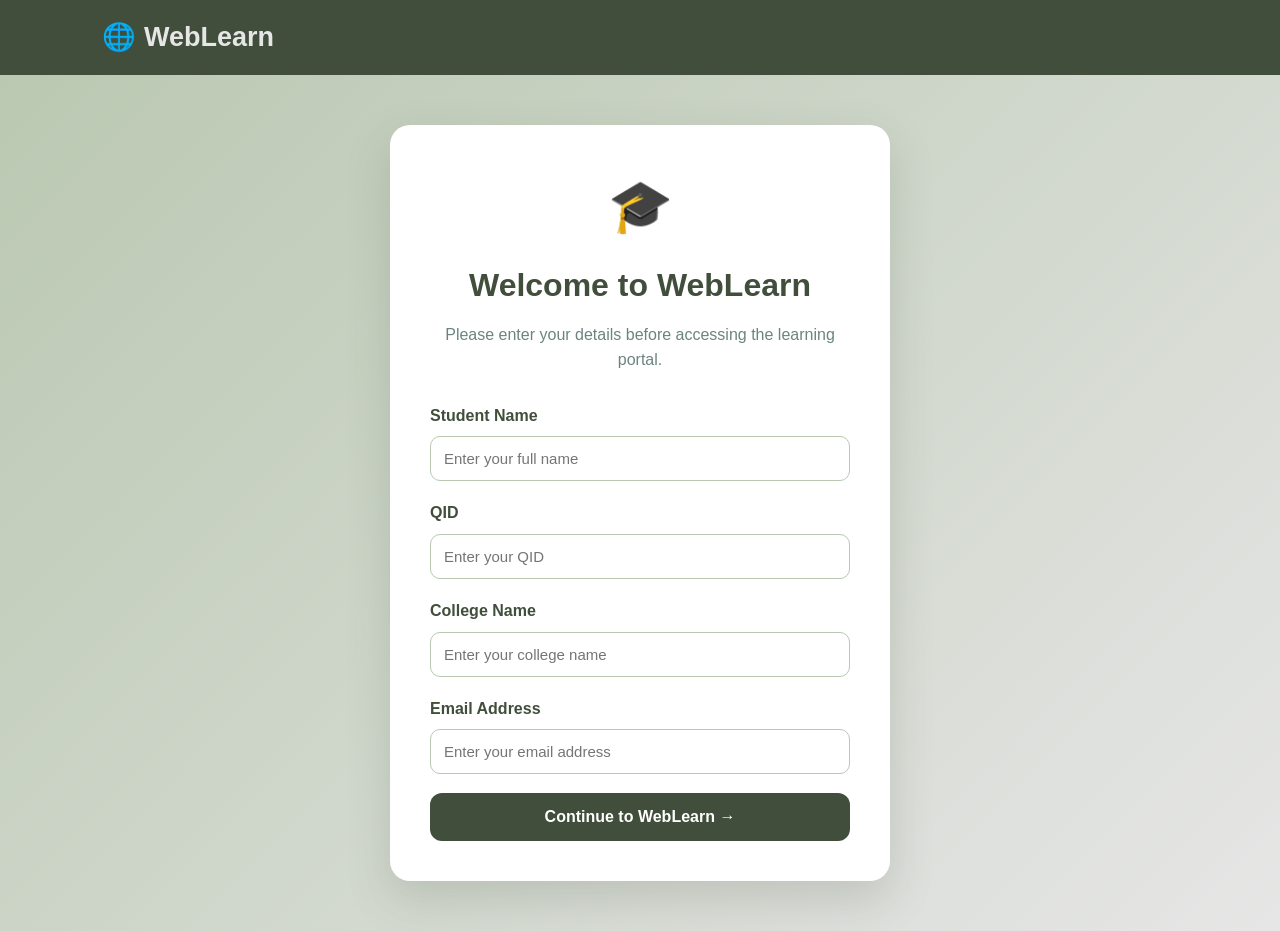
<file: index.html>
<!DOCTYPE html>
<html lang="en">

<head>
    <meta charset="UTF-8">
    <meta name="viewport" content="width=device-width, initial-scale=1.0">

    <title>Web Technology Learning Portal | WebLearn</title>

    <link rel="stylesheet" href="style.css">
</head>

<body>

    <!-- Navigation Bar -->
    <nav>
        <div class="logo">🌐 Web<span>Learn</span></div>

        <ul>
            <li><a href="index.html" class="active">Home</a></li>
            <li><a href="syllabus.html">Syllabus</a></li>
            <li><a href="notes.html">Notes</a></li>
            <li><a href="quiz.html">Quiz</a></li>
            <li><a href="feedback.html">Feedback</a></li>
            <li><button onclick="logout()" class="logout-btn">Logout</button></li>
        </ul>
    </nav>


    <!-- Home Section -->
    <section class="home">

        <div class="home-content">

            <p class="welcome-text">🎓 WEB TECHNOLOGY LEARNING PORTAL</p>

            <h1>Welcome, <span id="studentName">Student</span>! 👋</h1>

            <p class="home-description">
                Learn Web Technology with complete syllabus, detailed unit-wise
                notes, important questions and interactive quizzes.
            </p>

            <div class="home-buttons">
                <button onclick="openNotes()" class="primary-btn">
                    📚 Explore Notes
                </button>

                <button onclick="openQuiz()" class="secondary-btn">
                    📝 Take a Quiz
                </button>
            </div>

        </div>

    </section>


    <!-- Features Section -->
    <section class="features">

        <div class="section-heading">
            <p>LEARNING FEATURES</p>
            <h2>Everything You Need to Learn 🚀</h2>
            <span>Study, practice and test your Web Technology knowledge in one place.</span>
        </div>

        <div class="card-container">

            <!-- Syllabus Card -->
            <div class="card">
                <div class="card-icon">📋</div>
                <h3>Complete Syllabus</h3>
                <p>View the complete Web Technology syllabus organised unit-wise.</p>
                <a href="syllabus.html">View Syllabus →</a>
            </div>


            <!-- Notes Card -->
            <div class="card">
                <div class="card-icon">📚</div>
                <h3>Unit-wise Notes</h3>
                <p>Study detailed notes, examples and important topics for every unit.</p>
                <a href="notes.html">Explore Notes →</a>
            </div>


            <!-- Quiz Card -->
            <div class="card quiz-card">
                <div class="card-icon">📝</div>
                <h3>Practice Quiz</h3>
                <p>Test your knowledge with multiple-choice questions from all units.</p>
                <a href="quiz.html">Start Quiz →</a>
            </div>


            <!-- Feedback Card -->
            <div class="card">
                <div class="card-icon">💬</div>
                <h3>Feedback</h3>
                <p>Share your feedback and help us improve the learning portal.</p>
                <a href="feedback.html">Give Feedback →</a>
            </div>

        </div>

    </section>


    <!-- Footer -->
    <footer>
        <div>
            <h3>🌐 WebLearn</h3>
            <p>Your simple platform for learning Web Technology.</p>
        </div>

        <p class="copyright">
            © 2026 WebLearn | Web Technology Learning Portal
        </p>
    </footer>


    <script>

        // Student login check
        let name = localStorage.getItem("studentName");

        // Agar login nahi hai to Login Page par bhejo
        if (!name) {
            window.location.href = "login.html";
        } else {
            document.getElementById("studentName").textContent = name;
        }


        // Open Notes Page
        function openNotes() {
            window.location.href = "notes.html";
        }


        // Open Quiz Page
        function openQuiz() {
            window.location.href = "quiz.html";
        }


        // Logout Function
        function logout() {

            localStorage.removeItem("studentName");
            localStorage.removeItem("studentQid");
            localStorage.removeItem("collegeName");
            localStorage.removeItem("studentEmail");

            window.location.href = "login.html";
        }

    </script>

</body>

</html>
</file>
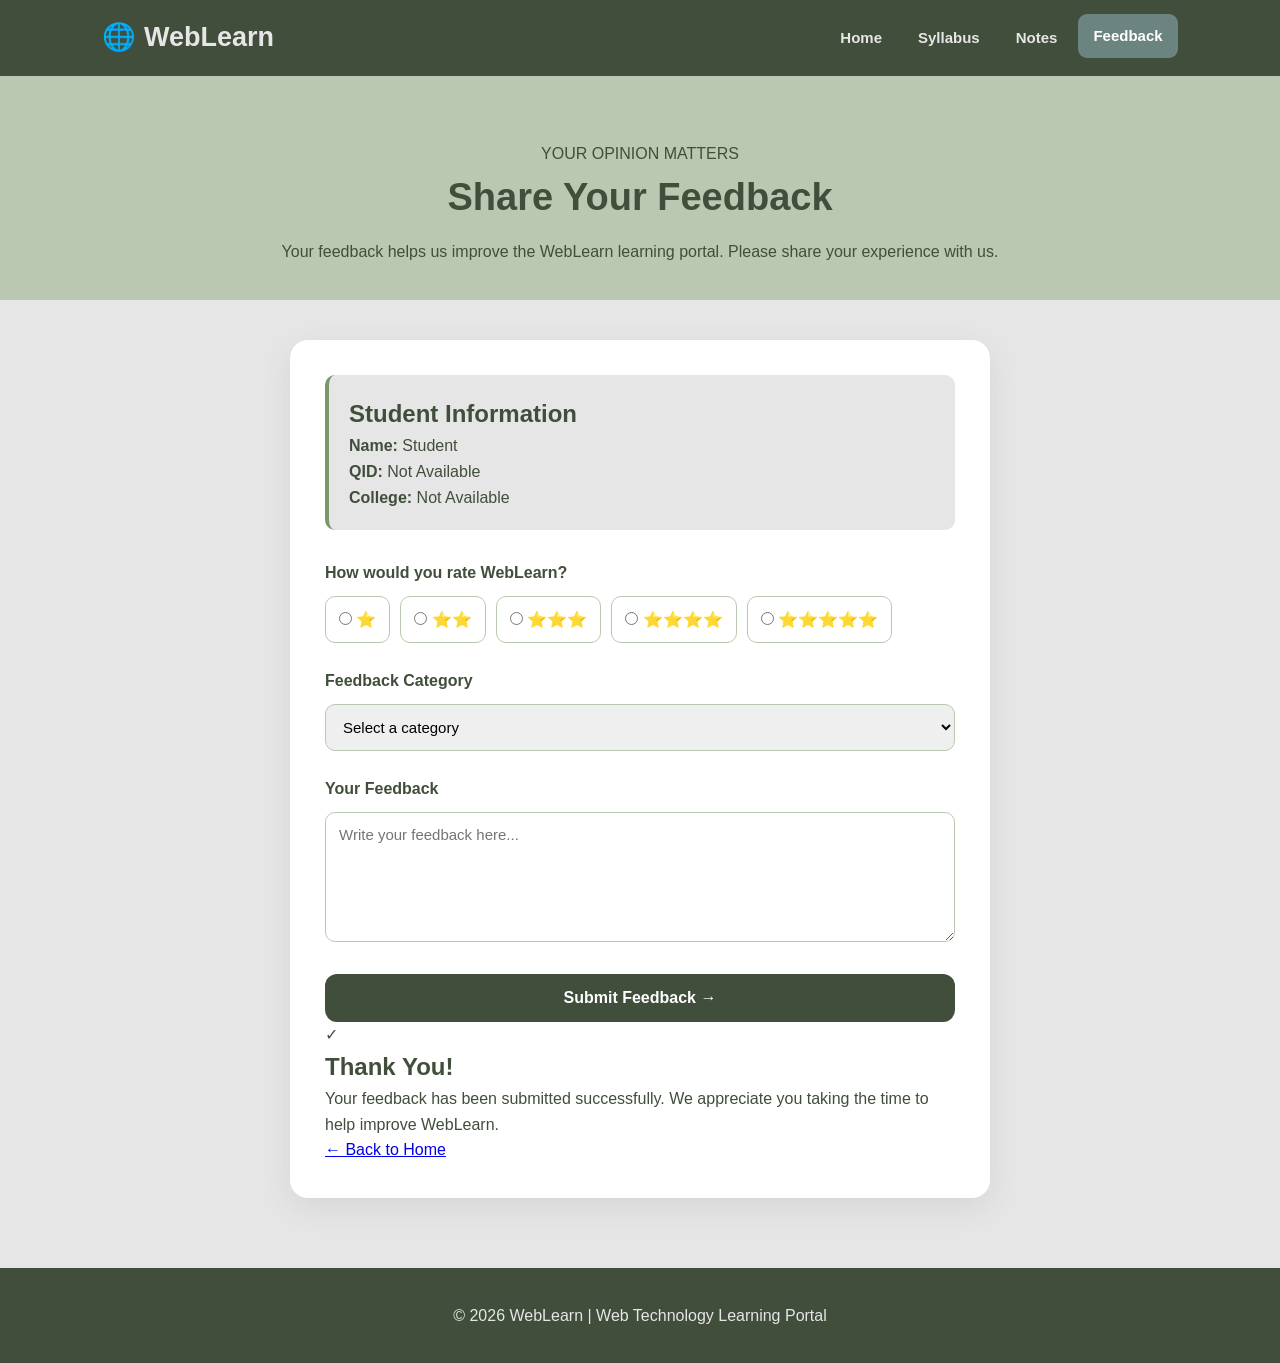
<file: feedback.html>
<!DOCTYPE html>
<html lang="en">

<head>
    <meta charset="UTF-8">
    <meta name="viewport" content="width=device-width, initial-scale=1.0">

    <title>Feedback | WebLearn</title>

    <link rel="stylesheet" href="style.css">
</head>

<body>

    <!-- Navigation -->
    <nav>
        <div class="logo">🌐 WebLearn</div>

        <ul>
            <li><a href="index.html">Home</a></li>
            <li><a href="syllabus.html">Syllabus</a></li>
            <li><a href="notes.html">Notes</a></li>
            <li><a href="feedback.html" class="active">Feedback</a></li>
        </ul>
    </nav>


    <!-- Feedback Header -->
    <section class="feedback-header">

        <p class="small-title">YOUR OPINION MATTERS</p>

        <h1>Share Your Feedback</h1>

        <p>
            Your feedback helps us improve the WebLearn learning portal.
            Please share your experience with us.
        </p>

    </section>


    <!-- Feedback Form -->
    <main class="feedback-page">

        <div class="feedback-container">

            <!-- Student Information -->
            <div class="student-info">

                <h2>Student Information</h2>

                <p>
                    <strong>Name:</strong>
                    <span id="displayName">Student</span>
                </p>

                <p>
                    <strong>QID:</strong>
                    <span id="displayQid">Not Available</span>
                </p>

                <p>
                    <strong>College:</strong>
                    <span id="displayCollege">Not Available</span>
                </p>

            </div>


            <form id="feedbackForm">

                <!-- Rating -->
                <div class="form-group">

                    <label>How would you rate WebLearn?</label>

                    <div class="rating-options">

                        <label>
                            <input type="radio" name="rating" value="1" required>
                            ⭐
                        </label>

                        <label>
                            <input type="radio" name="rating" value="2">
                            ⭐⭐
                        </label>

                        <label>
                            <input type="radio" name="rating" value="3">
                            ⭐⭐⭐
                        </label>

                        <label>
                            <input type="radio" name="rating" value="4">
                            ⭐⭐⭐⭐
                        </label>

                        <label>
                            <input type="radio" name="rating" value="5">
                            ⭐⭐⭐⭐⭐
                        </label>

                    </div>

                </div>


                <!-- Feedback Category -->
                <div class="form-group">

                    <label for="category">Feedback Category</label>

                    <select id="category" required>
                        <option value="">Select a category</option>
                        <option value="Notes Quality">Notes Quality</option>
                        <option value="Website Design">Website Design</option>
                        <option value="Syllabus Content">Syllabus Content</option>
                        <option value="Technical Issue">Technical Issue</option>
                        <option value="Other">Other</option>
                    </select>

                </div>


                <!-- Feedback Message -->
                <div class="form-group">

                    <label for="message">Your Feedback</label>

                    <textarea
                        id="message"
                        rows="6"
                        placeholder="Write your feedback here..."
                        required></textarea>

                </div>


                <button type="submit" class="submit-feedback">
                    Submit Feedback →
                </button>

            </form>


            <!-- Success Message -->
            <div id="successMessage" class="success-message">

                <div class="success-icon">✓</div>

                <h2>Thank You!</h2>

                <p>
                    Your feedback has been submitted successfully.
                    We appreciate you taking the time to help improve WebLearn.
                </p>

                <a href="index.html" class="home-link">
                    ← Back to Home
                </a>

            </div>

        </div>

    </main>


    <!-- Footer -->
    <footer>
        <p>© 2026 WebLearn | Web Technology Learning Portal</p>
    </footer>


    <script>

        let studentName = localStorage.getItem("studentName");
        let studentQid = localStorage.getItem("studentQid");
        let collegeName = localStorage.getItem("collegeName");


        if (studentName) {
            document.getElementById("displayName").textContent = studentName;
        }

        if (studentQid) {
            document.getElementById("displayQid").textContent = studentQid;
        }

        if (collegeName) {
            document.getElementById("displayCollege").textContent = collegeName;
        }


        document.getElementById("feedbackForm").addEventListener("submit", function(event) {

            event.preventDefault();

            let selectedRating = document.querySelector(
                'input[name="rating"]:checked'
            );

            if (!selectedRating) {
                alert("Please select a rating.");
                return;
            }

            let rating = selectedRating.value;
            let category = document.getElementById("category").value;
            let message = document.getElementById("message").value;


            localStorage.setItem("feedbackRating", rating);
            localStorage.setItem("feedbackCategory", category);
            localStorage.setItem("feedbackMessage", message);


            document.getElementById("feedbackForm").style.display = "none";
            document.getElementById("successMessage").style.display = "block";

        });

    </script>

</body>

</html>
</file>
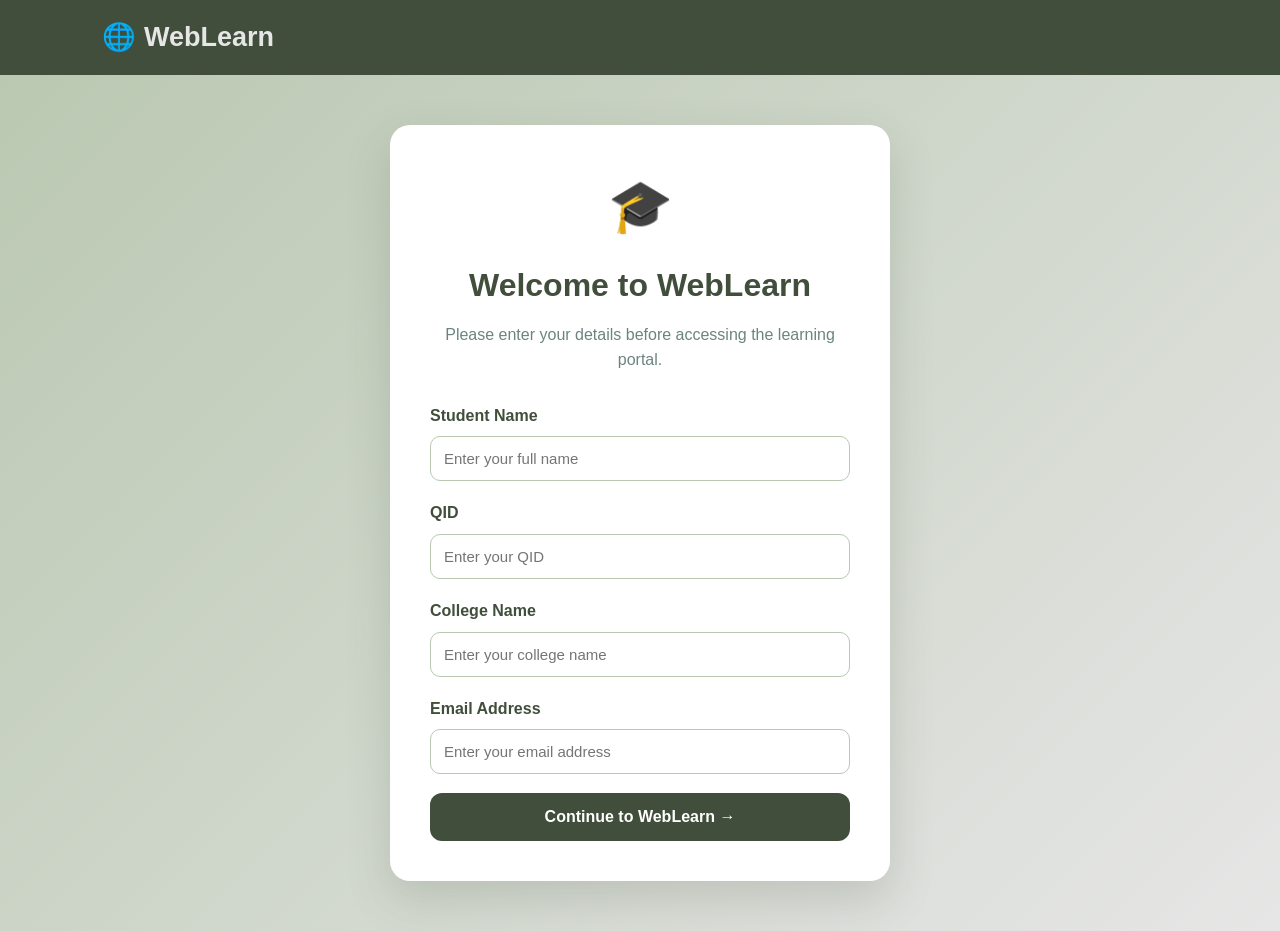
<file: login.html>
<!DOCTYPE html>
<html lang="en">

<head>
    <meta charset="UTF-8">
    <meta name="viewport" content="width=device-width, initial-scale=1.0">

    <title>Student Details | WebLearn</title>

    <link rel="stylesheet" href="style.css">
</head>

<body>

    <nav>
        <div class="logo">🌐 WebLearn</div>
    </nav>


    <main class="student-page">

        <div class="student-box">

            <div class="student-icon">🎓</div>

            <h1>Welcome to WebLearn</h1>

            <p class="student-text">
                Please enter your details before accessing the learning portal.
            </p>


            <form id="studentForm">

                <!-- Student Name -->
                <div class="input-group">
                    <label>Student Name</label>
                    <input type="text"
                           id="studentName"
                           placeholder="Enter your full name"
                           required>
                </div>


                <!-- QID -->
                <div class="input-group">
                    <label>QID</label>
                    <input type="text"
                           id="studentQid"
                           placeholder="Enter your QID"
                           required>
                </div>


                <!-- College Name -->
                <div class="input-group">
                    <label>College Name</label>
                    <input type="text"
                           id="collegeName"
                           placeholder="Enter your college name"
                           required>
                </div>


                <!-- Email Address -->
                <div class="input-group">
                    <label>Email Address</label>
                    <input type="email"
                           id="studentEmail"
                           placeholder="Enter your email address"
                           required>
                </div>


                <button type="submit" class="continue-btn">
                    Continue to WebLearn →
                </button>

            </form>

        </div>

    </main>


    <script>

        document.getElementById("studentForm").addEventListener("submit", function(event) {

            event.preventDefault();

            let name = document.getElementById("studentName").value;
            let qid = document.getElementById("studentQid").value;
            let college = document.getElementById("collegeName").value;
            let email = document.getElementById("studentEmail").value;


            // Save student details in browser
            localStorage.setItem("studentName", name);
            localStorage.setItem("studentQid", qid);
            localStorage.setItem("collegeName", college);
            localStorage.setItem("studentEmail", email);


            // Open Home Page
            window.location.href = "index.html";

        });

    </script>

</body>

</html>
</file>
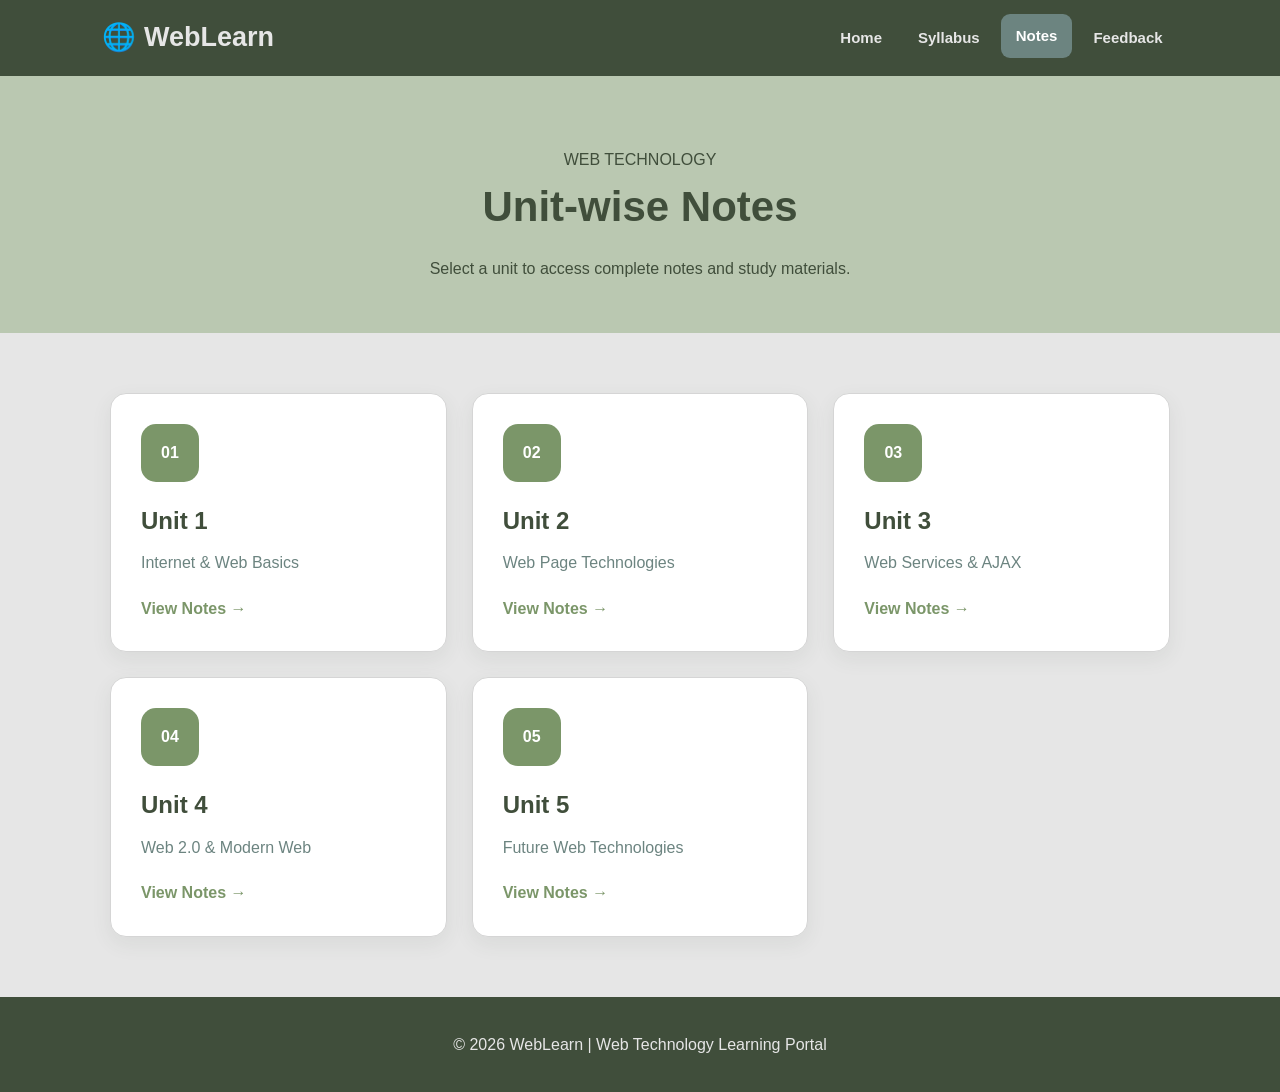
<file: notes.html>
<!DOCTYPE html>
<html lang="en">

<head>
    <meta charset="UTF-8">
    <meta name="viewport" content="width=device-width, initial-scale=1.0">

    <title>Notes | WebLearn</title>

    <link rel="stylesheet" href="style.css">
</head>

<body>

    <!-- Navigation -->
    <nav>
        <div class="logo">🌐 WebLearn</div>

        <ul>
            <li><a href="index.html">Home</a></li>
            <li><a href="syllabus.html">Syllabus</a></li>
            <li><a href="notes.html" class="active">Notes</a></li>
            <li><a href="#">Feedback</a></li>
        </ul>
    </nav>


    <!-- Notes Header -->
    <section class="notes-header">

        <p class="small-title">WEB TECHNOLOGY</p>

        <h1>Unit-wise Notes</h1>

        <p>
            Select a unit to access complete notes and study materials.
        </p>

    </section>


    <!-- Unit Cards -->
    <main class="notes-page">

        <div class="notes-grid">

            <!-- Unit 1 -->
            <a href="unit1.html" class="note-card">
                <div class="note-number">01</div>
                <h2>Unit 1</h2>
                <p>Internet & Web Basics</p>
                <span>View Notes →</span>
            </a>


            <!-- Unit 2 -->
            <a href="unit2.html" class="note-card">
                <div class="note-number">02</div>
                <h2>Unit 2</h2>
                <p>Web Page Technologies</p>
                <span>View Notes →</span>
            </a>


            <!-- Unit 3 -->
            <a href="unit3.html" class="note-card">
                <div class="note-number">03</div>
                <h2>Unit 3</h2>
                <p>Web Services & AJAX</p>
                <span>View Notes →</span>
            </a>


            <!-- Unit 4 -->
            <a href="unit4.html" class="note-card">
                <div class="note-number">04</div>
                <h2>Unit 4</h2>
                <p>Web 2.0 & Modern Web</p>
                <span>View Notes →</span>
            </a>


            <!-- Unit 5 -->
            <a href="unit5.html" class="note-card">
                <div class="note-number">05</div>
                <h2>Unit 5</h2>
                <p>Future Web Technologies</p>
                <span>View Notes →</span>
            </a>

        </div>

    </main>


    <!-- Footer -->
    <footer>
        <p>© 2026 WebLearn | Web Technology Learning Portal</p>
    </footer>

</body>
</html>
</file>
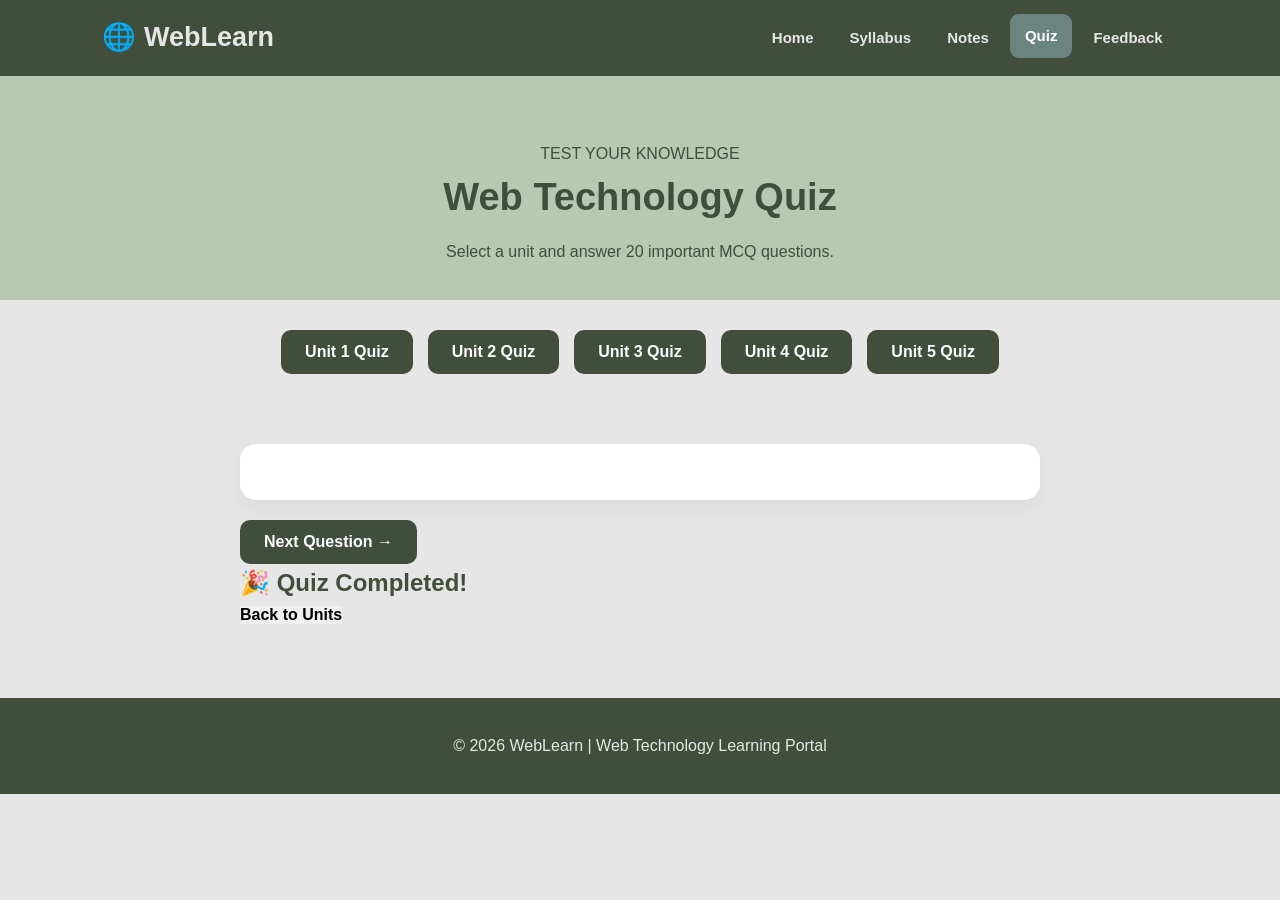
<file: quiz.html>
<!DOCTYPE html>
<html lang="en">
<head>
    <meta charset="UTF-8">
    <meta name="viewport" content="width=device-width, initial-scale=1.0">
    <title>Quiz | WebLearn</title>
    <link rel="stylesheet" href="style.css">
</head>

<body>

    <!-- Navigation -->
    <nav>
        <div class="logo">🌐 WebLearn</div>

        <ul>
            <li><a href="index.html">Home</a></li>
            <li><a href="syllabus.html">Syllabus</a></li>
            <li><a href="notes.html">Notes</a></li>
            <li><a href="quiz.html" class="active">Quiz</a></li>
            <li><a href="feedback.html">Feedback</a></li>
        </ul>
    </nav>


    <!-- Quiz Header -->
    <section class="quiz-header">
        <p class="small-title">TEST YOUR KNOWLEDGE</p>
        <h1>Web Technology Quiz</h1>
        <p>Select a unit and answer 20 important MCQ questions.</p>
    </section>


    <!-- Unit Selection -->
    <div class="unit-selection" id="unitSelection">

        <button onclick="startQuiz(1)">Unit 1 Quiz</button>
        <button onclick="startQuiz(2)">Unit 2 Quiz</button>
        <button onclick="startQuiz(3)">Unit 3 Quiz</button>
        <button onclick="startQuiz(4)">Unit 4 Quiz</button>
        <button onclick="startQuiz(5)">Unit 5 Quiz</button>

    </div>


    <!-- Quiz Area -->
    <main class="quiz-page">

        <div id="quizArea" class="quiz-area">

            <h2 id="unitTitle"></h2>

            <p id="questionNumber"></p>

            <div class="question-box">

                <h3 id="questionText"></h3>

                <div id="options"></div>

            </div>

            <button onclick="nextQuestion()" id="nextBtn">
                Next Question →
            </button>

        </div>


        <!-- Result Area -->
        <div id="resultArea" class="result-area">

            <h2>🎉 Quiz Completed!</h2>

            <p id="scoreText"></p>

            <button onclick="restartQuiz()">
                Back to Units
            </button>

        </div>

    </main>


    <!-- Footer -->
    <footer>
        <p>© 2026 WebLearn | Web Technology Learning Portal</p>
    </footer>


<script>

    // =====================================
    // UNIT 1 QUESTIONS
    // =====================================

    const unit1 = [

        {
            question: "What does WWW stand for?",
            options: [
                "World Wide Web",
                "World Web Wide",
                "Wide World Web",
                "Web World Wide"
            ],
            answer: 0
        },

        {
            question: "What is the full form of URL?",
            options: [
                "Uniform Resource Locator",
                "Universal Resource Link",
                "Uniform Reference Link",
                "Universal Reference Locator"
            ],
            answer: 0
        },

        {
            question: "Which protocol is mainly used to transfer web pages?",
            options: [
                "HTTP",
                "FTP",
                "SMTP",
                "TCP"
            ],
            answer: 0
        },

        {
            question: "Which is a secure version of HTTP?",
            options: [
                "HTTPS",
                "HTML",
                "FTP",
                "DNS"
            ],
            answer: 0
        },

        {
            question: "What is the main purpose of a web browser?",
            options: [
                "Display web pages",
                "Create hardware",
                "Print documents",
                "Store electricity"
            ],
            answer: 0
        },

        {
            question: "Which of the following is a web browser?",
            options: [
                "Google Chrome",
                "MySQL",
                "Windows",
                "Linux"
            ],
            answer: 0
        },

        {
            question: "What does DNS convert?",
            options: [
                "Domain names into IP addresses",
                "Images into videos",
                "HTML into CSS",
                "Text into hardware"
            ],
            answer: 0
        },

        {
            question: "What is an IP address used for?",
            options: [
                "Identifying a device on a network",
                "Creating HTML",
                "Styling a page",
                "Printing documents"
            ],
            answer: 0
        },

        {
            question: "What is a website?",
            options: [
                "A collection of related web pages",
                "A computer keyboard",
                "An operating system",
                "A network cable"
            ],
            answer: 0
        },

        {
            question: "Which language structures a web page?",
            options: [
                "HTML",
                "CSS",
                "SQL",
                "DNS"
            ],
            answer: 0
        },

        {
            question: "Which technology is mainly used for styling web pages?",
            options: [
                "CSS",
                "HTML",
                "HTTP",
                "URL"
            ],
            answer: 0
        },

        {
            question: "Which technology makes a web page interactive?",
            options: [
                "JavaScript",
                "DNS",
                "URL",
                "FTP"
            ],
            answer: 0
        },

        {
            question: "What is the Internet?",
            options: [
                "A global network of connected computers",
                "A single computer",
                "A web browser",
                "A programming language"
            ],
            answer: 0
        },

        {
            question: "Which is an example of a domain name?",
            options: [
                "example.com",
                "192.168.1.1",
                "HTML",
                "Chrome"
            ],
            answer: 0
        },

        {
            question: "What does a web server do?",
            options: [
                "Stores and delivers web pages",
                "Prints documents",
                "Creates keyboards",
                "Scans images"
            ],
            answer: 0
        },

        {
            question: "Which device helps connect a network to the Internet?",
            options: [
                "Router",
                "Monitor",
                "Printer",
                "Keyboard"
            ],
            answer: 0
        },

        {
            question: "Which of these is a search engine?",
            options: [
                "Google",
                "Chrome",
                "Firefox",
                "HTML"
            ],
            answer: 0
        },

        {
            question: "What is a hyperlink used for?",
            options: [
                "Connecting one web page to another",
                "Changing computer hardware",
                "Printing a document",
                "Creating an IP address"
            ],
            answer: 0
        },

        {
            question: "Which component displays a website to the user?",
            options: [
                "Web browser",
                "Web server",
                "Router",
                "DNS"
            ],
            answer: 0
        },

        {
            question: "Which combination is commonly used for web development?",
            options: [
                "HTML, CSS and JavaScript",
                "HTTP, DNS and FTP",
                "Monitor, Keyboard and Mouse",
                "CPU, RAM and ROM"
            ],
            answer: 0
        }
    ];


    // =====================================
    // UNIT 2 QUESTIONS
    // =====================================

    const unit2 = [

        {
            question: "What does HTML stand for?",
            options: [
                "Hyper Text Markup Language",
                "High Text Machine Language",
                "Hyper Tool Markup Language",
                "Home Text Markup Language"
            ],
            answer: 0
        },

        {
            question: "Which tag is used for the largest heading?",
            options: ["<h1>", "<h6>", "<head>", "<title>"],
            answer: 0
        },

        {
            question: "Which HTML tag creates a paragraph?",
            options: ["<p>", "<para>", "<text>", "<pg>"],
            answer: 0
        },

        {
            question: "Which tag is used to create a hyperlink?",
            options: ["<a>", "<link>", "<href>", "<url>"],
            answer: 0
        },

        {
            question: "Which attribute specifies the destination of a link?",
            options: ["href", "src", "alt", "class"],
            answer: 0
        },

        {
            question: "Which tag is used to display an image?",
            options: ["<img>", "<image>", "<picture>", "<src>"],
            answer: 0
        },

        {
            question: "Which attribute provides alternative text for an image?",
            options: ["alt", "src", "href", "style"],
            answer: 0
        },

        {
            question: "Which tag creates an unordered list?",
            options: ["<ul>", "<ol>", "<li>", "<list>"],
            answer: 0
        },

        {
            question: "Which tag creates an ordered list?",
            options: ["<ol>", "<ul>", "<li>", "<order>"],
            answer: 0
        },

        {
            question: "Which tag is used for a list item?",
            options: ["<li>", "<ul>", "<ol>", "<item>"],
            answer: 0
        },

        {
            question: "Which tag creates a table?",
            options: ["<table>", "<tab>", "<tr>", "<td>"],
            answer: 0
        },

        {
            question: "Which tag creates a table row?",
            options: ["<tr>", "<td>", "<th>", "<table>"],
            answer: 0
        },

        {
            question: "Which tag creates a table data cell?",
            options: ["<td>", "<tr>", "<th>", "<table>"],
            answer: 0
        },

        {
            question: "Which tag creates a form?",
            options: ["<form>", "<input>", "<button>", "<label>"],
            answer: 0
        },

        {
            question: "Which input type is used for an email address?",
            options: ["email", "text", "password", "number"],
            answer: 0
        },

        {
            question: "Which attribute makes a form field mandatory?",
            options: ["required", "mandatory", "validate", "check"],
            answer: 0
        },

        {
            question: "Which tag creates a button?",
            options: ["<button>", "<inputbutton>", "<click>", "<btn>"],
            answer: 0
        },

        {
            question: "Which tag is used to insert a line break?",
            options: ["<br>", "<break>", "<lb>", "<hr>"],
            answer: 0
        },

        {
            question: "Which tag is used to create a horizontal line?",
            options: ["<hr>", "<br>", "<line>", "<p>"],
            answer: 0
        },

        {
            question: "Which section usually contains metadata about an HTML document?",
            options: ["<head>", "<body>", "<footer>", "<main>"],
            answer: 0
        }
    ];


    // =====================================
    // UNIT 3 QUESTIONS - CSS
    // =====================================

    const unit3 = [

        {
            question: "What does CSS stand for?",
            options: [
                "Cascading Style Sheets",
                "Computer Style Sheets",
                "Creative Style System",
                "Colorful Style Sheets"
            ],
            answer: 0
        },

        {
            question: "Which symbol is used for an ID selector in CSS?",
            options: ["#", ".", "*", "@"],
            answer: 0
        },

        {
            question: "Which symbol is used for a class selector?",
            options: [".", "#", "*", "&"],
            answer: 0
        },

        {
            question: "Which property changes the text color?",
            options: ["color", "font-color", "text-color", "background"],
            answer: 0
        },

        {
            question: "Which property changes the background color?",
            options: ["background-color", "color", "bgcolor", "background-style"],
            answer: 0
        },

        {
            question: "Which property changes the font size?",
            options: ["font-size", "text-size", "font-style", "size"],
            answer: 0
        },

        {
            question: "Which property makes text bold?",
            options: ["font-weight", "font-bold", "text-weight", "bold"],
            answer: 0
        },

        {
            question: "Which CSS property adds space inside an element?",
            options: ["padding", "margin", "border", "spacing"],
            answer: 0
        },

        {
            question: "Which CSS property adds space outside an element?",
            options: ["margin", "padding", "border", "gap"],
            answer: 0
        },

        {
            question: "Which property controls the width of an element?",
            options: ["width", "size", "length", "element-width"],
            answer: 0
        },

        {
            question: "Which property controls the height of an element?",
            options: ["height", "size", "length", "element-height"],
            answer: 0
        },

        {
            question: "Which CSS property creates rounded corners?",
            options: ["border-radius", "corner-radius", "border-style", "radius"],
            answer: 0
        },

        {
            question: "Which property is used to change the border color?",
            options: ["border-color", "color", "border-style", "outline"],
            answer: 0
        },

        {
            question: "Which value makes an element a flexible container?",
            options: ["display: flex", "display: block", "display: none", "position: fixed"],
            answer: 0
        },

        {
            question: "Which property is commonly used to center items in a flex container?",
            options: ["justify-content", "font-size", "border", "position"],
            answer: 0
        },

        {
            question: "Which CSS property adds a shadow around an element?",
            options: ["box-shadow", "text-shadow-only", "element-shadow", "shadow"],
            answer: 0
        },

        {
            question: "Which property changes the mouse cursor on hover?",
            options: ["cursor", "mouse", "pointer-style", "hover"],
            answer: 0
        },

        {
            question: "Which pseudo-class is used when the mouse is over an element?",
            options: [":hover", ":click", ":focus", ":active-link"],
            answer: 0
        },

        {
            question: "Which property can animate a change smoothly?",
            options: ["transition", "transform-only", "animation-name", "position"],
            answer: 0
        },

        {
            question: "Which CSS feature helps create responsive layouts for different screen sizes?",
            options: ["Media queries", "HTML forms", "DNS", "URL"],
            answer: 0
        }
    ];


    // =====================================
    // UNIT 4 QUESTIONS - JAVASCRIPT
    // =====================================

    const unit4 = [

        {
            question: "What is JavaScript mainly used for?",
            options: [
                "Making web pages interactive",
                "Creating computer hardware",
                "Replacing HTML completely",
                "Managing network cables"
            ],
            answer: 0
        },

        {
            question: "Which keyword can declare a variable?",
            options: ["let", "style", "link", "form"],
            answer: 0
        },

        {
            question: "Which keyword declares a constant?",
            options: ["const", "constant", "final", "fixed"],
            answer: 0
        },

        {
            question: "Which symbol is used for single-line comments?",
            options: ["//", "<!--", "##", "**"],
            answer: 0
        },

        {
            question: "Which function displays a message box?",
            options: ["alert()", "message()", "display()", "show()"],
            answer: 0
        },

        {
            question: "Which method selects an element using its ID?",
            options: [
                "document.getElementById()",
                "document.getName()",
                "document.selectId()",
                "document.find()"
            ],
            answer: 0
        },

        {
            question: "Which event occurs when a user clicks an element?",
            options: ["click", "hover", "load", "change"],
            answer: 0
        },

        {
            question: "Which keyword is used to create a function?",
            options: ["function", "method", "create", "define"],
            answer: 0
        },

        {
            question: "Which operator checks equality and type in JavaScript?",
            options: ["===", "=", "++", "!="],
            answer: 0
        },

        {
            question: "Which data type stores true or false?",
            options: ["Boolean", "String", "Number", "Array"],
            answer: 0
        },

        {
            question: "Which loop is useful when the number of repetitions is known?",
            options: ["for loop", "switch", "if", "function"],
            answer: 0
        },

        {
            question: "Which statement is used to make decisions?",
            options: ["if", "loop", "array", "alert"],
            answer: 0
        },

        {
            question: "What does document.write() do?",
            options: [
                "Writes output to the document",
                "Deletes JavaScript",
                "Creates a CSS file",
                "Opens a database"
            ],
            answer: 0
        },

        {
            question: "Which operator adds two numbers?",
            options: ["+", "-", "*", "/"],
            answer: 0
        },

        {
            question: "Which method converts a JSON string into a JavaScript object?",
            options: ["JSON.parse()", "JSON.stringify()", "JSON.convert()", "JSON.object()"],
            answer: 0
        },

        {
            question: "Which method stores data in browser local storage?",
            options: [
                "localStorage.setItem()",
                "localStorage.save()",
                "localStorage.store()",
                "document.setItem()"
            ],
            answer: 0
        },

        {
            question: "Which method retrieves data from local storage?",
            options: [
                "localStorage.getItem()",
                "localStorage.read()",
                "localStorage.find()",
                "document.getItem()"
            ],
            answer: 0
        },

        {
            question: "Which event occurs when a web page finishes loading?",
            options: ["load", "click", "submit", "hover"],
            answer: 0
        },

        {
            question: "What is an array?",
            options: [
                "A collection of multiple values",
                "A single HTML tag",
                "A CSS property",
                "A web server"
            ],
            answer: 0
        },

        {
            question: "Which statement is used to return a value from a function?",
            options: ["return", "break", "continue", "stop"],
            answer: 0
        }
    ];


    // =====================================
    // UNIT 5 QUESTIONS - MODERN WEB
    // =====================================

    const unit5 = [

        {
            question: "What is a responsive website?",
            options: [
                "A website that adapts to different screen sizes",
                "A website without CSS",
                "A website that only works on computers",
                "A website with no images"
            ],
            answer: 0
        },

        {
            question: "Which technology is commonly used for responsive web design?",
            options: [
                "CSS Media Queries",
                "FTP",
                "DNS",
                "SMTP"
            ],
            answer: 0
        },

        {
            question: "What is a web application?",
            options: [
                "An application accessed through a web browser",
                "A computer keyboard",
                "A network cable",
                "Only a static image"
            ],
            answer: 0
        },

        {
            question: "What does cloud computing provide?",
            options: [
                "Computing services over the Internet",
                "Only computer hardware",
                "A new web browser",
                "A programming language"
            ],
            answer: 0
        },

        {
            question: "What is an API?",
            options: [
                "A way for software applications to communicate",
                "A type of web browser",
                "A CSS property",
                "An HTML heading"
            ],
            answer: 0
        },

        {
            question: "What does UI stand for?",
            options: [
                "User Interface",
                "Universal Internet",
                "User Input",
                "Unified Information"
            ],
            answer: 0
        },

        {
            question: "What does UX focus on?",
            options: [
                "User experience",
                "Internet speed only",
                "Computer hardware",
                "Database storage only"
            ],
            answer: 0
        },

        {
            question: "Which is an important web security practice?",
            options: [
                "Using HTTPS",
                "Sharing passwords",
                "Ignoring updates",
                "Using weak passwords"
            ],
            answer: 0
        },

        {
            question: "What is a Progressive Web App (PWA)?",
            options: [
                "A web application with app-like features",
                "A type of keyboard",
                "A database only",
                "A web server cable"
            ],
            answer: 0
        },

        {
            question: "What does SEO stand for?",
            options: [
                "Search Engine Optimization",
                "Secure Engine Operation",
                "System Error Output",
                "Search Email Option"
            ],
            answer: 0
        },

        {
            question: "Why is mobile-friendly design important?",
            options: [
                "Many users access websites on mobile devices",
                "It removes the need for HTML",
                "It makes the Internet offline",
                "It replaces web browsers"
            ],
            answer: 0
        },

        {
            question: "What is e-commerce?",
            options: [
                "Buying and selling online",
                "Writing HTML only",
                "Creating hardware",
                "Managing network cables"
            ],
            answer: 0
        },

        {
            question: "What is a database used for in web applications?",
            options: [
                "Storing and managing data",
                "Styling web pages",
                "Replacing a browser",
                "Creating a keyboard"
            ],
            answer: 0
        },

        {
            question: "What is web hosting?",
            options: [
                "Providing space and services to make a website available online",
                "Creating only HTML tags",
                "Designing a logo",
                "Installing a keyboard"
            ],
            answer: 0
        },

        {
            question: "What is a domain name?",
            options: [
                "A human-readable address of a website",
                "A type of CSS selector",
                "A JavaScript loop",
                "A computer monitor"
            ],
            answer: 0
        },

        {
            question: "Which technology helps websites exchange data with servers?",
            options: [
                "APIs",
                "Printers",
                "Monitors",
                "Keyboards"
            ],
            answer: 0
        },

        {
            question: "What is artificial intelligence used for on modern websites?",
            options: [
                "Providing intelligent and automated features",
                "Replacing all Internet cables",
                "Only changing text color",
                "Creating HTML tags manually"
            ],
            answer: 0
        },

        {
            question: "Which is an example of a modern online service?",
            options: [
                "Cloud storage",
                "Paper notebook",
                "Typewriter",
                "Network cable"
            ],
            answer: 0
        },

        {
            question: "What is accessibility in web design?",
            options: [
                "Making websites usable for different users and abilities",
                "Making websites available only to developers",
                "Removing all images",
                "Using only one screen size"
            ],
            answer: 0
        },

        {
            question: "Which is a benefit of modern web technology?",
            options: [
                "Access to information and services from anywhere",
                "Websites can only work offline",
                "No need for security",
                "No need for web browsers"
            ],
            answer: 0
        }
    ];


    // =====================================
    // QUIZ LOGIC
    // =====================================

    let currentQuestions = [];
    let currentQuestion = 0;
    let score = 0;
    let selectedUnit = 0;


    function startQuiz(unitNumber) {

        selectedUnit = unitNumber;

        if (unitNumber === 1) {
            currentQuestions = unit1;
        }
        else if (unitNumber === 2) {
            currentQuestions = unit2;
        }
        else if (unitNumber === 3) {
            currentQuestions = unit3;
        }
        else if (unitNumber === 4) {
            currentQuestions = unit4;
        }
        else if (unitNumber === 5) {
            currentQuestions = unit5;
        }

        currentQuestion = 0;
        score = 0;

        document.getElementById("unitSelection").style.display = "none";
        document.getElementById("quizArea").style.display = "block";
        document.getElementById("resultArea").style.display = "none";

        document.getElementById("unitTitle").textContent =
            "Unit " + selectedUnit + " Quiz";

        showQuestion();
    }


    function showQuestion() {

        let question = currentQuestions[currentQuestion];

        document.getElementById("questionNumber").textContent =
            "Question " + (currentQuestion + 1) + " of 20";

        document.getElementById("questionText").textContent =
            question.question;

        let optionsHTML = "";

        for (let i = 0; i < question.options.length; i++) {

            optionsHTML += `
                <label class="option-label">
                    <input type="radio" name="answer" value="${i}">
                    ${String.fromCharCode(65 + i)}. ${question.options[i]}
                </label>
            `;
        }

        document.getElementById("options").innerHTML = optionsHTML;


        if (currentQuestion === currentQuestions.length - 1) {
            document.getElementById("nextBtn").textContent = "Submit Quiz ✓";
        }
        else {
            document.getElementById("nextBtn").textContent = "Next Question →";
        }
    }


    function nextQuestion() {

        let selectedAnswer = document.querySelector(
            'input[name="answer"]:checked'
        );


        if (!selectedAnswer) {
            alert("Please select an answer before continuing.");
            return;
        }


        let answer = Number(selectedAnswer.value);

        if (answer === currentQuestions[currentQuestion].answer) {
            score++;
        }


        currentQuestion++;


        if (currentQuestion < currentQuestions.length) {
            showQuestion();
        }
        else {
            showResult();
        }
    }


    function showResult() {

        document.getElementById("quizArea").style.display = "none";
        document.getElementById("resultArea").style.display = "block";

        document.getElementById("scoreText").textContent =
            "Your Score: " + score + " / 20";
    }


    function restartQuiz() {

        document.getElementById("resultArea").style.display = "none";
        document.getElementById("unitSelection").style.display = "flex";
    }

</script>

</body>
</html>
</file>
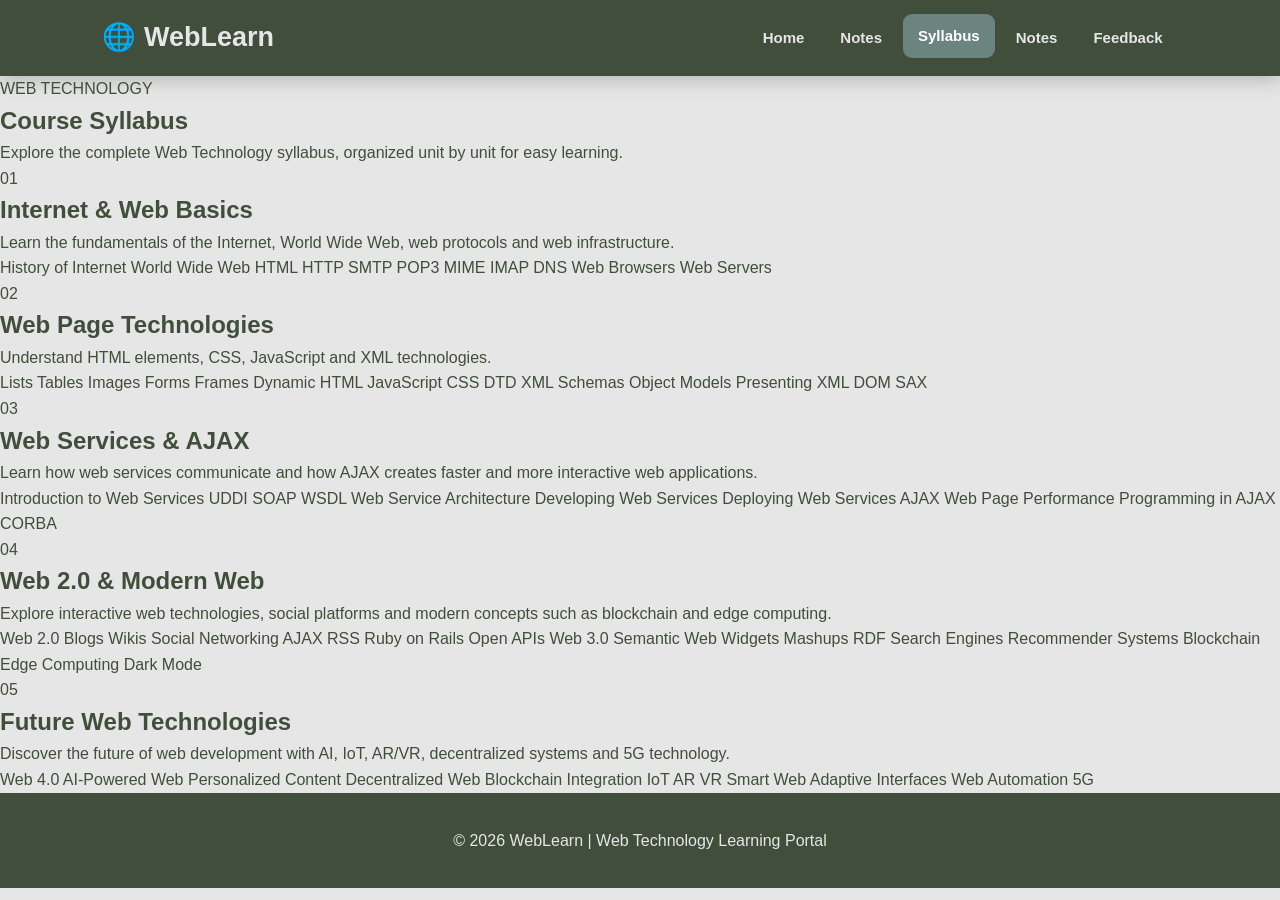
<file: syllabus.html>
<!DOCTYPE html>
<html lang="en">

<head>
    <meta charset="UTF-8">
    <meta name="viewport" content="width=device-width, initial-scale=1.0">

    <title>Syllabus | WebLearn</title>

    <link rel="stylesheet" href="style.css">
</head>

<body>

    <!-- Navigation -->
    <nav>
        <div class="logo">🌐 WebLearn</div>

        <ul>
            <li><a href="index.html">Home</a></li>
            <li><a href="notes.html">Notes</a></li>
            <li><a href="syllabus.html" class="active">Syllabus</a></li>
            <li><a href="#">Notes</a></li>
            <li><a href="#">Feedback</a></li>
        </ul>
    </nav>


    <!-- Page Header -->
    <section class="syllabus-header">

        <p class="small-title">WEB TECHNOLOGY</p>

        <h1>Course Syllabus</h1>

        <p>
            Explore the complete Web Technology syllabus, organized
            unit by unit for easy learning.
        </p>

    </section>


    <!-- Units -->
    <main class="syllabus-page">

        <!-- UNIT 1 -->
        <div class="unit-card">

            <div class="unit-number">01</div>

            <div class="unit-content">

                <h2>Internet & Web Basics</h2>

                <p class="unit-description">
                    Learn the fundamentals of the Internet, World Wide Web,
                    web protocols and web infrastructure.
                </p>

                <div class="topics">

                    <span>History of Internet</span>
                    <span>World Wide Web</span>
                    <span>HTML</span>
                    <span>HTTP</span>
                    <span>SMTP</span>
                    <span>POP3</span>
                    <span>MIME</span>
                    <span>IMAP</span>
                    <span>DNS</span>
                    <span>Web Browsers</span>
                    <span>Web Servers</span>

                </div>

            </div>

        </div>


        <!-- UNIT 2 -->
        <div class="unit-card">

            <div class="unit-number">02</div>

            <div class="unit-content">

                <h2>Web Page Technologies</h2>

                <p class="unit-description">
                    Understand HTML elements, CSS, JavaScript and XML technologies.
                </p>

                <div class="topics">

                    <span>Lists</span>
                    <span>Tables</span>
                    <span>Images</span>
                    <span>Forms</span>
                    <span>Frames</span>
                    <span>Dynamic HTML</span>
                    <span>JavaScript</span>
                    <span>CSS</span>
                    <span>DTD</span>
                    <span>XML Schemas</span>
                    <span>Object Models</span>
                    <span>Presenting XML</span>
                    <span>DOM</span>
                    <span>SAX</span>

                </div>

            </div>

        </div>


        <!-- UNIT 3 -->
        <div class="unit-card">

            <div class="unit-number">03</div>

            <div class="unit-content">

                <h2>Web Services & AJAX</h2>

                <p class="unit-description">
                    Learn how web services communicate and how AJAX creates
                    faster and more interactive web applications.
                </p>

                <div class="topics">

                    <span>Introduction to Web Services</span>
                    <span>UDDI</span>
                    <span>SOAP</span>
                    <span>WSDL</span>
                    <span>Web Service Architecture</span>
                    <span>Developing Web Services</span>
                    <span>Deploying Web Services</span>
                    <span>AJAX</span>
                    <span>Web Page Performance</span>
                    <span>Programming in AJAX</span>
                    <span>CORBA</span>

                </div>

            </div>

        </div>


        <!-- UNIT 4 -->
        <div class="unit-card">

            <div class="unit-number">04</div>

            <div class="unit-content">

                <h2>Web 2.0 & Modern Web</h2>

                <p class="unit-description">
                    Explore interactive web technologies, social platforms
                    and modern concepts such as blockchain and edge computing.
                </p>

                <div class="topics">

                    <span>Web 2.0</span>
                    <span>Blogs</span>
                    <span>Wikis</span>
                    <span>Social Networking</span>
                    <span>AJAX</span>
                    <span>RSS</span>
                    <span>Ruby on Rails</span>
                    <span>Open APIs</span>
                    <span>Web 3.0</span>
                    <span>Semantic Web</span>
                    <span>Widgets</span>
                    <span>Mashups</span>
                    <span>RDF</span>
                    <span>Search Engines</span>
                    <span>Recommender Systems</span>
                    <span>Blockchain</span>
                    <span>Edge Computing</span>
                    <span>Dark Mode</span>

                </div>

            </div>

        </div>


        <!-- UNIT 5 -->
        <div class="unit-card">

            <div class="unit-number">05</div>

            <div class="unit-content">

                <h2>Future Web Technologies</h2>

                <p class="unit-description">
                    Discover the future of web development with AI, IoT,
                    AR/VR, decentralized systems and 5G technology.
                </p>

                <div class="topics">

                    <span>Web 4.0</span>
                    <span>AI-Powered Web</span>
                    <span>Personalized Content</span>
                    <span>Decentralized Web</span>
                    <span>Blockchain Integration</span>
                    <span>IoT</span>
                    <span>AR</span>
                    <span>VR</span>
                    <span>Smart Web</span>
                    <span>Adaptive Interfaces</span>
                    <span>Web Automation</span>
                    <span>5G</span>

                </div>

            </div>

        </div>

    </main>


    <!-- Footer -->
    <footer>
        <p>© 2026 WebLearn | Web Technology Learning Portal</p>
    </footer>

</body>
</html>
</file>
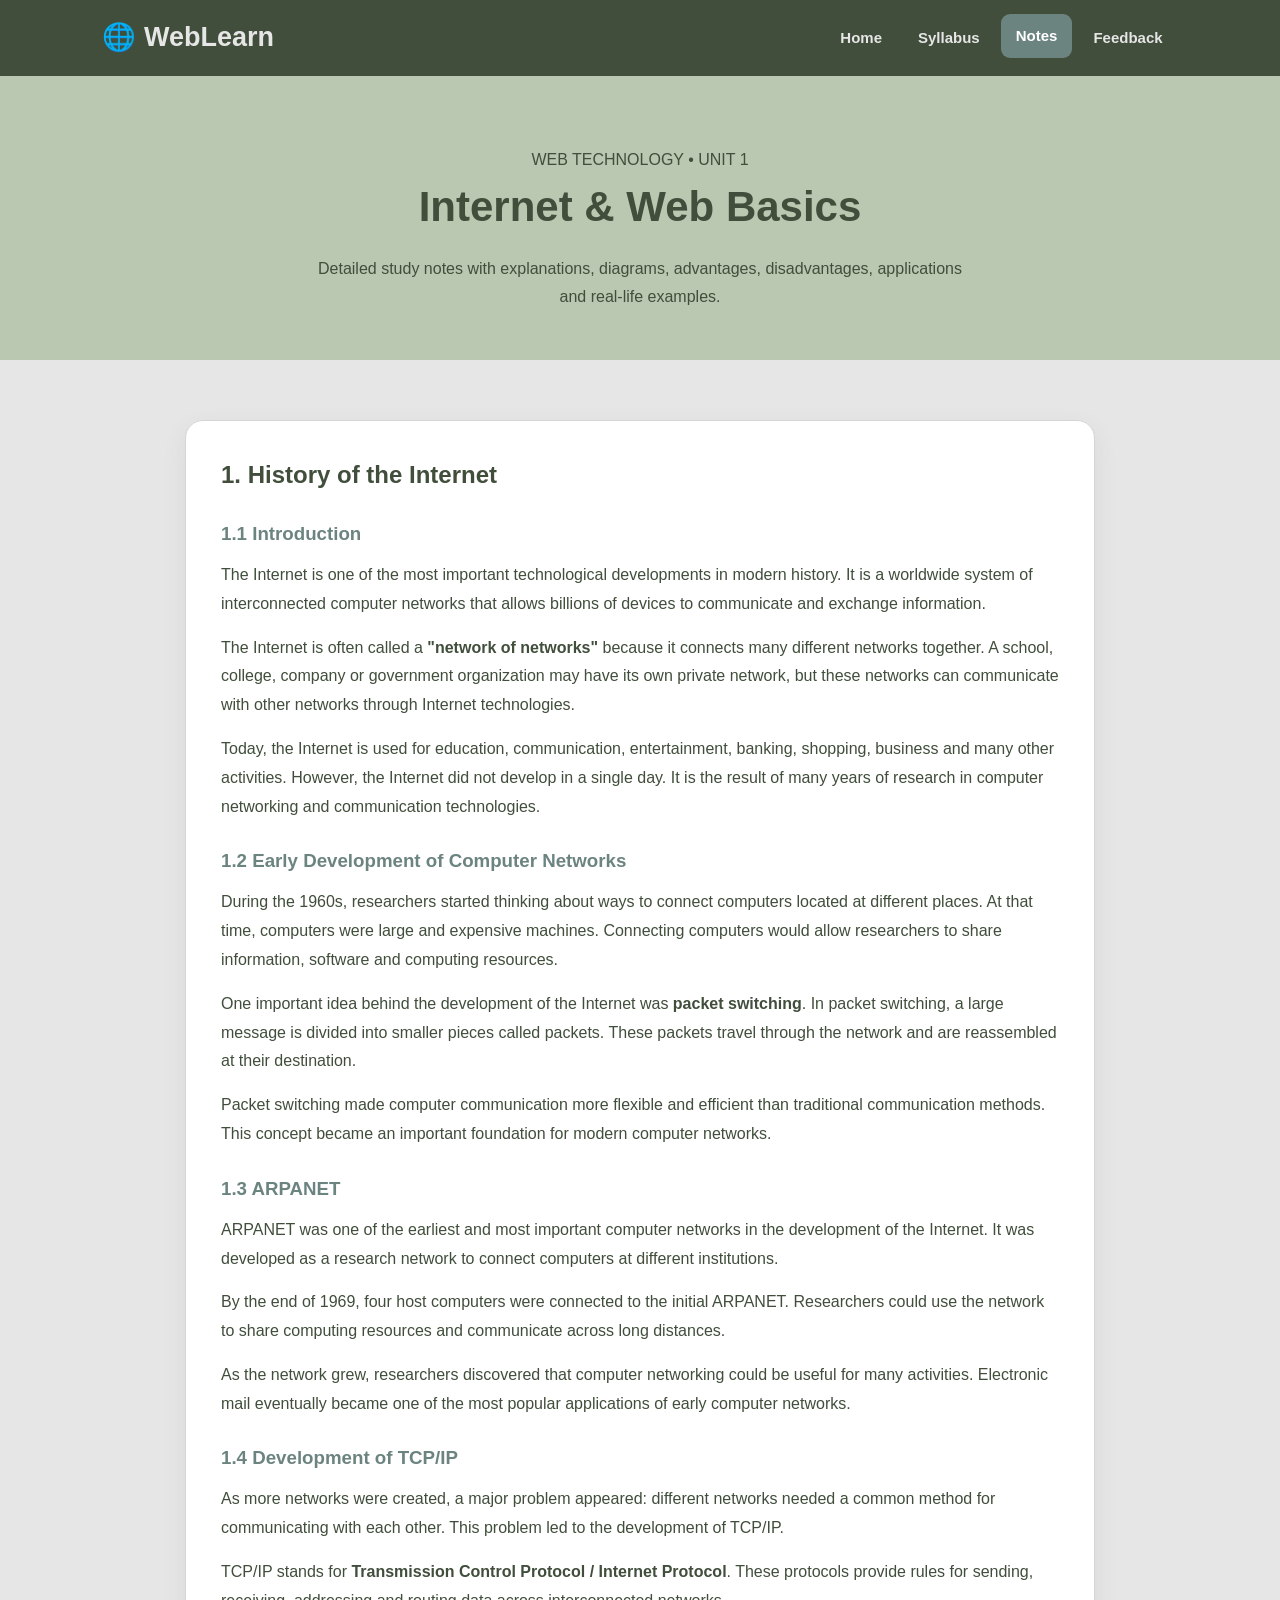
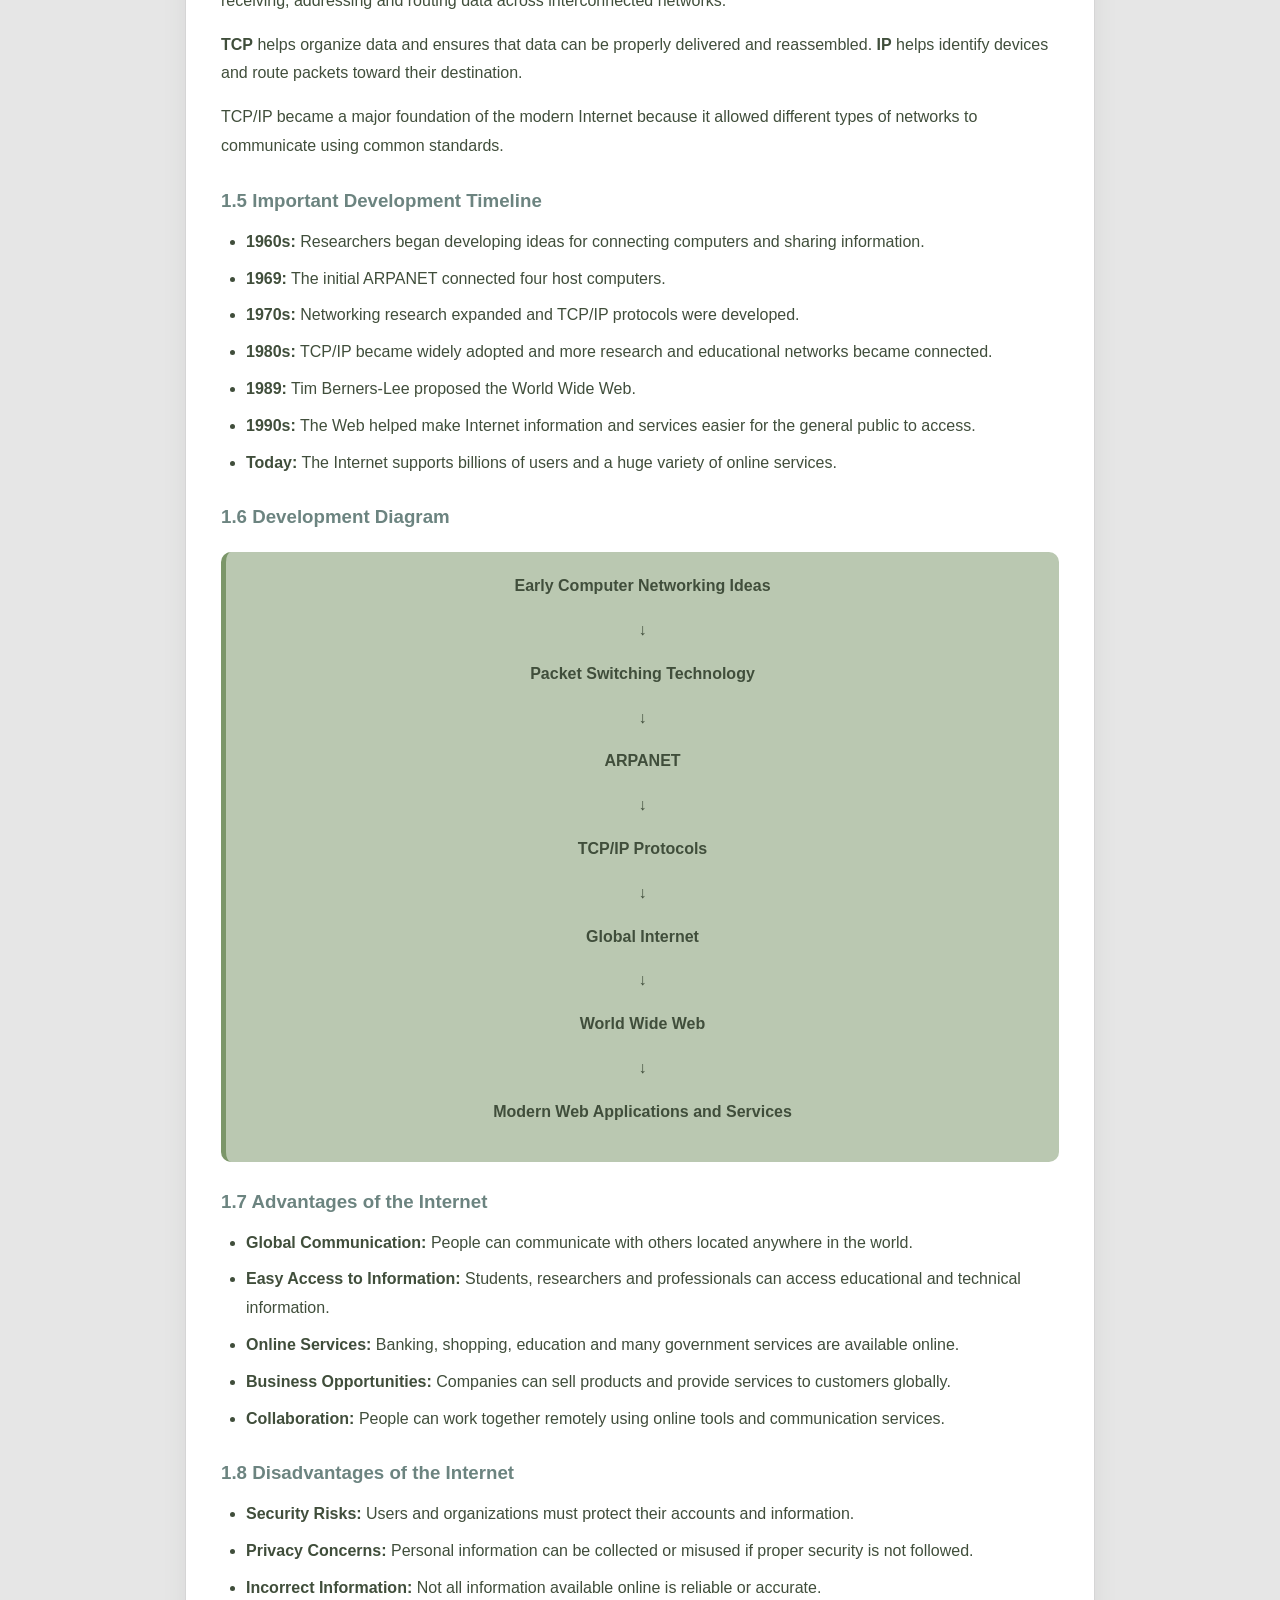
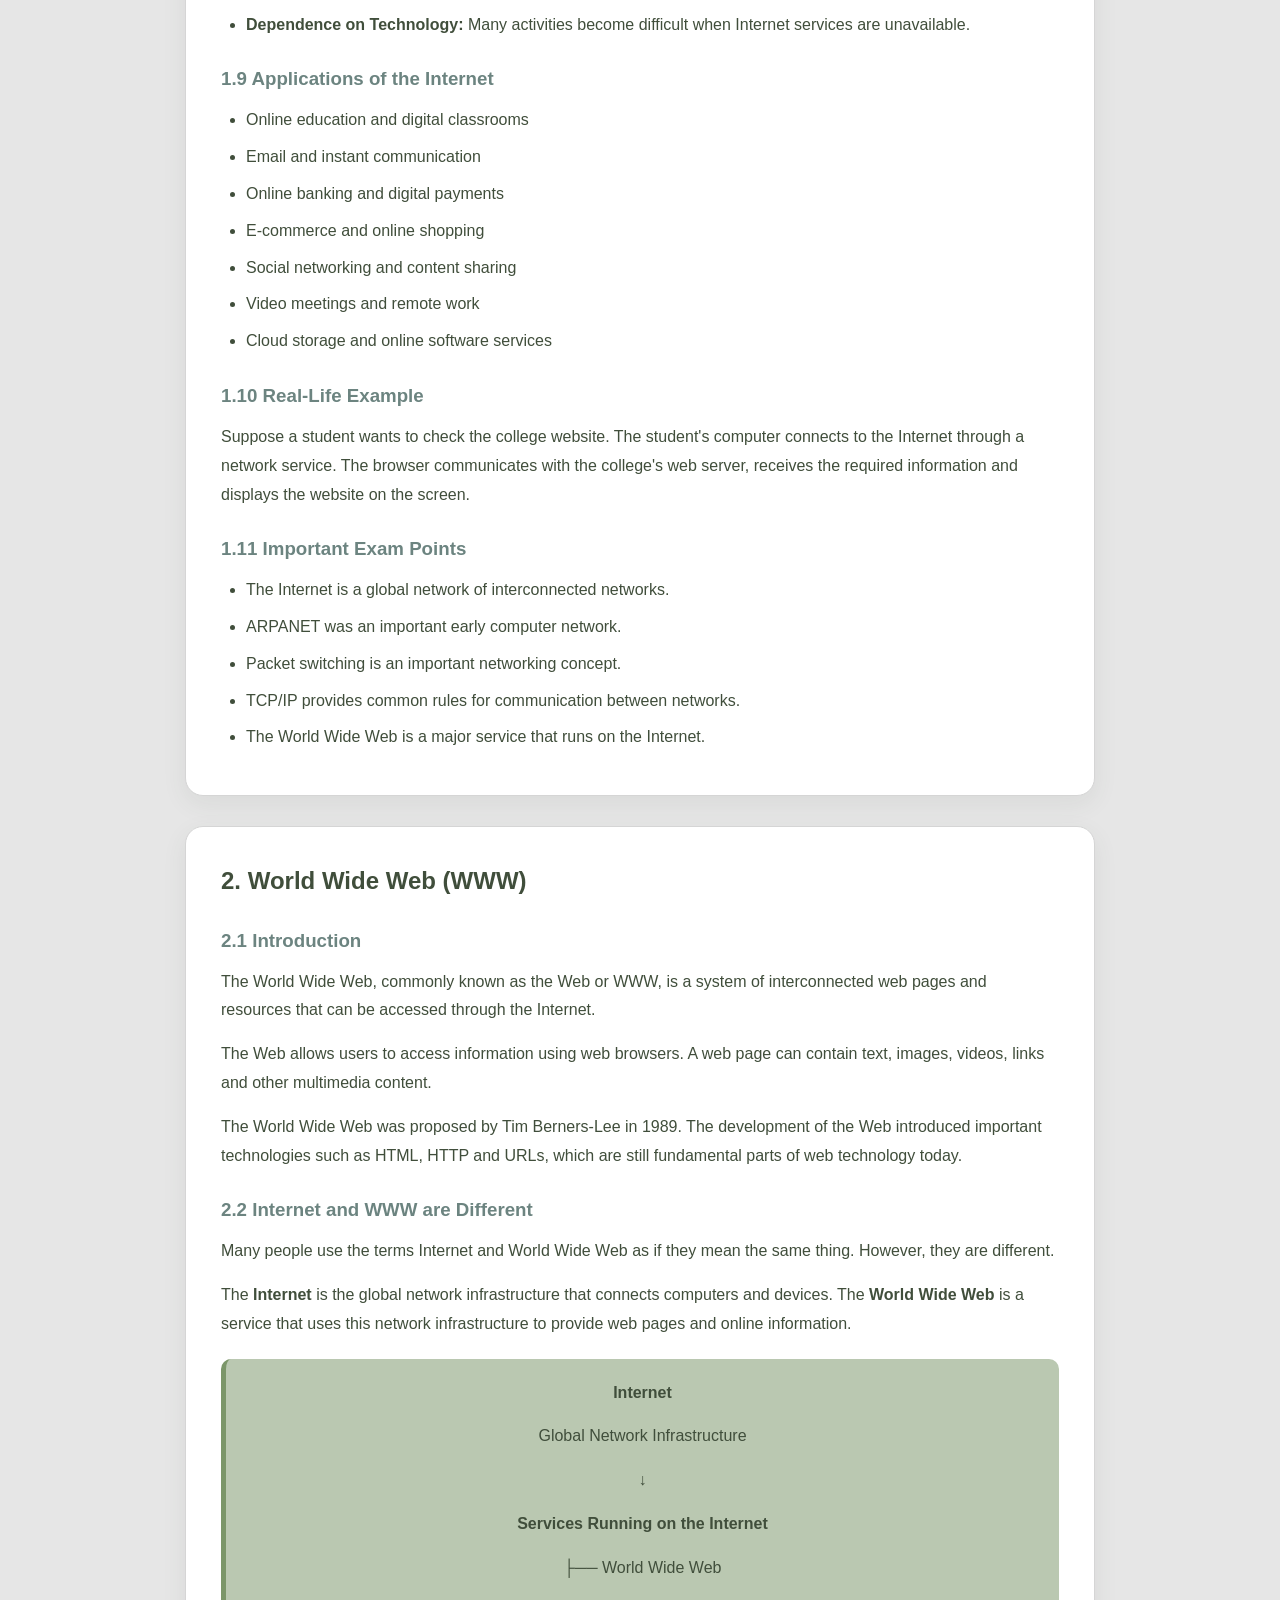
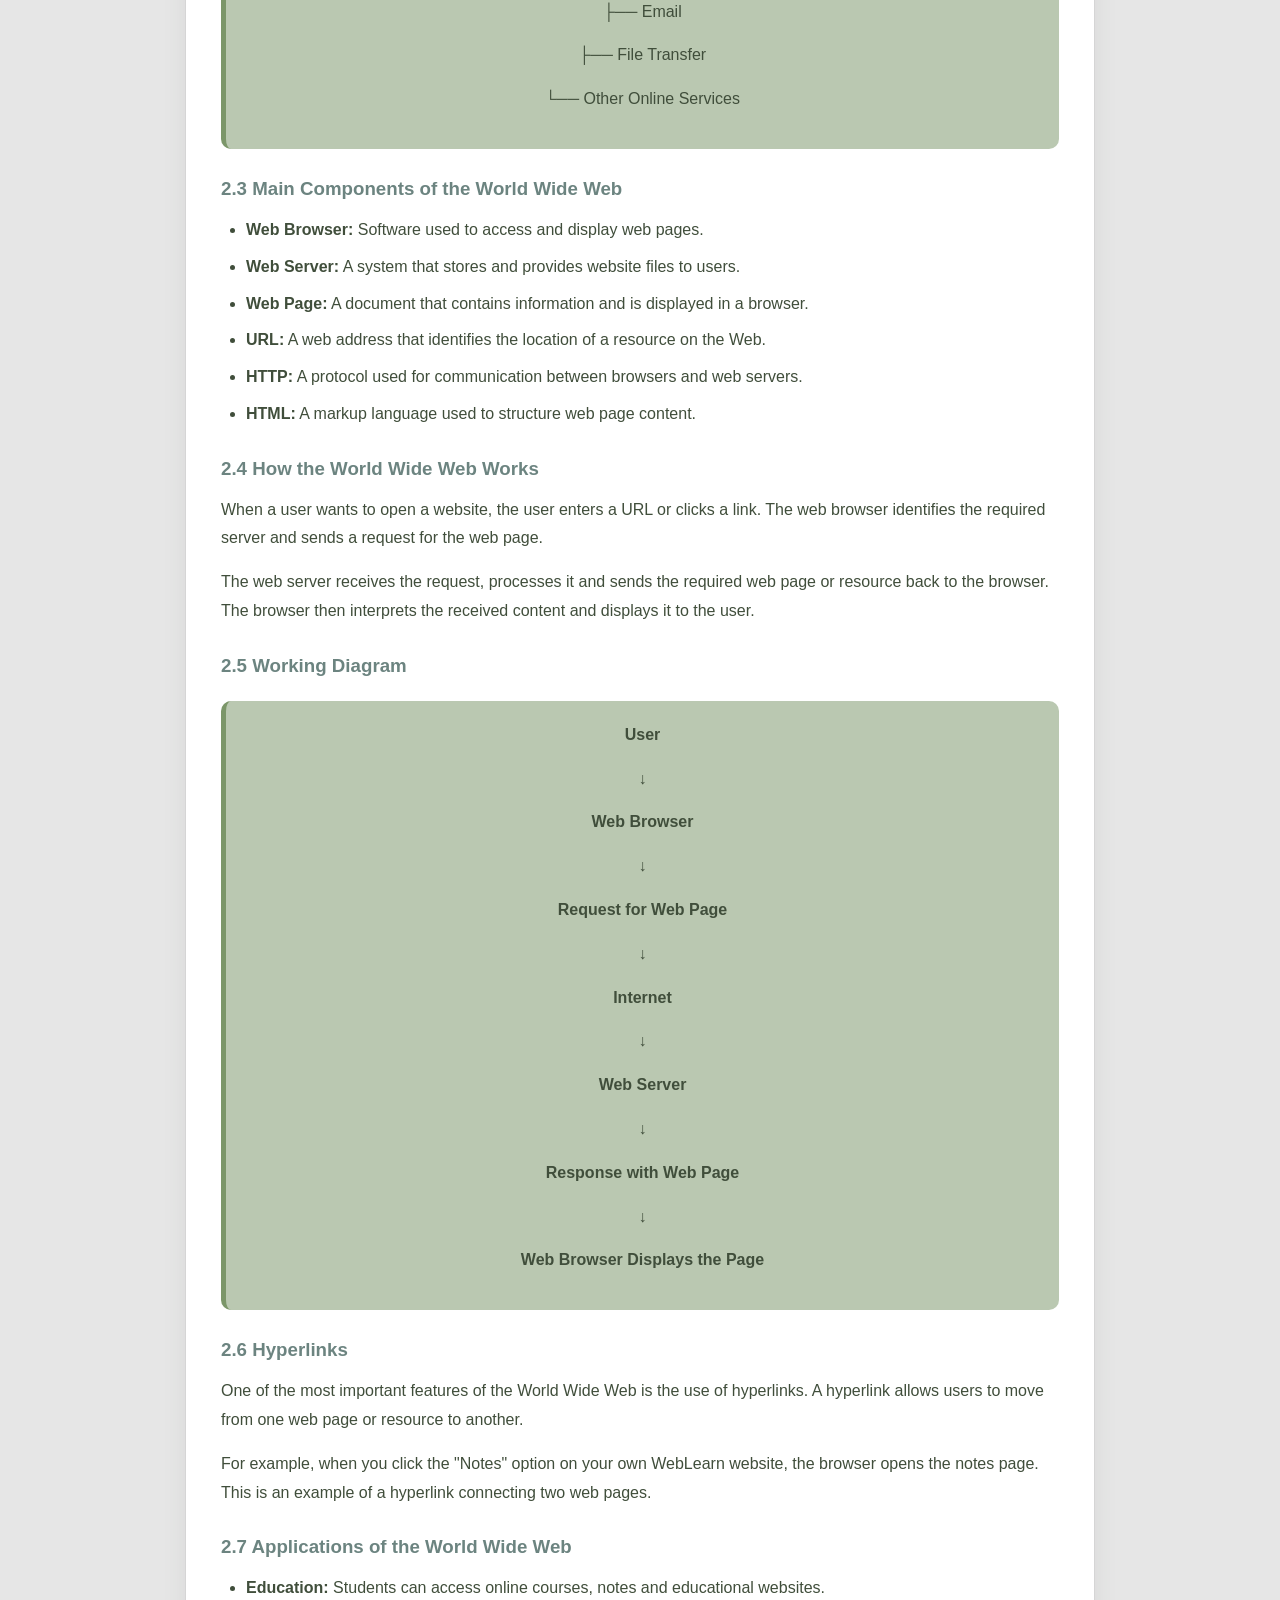
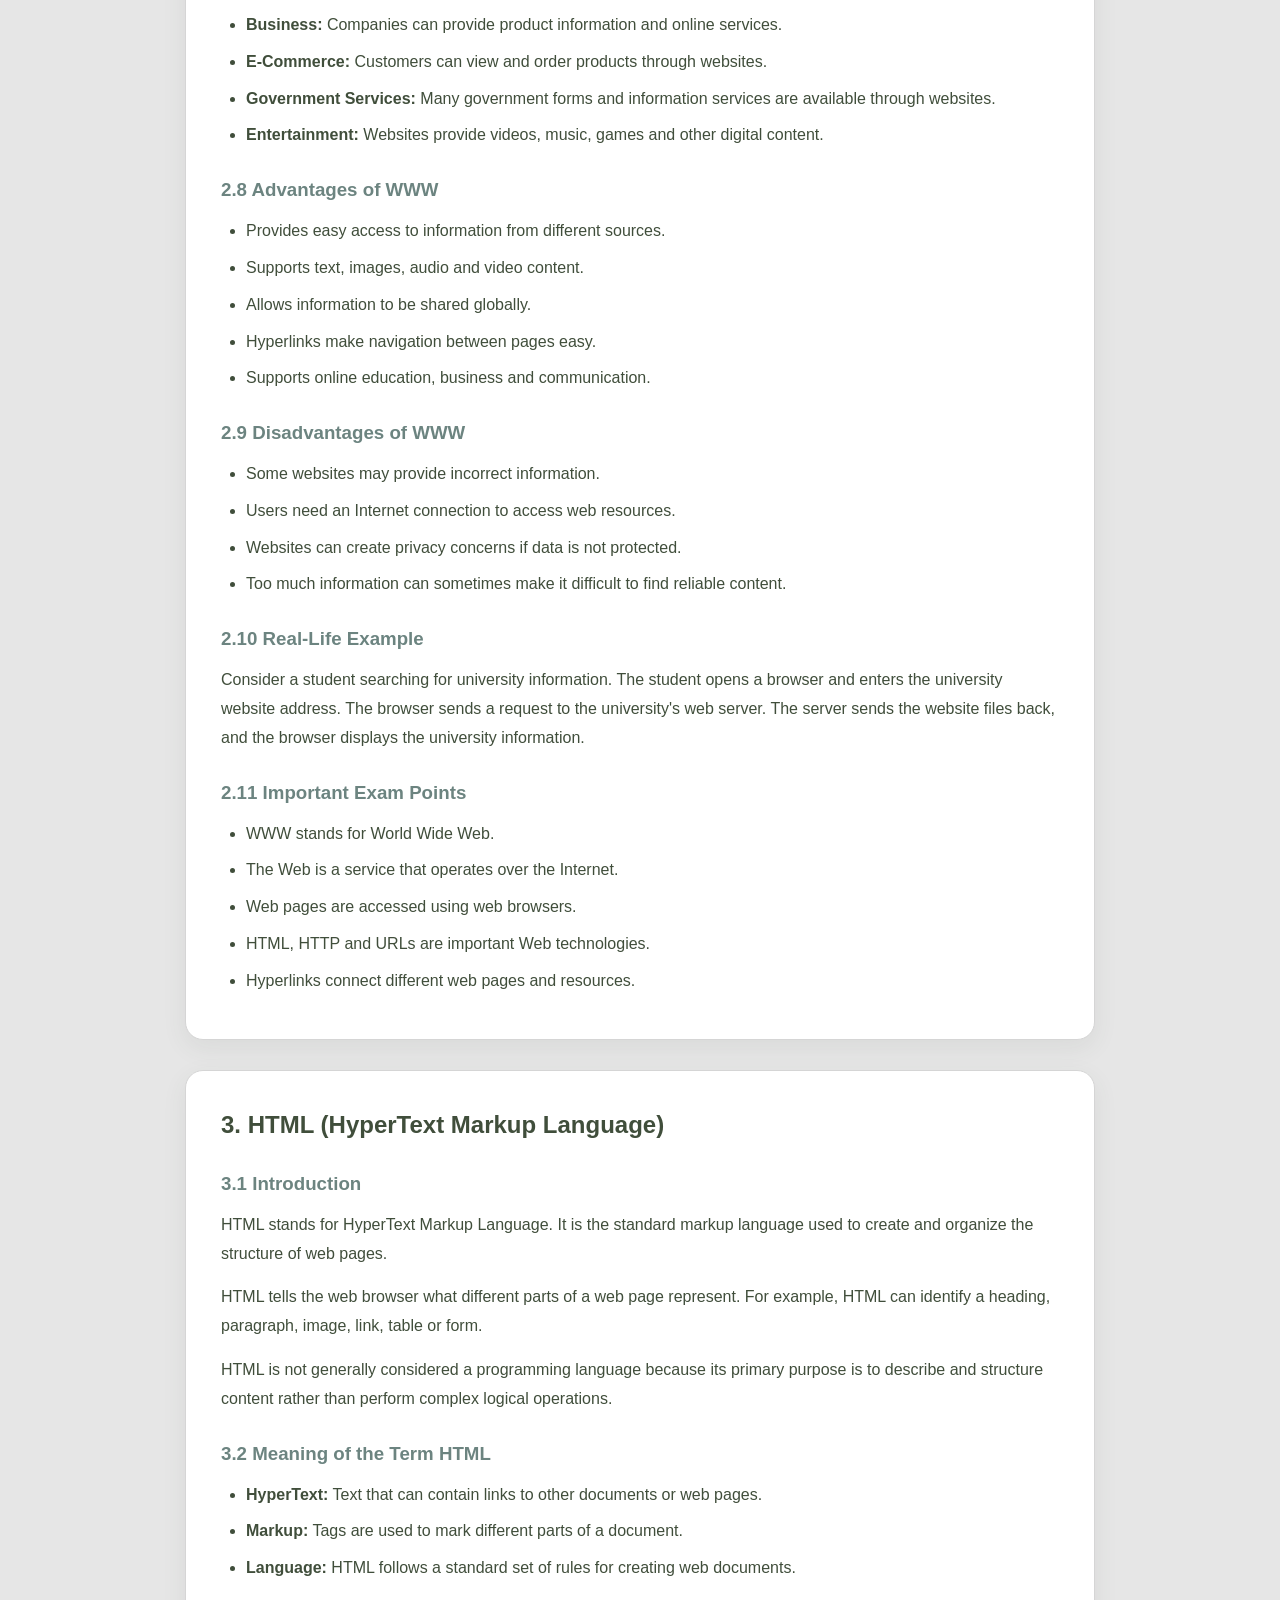
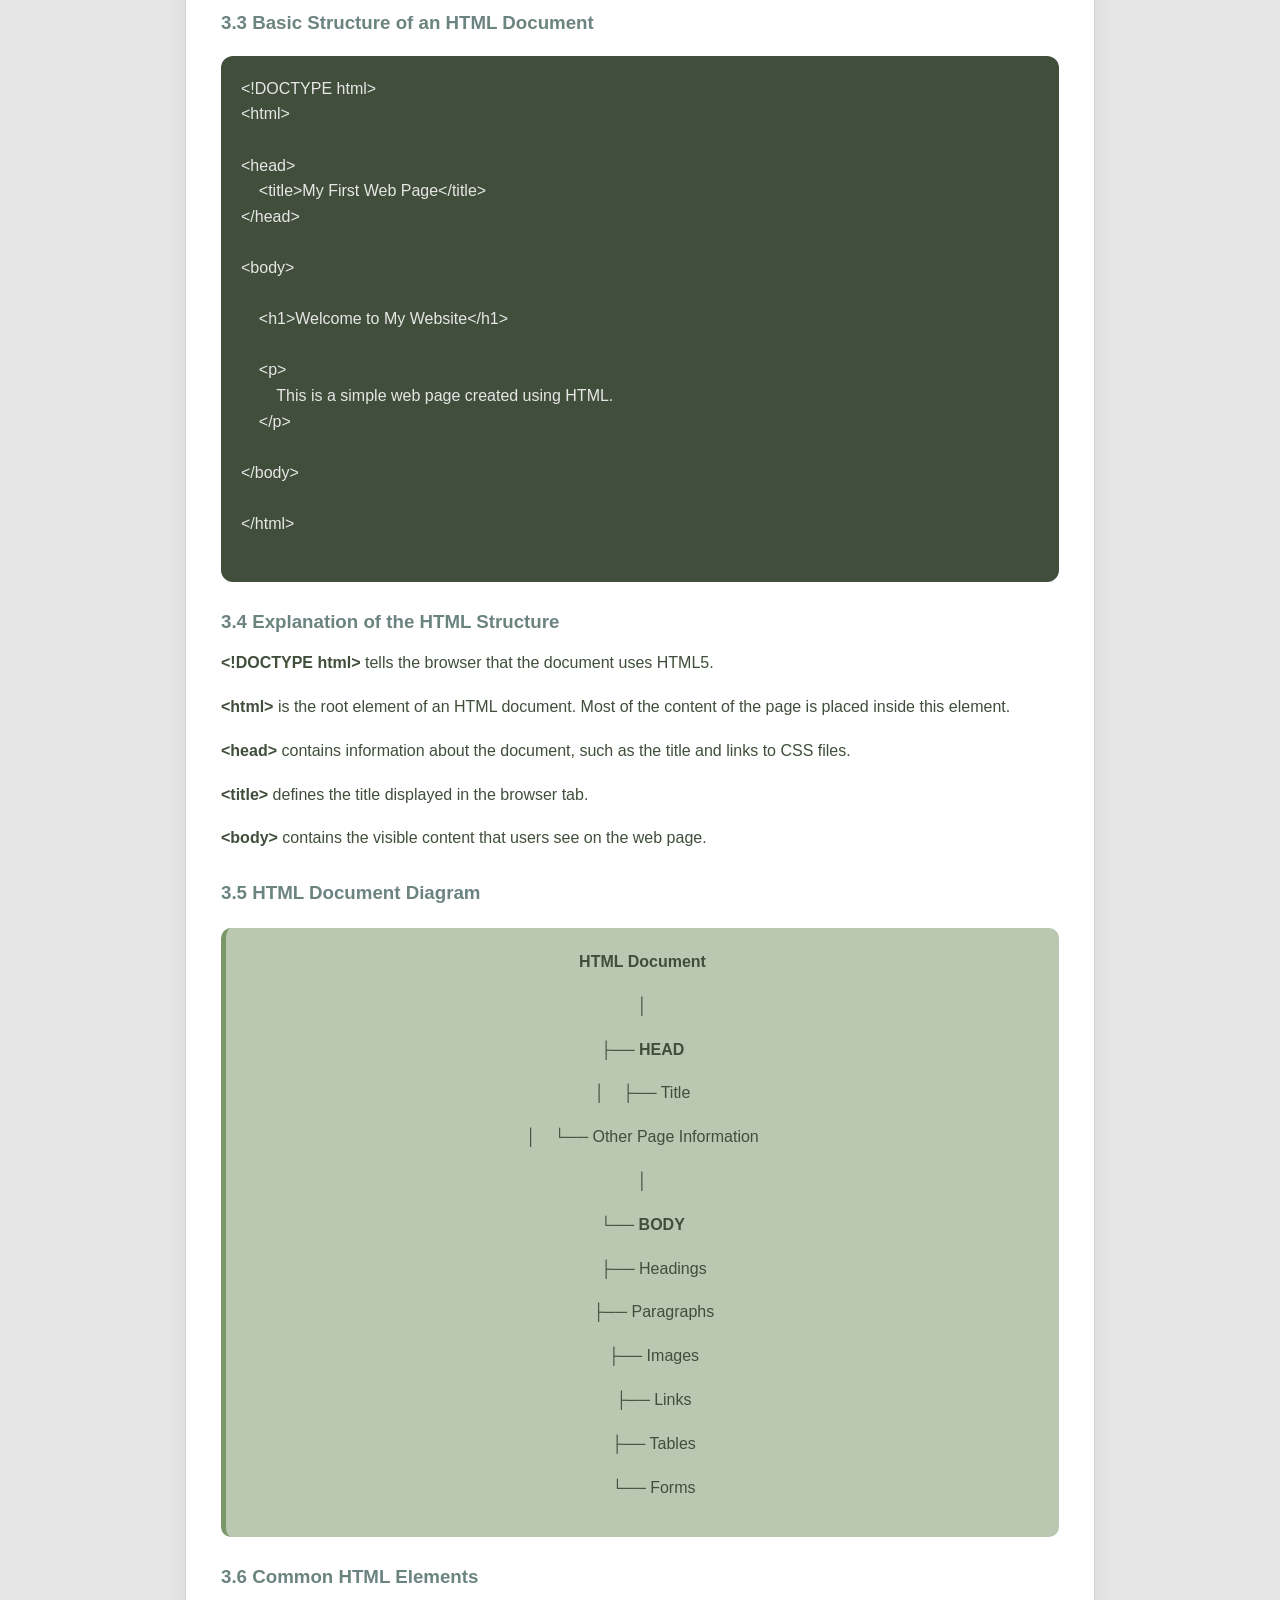
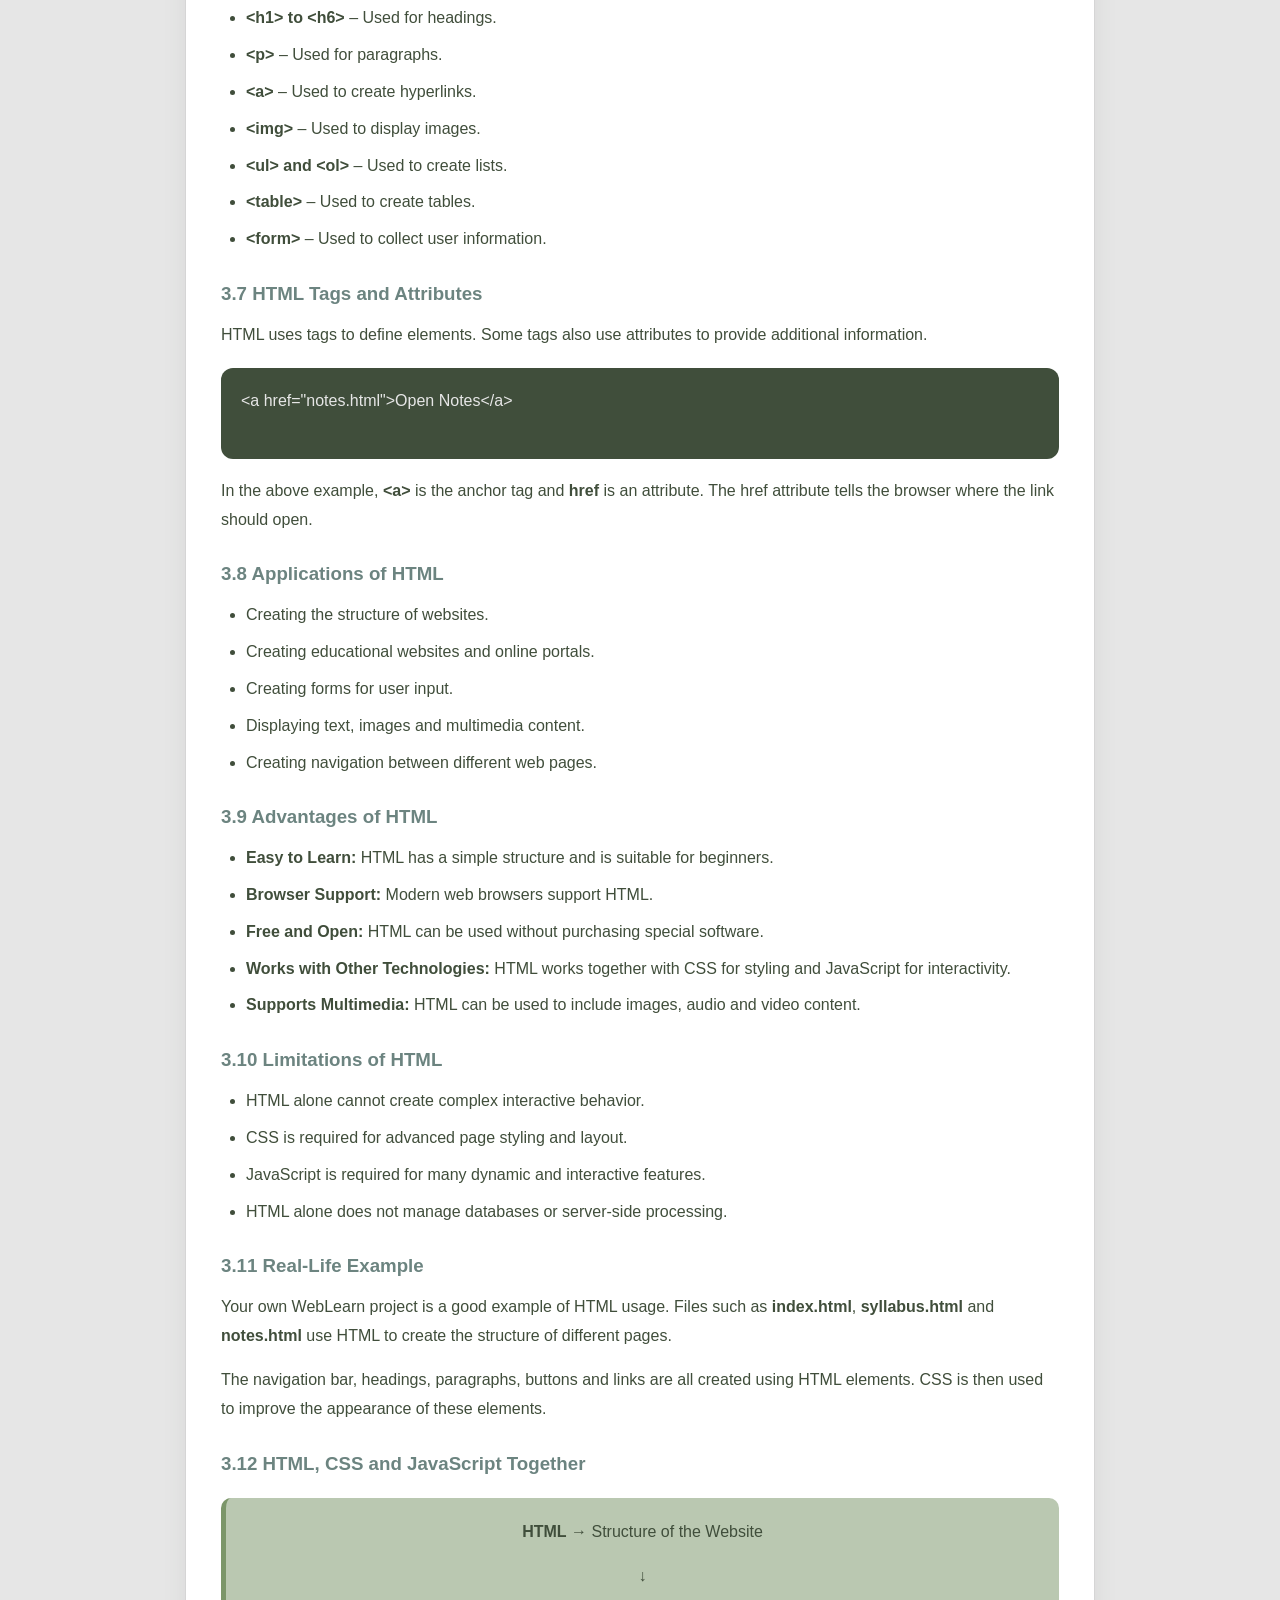
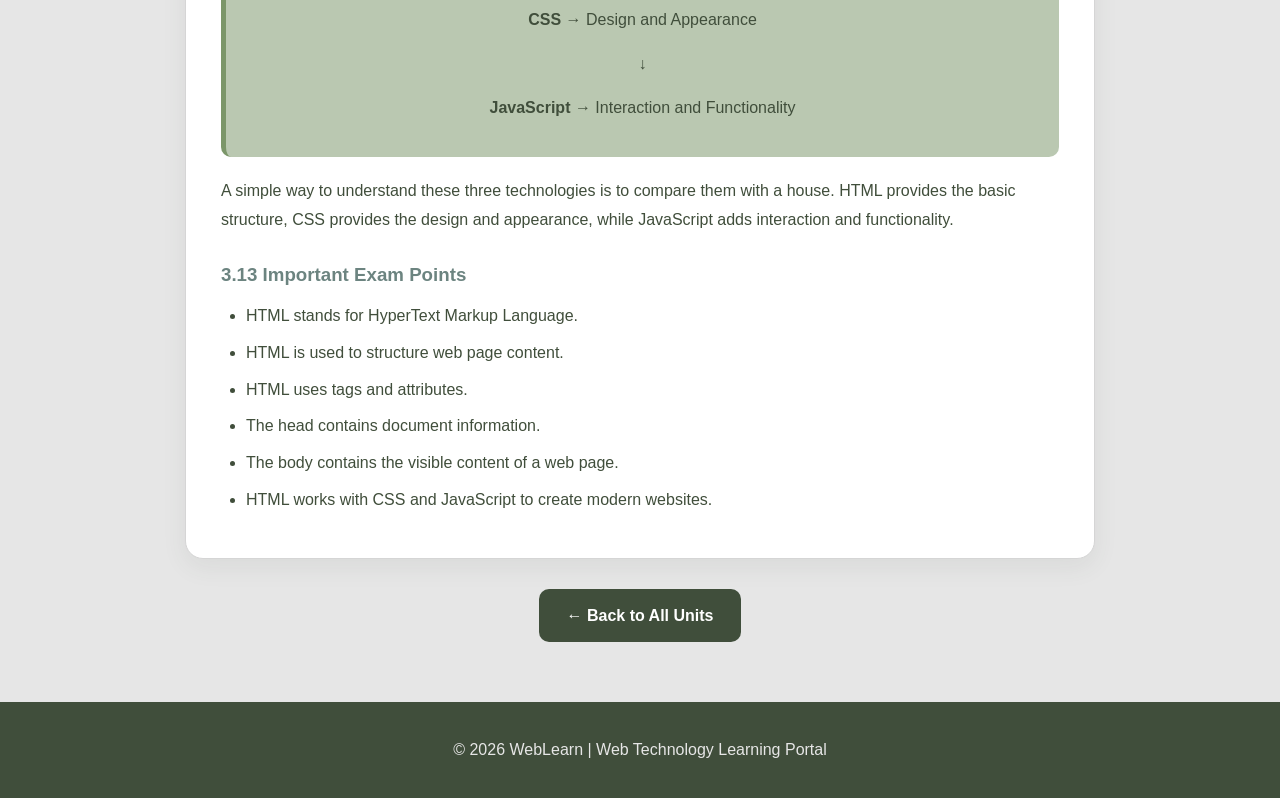
<file: unit1.html>
<!DOCTYPE html>
<html lang="en">

<head>
    <meta charset="UTF-8">
    <meta name="viewport" content="width=device-width, initial-scale=1.0">

    <title>Unit 1 Notes | WebLearn</title>

    <link rel="stylesheet" href="style.css">
</head>

<body>

    <!-- Navigation -->
    <nav>
        <div class="logo">🌐 WebLearn</div>

        <ul>
            <li><a href="index.html">Home</a></li>
            <li><a href="syllabus.html">Syllabus</a></li>
            <li><a href="notes.html" class="active">Notes</a></li>
            <li><a href="#">Feedback</a></li>
        </ul>
    </nav>


    <!-- Unit Header -->
    <section class="notes-header">

        <p class="small-title">WEB TECHNOLOGY • UNIT 1</p>

        <h1>Internet & Web Basics</h1>

        <p>
            Detailed study notes with explanations, diagrams, advantages,
            disadvantages, applications and real-life examples.
        </p>

    </section>


    <!-- Main Notes -->
    <main class="unit-notes">


        <!-- =========================================
             TOPIC 1: HISTORY OF INTERNET
        ========================================== -->

        <article class="topic-card">

            <h2>1. History of the Internet</h2>

            <h3>1.1 Introduction</h3>

            <p>
                The Internet is one of the most important technological
                developments in modern history. It is a worldwide system of
                interconnected computer networks that allows billions of
                devices to communicate and exchange information.
            </p>

            <p>
                The Internet is often called a <strong>"network of networks"</strong>
                because it connects many different networks together. A school,
                college, company or government organization may have its own
                private network, but these networks can communicate with other
                networks through Internet technologies.
            </p>

            <p>
                Today, the Internet is used for education, communication,
                entertainment, banking, shopping, business and many other
                activities. However, the Internet did not develop in a single
                day. It is the result of many years of research in computer
                networking and communication technologies.
            </p>


            <h3>1.2 Early Development of Computer Networks</h3>

            <p>
                During the 1960s, researchers started thinking about ways to
                connect computers located at different places. At that time,
                computers were large and expensive machines. Connecting
                computers would allow researchers to share information,
                software and computing resources.
            </p>

            <p>
                One important idea behind the development of the Internet was
                <strong>packet switching</strong>. In packet switching, a large
                message is divided into smaller pieces called packets. These
                packets travel through the network and are reassembled at their
                destination.
            </p>

            <p>
                Packet switching made computer communication more flexible and
                efficient than traditional communication methods. This concept
                became an important foundation for modern computer networks.
            </p>


            <h3>1.3 ARPANET</h3>

            <p>
                ARPANET was one of the earliest and most important computer
                networks in the development of the Internet. It was developed
                as a research network to connect computers at different
                institutions.
            </p>

            <p>
                By the end of 1969, four host computers were connected to the
                initial ARPANET. Researchers could use the network to share
                computing resources and communicate across long distances.
            </p>

            <p>
                As the network grew, researchers discovered that computer
                networking could be useful for many activities. Electronic mail
                eventually became one of the most popular applications of early
                computer networks.
            </p>


            <h3>1.4 Development of TCP/IP</h3>

            <p>
                As more networks were created, a major problem appeared:
                different networks needed a common method for communicating
                with each other. This problem led to the development of
                TCP/IP.
            </p>

            <p>
                TCP/IP stands for <strong>Transmission Control Protocol /
                Internet Protocol</strong>. These protocols provide rules for
                sending, receiving, addressing and routing data across
                interconnected networks.
            </p>

            <p>
                <strong>TCP</strong> helps organize data and ensures that data
                can be properly delivered and reassembled. <strong>IP</strong>
                helps identify devices and route packets toward their
                destination.
            </p>

            <p>
                TCP/IP became a major foundation of the modern Internet because
                it allowed different types of networks to communicate using
                common standards.
            </p>


            <h3>1.5 Important Development Timeline</h3>

            <ul>
                <li>
                    <strong>1960s:</strong> Researchers began developing ideas
                    for connecting computers and sharing information.
                </li>

                <li>
                    <strong>1969:</strong> The initial ARPANET connected four
                    host computers.
                </li>

                <li>
                    <strong>1970s:</strong> Networking research expanded and
                    TCP/IP protocols were developed.
                </li>

                <li>
                    <strong>1980s:</strong> TCP/IP became widely adopted and
                    more research and educational networks became connected.
                </li>

                <li>
                    <strong>1989:</strong> Tim Berners-Lee proposed the World
                    Wide Web.
                </li>

                <li>
                    <strong>1990s:</strong> The Web helped make Internet
                    information and services easier for the general public to
                    access.
                </li>

                <li>
                    <strong>Today:</strong> The Internet supports billions of
                    users and a huge variety of online services.
                </li>
            </ul>


            <h3>1.6 Development Diagram</h3>

            <div class="diagram">

                <p><strong>Early Computer Networking Ideas</strong></p>
                <p>↓</p>

                <p><strong>Packet Switching Technology</strong></p>
                <p>↓</p>

                <p><strong>ARPANET</strong></p>
                <p>↓</p>

                <p><strong>TCP/IP Protocols</strong></p>
                <p>↓</p>

                <p><strong>Global Internet</strong></p>
                <p>↓</p>

                <p><strong>World Wide Web</strong></p>
                <p>↓</p>

                <p><strong>Modern Web Applications and Services</strong></p>

            </div>


            <h3>1.7 Advantages of the Internet</h3>

            <ul>
                <li>
                    <strong>Global Communication:</strong> People can communicate
                    with others located anywhere in the world.
                </li>

                <li>
                    <strong>Easy Access to Information:</strong> Students,
                    researchers and professionals can access educational and
                    technical information.
                </li>

                <li>
                    <strong>Online Services:</strong> Banking, shopping,
                    education and many government services are available online.
                </li>

                <li>
                    <strong>Business Opportunities:</strong> Companies can sell
                    products and provide services to customers globally.
                </li>

                <li>
                    <strong>Collaboration:</strong> People can work together
                    remotely using online tools and communication services.
                </li>
            </ul>


            <h3>1.8 Disadvantages of the Internet</h3>

            <ul>
                <li>
                    <strong>Security Risks:</strong> Users and organizations
                    must protect their accounts and information.
                </li>

                <li>
                    <strong>Privacy Concerns:</strong> Personal information can
                    be collected or misused if proper security is not followed.
                </li>

                <li>
                    <strong>Incorrect Information:</strong> Not all information
                    available online is reliable or accurate.
                </li>

                <li>
                    <strong>Dependence on Technology:</strong> Many activities
                    become difficult when Internet services are unavailable.
                </li>
            </ul>


            <h3>1.9 Applications of the Internet</h3>

            <ul>
                <li>Online education and digital classrooms</li>
                <li>Email and instant communication</li>
                <li>Online banking and digital payments</li>
                <li>E-commerce and online shopping</li>
                <li>Social networking and content sharing</li>
                <li>Video meetings and remote work</li>
                <li>Cloud storage and online software services</li>
            </ul>


            <h3>1.10 Real-Life Example</h3>

            <p>
                Suppose a student wants to check the college website. The
                student's computer connects to the Internet through a network
                service. The browser communicates with the college's web
                server, receives the required information and displays the
                website on the screen.
            </p>


            <h3>1.11 Important Exam Points</h3>

            <ul>
                <li>The Internet is a global network of interconnected networks.</li>
                <li>ARPANET was an important early computer network.</li>
                <li>Packet switching is an important networking concept.</li>
                <li>TCP/IP provides common rules for communication between networks.</li>
                <li>The World Wide Web is a major service that runs on the Internet.</li>
            </ul>

        </article>


        <!-- =========================================
             TOPIC 2: WORLD WIDE WEB
        ========================================== -->

        <article class="topic-card">

            <h2>2. World Wide Web (WWW)</h2>

            <h3>2.1 Introduction</h3>

            <p>
                The World Wide Web, commonly known as the Web or WWW, is a
                system of interconnected web pages and resources that can be
                accessed through the Internet.
            </p>

            <p>
                The Web allows users to access information using web browsers.
                A web page can contain text, images, videos, links and other
                multimedia content.
            </p>

            <p>
                The World Wide Web was proposed by Tim Berners-Lee in 1989.
                The development of the Web introduced important technologies
                such as HTML, HTTP and URLs, which are still fundamental parts
                of web technology today.
            </p>


            <h3>2.2 Internet and WWW are Different</h3>

            <p>
                Many people use the terms Internet and World Wide Web as if
                they mean the same thing. However, they are different.
            </p>

            <p>
                The <strong>Internet</strong> is the global network
                infrastructure that connects computers and devices. The
                <strong>World Wide Web</strong> is a service that uses this
                network infrastructure to provide web pages and online
                information.
            </p>

            <div class="diagram">

                <p><strong>Internet</strong></p>
                <p>Global Network Infrastructure</p>
                <p>↓</p>

                <p><strong>Services Running on the Internet</strong></p>
                <p>├── World Wide Web</p>
                <p>├── Email</p>
                <p>├── File Transfer</p>
                <p>└── Other Online Services</p>

            </div>


            <h3>2.3 Main Components of the World Wide Web</h3>

            <ul>
                <li>
                    <strong>Web Browser:</strong> Software used to access and
                    display web pages.
                </li>

                <li>
                    <strong>Web Server:</strong> A system that stores and
                    provides website files to users.
                </li>

                <li>
                    <strong>Web Page:</strong> A document that contains
                    information and is displayed in a browser.
                </li>

                <li>
                    <strong>URL:</strong> A web address that identifies the
                    location of a resource on the Web.
                </li>

                <li>
                    <strong>HTTP:</strong> A protocol used for communication
                    between browsers and web servers.
                </li>

                <li>
                    <strong>HTML:</strong> A markup language used to structure
                    web page content.
                </li>
            </ul>


            <h3>2.4 How the World Wide Web Works</h3>

            <p>
                When a user wants to open a website, the user enters a URL or
                clicks a link. The web browser identifies the required server
                and sends a request for the web page.
            </p>

            <p>
                The web server receives the request, processes it and sends the
                required web page or resource back to the browser. The browser
                then interprets the received content and displays it to the
                user.
            </p>


            <h3>2.5 Working Diagram</h3>

            <div class="diagram">

                <p><strong>User</strong></p>
                <p>↓</p>

                <p><strong>Web Browser</strong></p>
                <p>↓</p>

                <p><strong>Request for Web Page</strong></p>
                <p>↓</p>

                <p><strong>Internet</strong></p>
                <p>↓</p>

                <p><strong>Web Server</strong></p>
                <p>↓</p>

                <p><strong>Response with Web Page</strong></p>
                <p>↓</p>

                <p><strong>Web Browser Displays the Page</strong></p>

            </div>


            <h3>2.6 Hyperlinks</h3>

            <p>
                One of the most important features of the World Wide Web is
                the use of hyperlinks. A hyperlink allows users to move from
                one web page or resource to another.
            </p>

            <p>
                For example, when you click the "Notes" option on your own
                WebLearn website, the browser opens the notes page. This is
                an example of a hyperlink connecting two web pages.
            </p>


            <h3>2.7 Applications of the World Wide Web</h3>

            <ul>
                <li>
                    <strong>Education:</strong> Students can access online
                    courses, notes and educational websites.
                </li>

                <li>
                    <strong>Business:</strong> Companies can provide product
                    information and online services.
                </li>

                <li>
                    <strong>E-Commerce:</strong> Customers can view and order
                    products through websites.
                </li>

                <li>
                    <strong>Government Services:</strong> Many government
                    forms and information services are available through
                    websites.
                </li>

                <li>
                    <strong>Entertainment:</strong> Websites provide videos,
                    music, games and other digital content.
                </li>
            </ul>


            <h3>2.8 Advantages of WWW</h3>

            <ul>
                <li>Provides easy access to information from different sources.</li>
                <li>Supports text, images, audio and video content.</li>
                <li>Allows information to be shared globally.</li>
                <li>Hyperlinks make navigation between pages easy.</li>
                <li>Supports online education, business and communication.</li>
            </ul>


            <h3>2.9 Disadvantages of WWW</h3>

            <ul>
                <li>Some websites may provide incorrect information.</li>
                <li>Users need an Internet connection to access web resources.</li>
                <li>Websites can create privacy concerns if data is not protected.</li>
                <li>Too much information can sometimes make it difficult to find reliable content.</li>
            </ul>


            <h3>2.10 Real-Life Example</h3>

            <p>
                Consider a student searching for university information. The
                student opens a browser and enters the university website
                address. The browser sends a request to the university's web
                server. The server sends the website files back, and the
                browser displays the university information.
            </p>


            <h3>2.11 Important Exam Points</h3>

            <ul>
                <li>WWW stands for World Wide Web.</li>
                <li>The Web is a service that operates over the Internet.</li>
                <li>Web pages are accessed using web browsers.</li>
                <li>HTML, HTTP and URLs are important Web technologies.</li>
                <li>Hyperlinks connect different web pages and resources.</li>
            </ul>

        </article>


        <!-- =========================================
             TOPIC 3: HTML
        ========================================== -->

        <article class="topic-card">

            <h2>3. HTML (HyperText Markup Language)</h2>

            <h3>3.1 Introduction</h3>

            <p>
                HTML stands for HyperText Markup Language. It is the standard
                markup language used to create and organize the structure of
                web pages.
            </p>

            <p>
                HTML tells the web browser what different parts of a web page
                represent. For example, HTML can identify a heading, paragraph,
                image, link, table or form.
            </p>

            <p>
                HTML is not generally considered a programming language because
                its primary purpose is to describe and structure content rather
                than perform complex logical operations.
            </p>


            <h3>3.2 Meaning of the Term HTML</h3>

            <ul>
                <li>
                    <strong>HyperText:</strong> Text that can contain links to
                    other documents or web pages.
                </li>

                <li>
                    <strong>Markup:</strong> Tags are used to mark different
                    parts of a document.
                </li>

                <li>
                    <strong>Language:</strong> HTML follows a standard set of
                    rules for creating web documents.
                </li>
            </ul>


            <h3>3.3 Basic Structure of an HTML Document</h3>

            <pre>
&lt;!DOCTYPE html&gt;
&lt;html&gt;

&lt;head&gt;
    &lt;title&gt;My First Web Page&lt;/title&gt;
&lt;/head&gt;

&lt;body&gt;

    &lt;h1&gt;Welcome to My Website&lt;/h1&gt;

    &lt;p&gt;
        This is a simple web page created using HTML.
    &lt;/p&gt;

&lt;/body&gt;

&lt;/html&gt;
            </pre>


            <h3>3.4 Explanation of the HTML Structure</h3>

            <p>
                <strong>&lt;!DOCTYPE html&gt;</strong> tells the browser that
                the document uses HTML5.
            </p>

            <p>
                <strong>&lt;html&gt;</strong> is the root element of an HTML
                document. Most of the content of the page is placed inside this
                element.
            </p>

            <p>
                <strong>&lt;head&gt;</strong> contains information about the
                document, such as the title and links to CSS files.
            </p>

            <p>
                <strong>&lt;title&gt;</strong> defines the title displayed in
                the browser tab.
            </p>

            <p>
                <strong>&lt;body&gt;</strong> contains the visible content that
                users see on the web page.
            </p>


            <h3>3.5 HTML Document Diagram</h3>

            <div class="diagram">

                <p><strong>HTML Document</strong></p>

                <p>│</p>

                <p>├── <strong>HEAD</strong></p>
                <p>│ &nbsp;&nbsp; ├── Title</p>
                <p>│ &nbsp;&nbsp; └── Other Page Information</p>

                <p>│</p>

                <p>└── <strong>BODY</strong></p>
                <p>&nbsp;&nbsp;&nbsp;&nbsp; ├── Headings</p>
                <p>&nbsp;&nbsp;&nbsp;&nbsp; ├── Paragraphs</p>
                <p>&nbsp;&nbsp;&nbsp;&nbsp; ├── Images</p>
                <p>&nbsp;&nbsp;&nbsp;&nbsp; ├── Links</p>
                <p>&nbsp;&nbsp;&nbsp;&nbsp; ├── Tables</p>
                <p>&nbsp;&nbsp;&nbsp;&nbsp; └── Forms</p>

            </div>


            <h3>3.6 Common HTML Elements</h3>

            <ul>
                <li><strong>&lt;h1&gt; to &lt;h6&gt;</strong> – Used for headings.</li>
                <li><strong>&lt;p&gt;</strong> – Used for paragraphs.</li>
                <li><strong>&lt;a&gt;</strong> – Used to create hyperlinks.</li>
                <li><strong>&lt;img&gt;</strong> – Used to display images.</li>
                <li><strong>&lt;ul&gt; and &lt;ol&gt;</strong> – Used to create lists.</li>
                <li><strong>&lt;table&gt;</strong> – Used to create tables.</li>
                <li><strong>&lt;form&gt;</strong> – Used to collect user information.</li>
            </ul>


            <h3>3.7 HTML Tags and Attributes</h3>

            <p>
                HTML uses tags to define elements. Some tags also use
                attributes to provide additional information.
            </p>

            <pre>
&lt;a href="notes.html"&gt;Open Notes&lt;/a&gt;
            </pre>

            <p>
                In the above example, <strong>&lt;a&gt;</strong> is the anchor
                tag and <strong>href</strong> is an attribute. The href
                attribute tells the browser where the link should open.
            </p>


            <h3>3.8 Applications of HTML</h3>

            <ul>
                <li>Creating the structure of websites.</li>
                <li>Creating educational websites and online portals.</li>
                <li>Creating forms for user input.</li>
                <li>Displaying text, images and multimedia content.</li>
                <li>Creating navigation between different web pages.</li>
            </ul>


            <h3>3.9 Advantages of HTML</h3>

            <ul>
                <li>
                    <strong>Easy to Learn:</strong> HTML has a simple structure
                    and is suitable for beginners.
                </li>

                <li>
                    <strong>Browser Support:</strong> Modern web browsers
                    support HTML.
                </li>

                <li>
                    <strong>Free and Open:</strong> HTML can be used without
                    purchasing special software.
                </li>

                <li>
                    <strong>Works with Other Technologies:</strong> HTML works
                    together with CSS for styling and JavaScript for
                    interactivity.
                </li>

                <li>
                    <strong>Supports Multimedia:</strong> HTML can be used to
                    include images, audio and video content.
                </li>
            </ul>


            <h3>3.10 Limitations of HTML</h3>

            <ul>
                <li>
                    HTML alone cannot create complex interactive behavior.
                </li>

                <li>
                    CSS is required for advanced page styling and layout.
                </li>

                <li>
                    JavaScript is required for many dynamic and interactive
                    features.
                </li>

                <li>
                    HTML alone does not manage databases or server-side
                    processing.
                </li>
            </ul>


            <h3>3.11 Real-Life Example</h3>

            <p>
                Your own WebLearn project is a good example of HTML usage.
                Files such as <strong>index.html</strong>,
                <strong>syllabus.html</strong> and
                <strong>notes.html</strong> use HTML to create the structure
                of different pages.
            </p>

            <p>
                The navigation bar, headings, paragraphs, buttons and links
                are all created using HTML elements. CSS is then used to
                improve the appearance of these elements.
            </p>


            <h3>3.12 HTML, CSS and JavaScript Together</h3>

            <div class="diagram">

                <p><strong>HTML</strong> → Structure of the Website</p>
                <p>↓</p>

                <p><strong>CSS</strong> → Design and Appearance</p>
                <p>↓</p>

                <p><strong>JavaScript</strong> → Interaction and Functionality</p>

            </div>

            <p>
                A simple way to understand these three technologies is to
                compare them with a house. HTML provides the basic structure,
                CSS provides the design and appearance, while JavaScript adds
                interaction and functionality.
            </p>


            <h3>3.13 Important Exam Points</h3>

            <ul>
                <li>HTML stands for HyperText Markup Language.</li>
                <li>HTML is used to structure web page content.</li>
                <li>HTML uses tags and attributes.</li>
                <li>The head contains document information.</li>
                <li>The body contains the visible content of a web page.</li>
                <li>HTML works with CSS and JavaScript to create modern websites.</li>
            </ul>

        </article>


        <!-- Back Button -->
        <div class="back-section">

            <a href="notes.html" class="back-button">
                ← Back to All Units
            </a>

        </div>

    </main>


    <!-- Footer -->
    <footer>
        <p>© 2026 WebLearn | Web Technology Learning Portal</p>
    </footer>

</body>
</html>
</file>
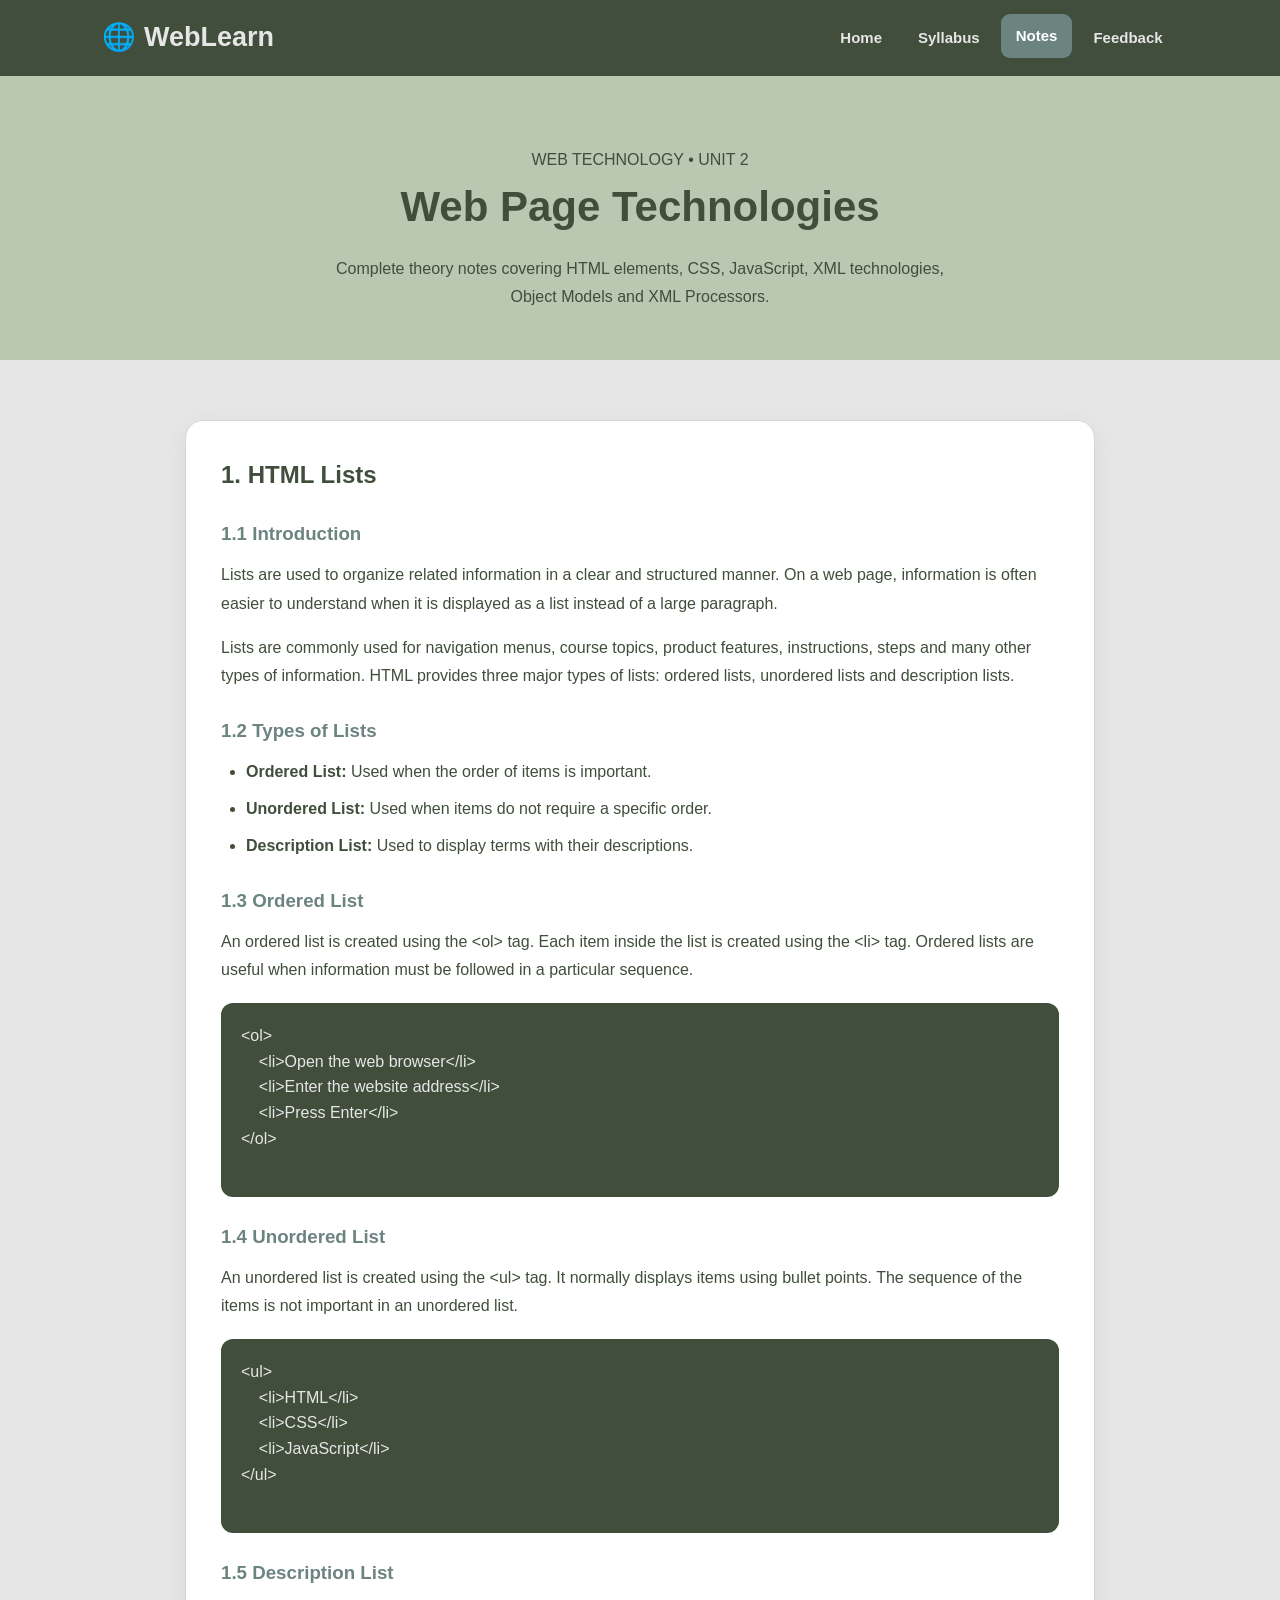
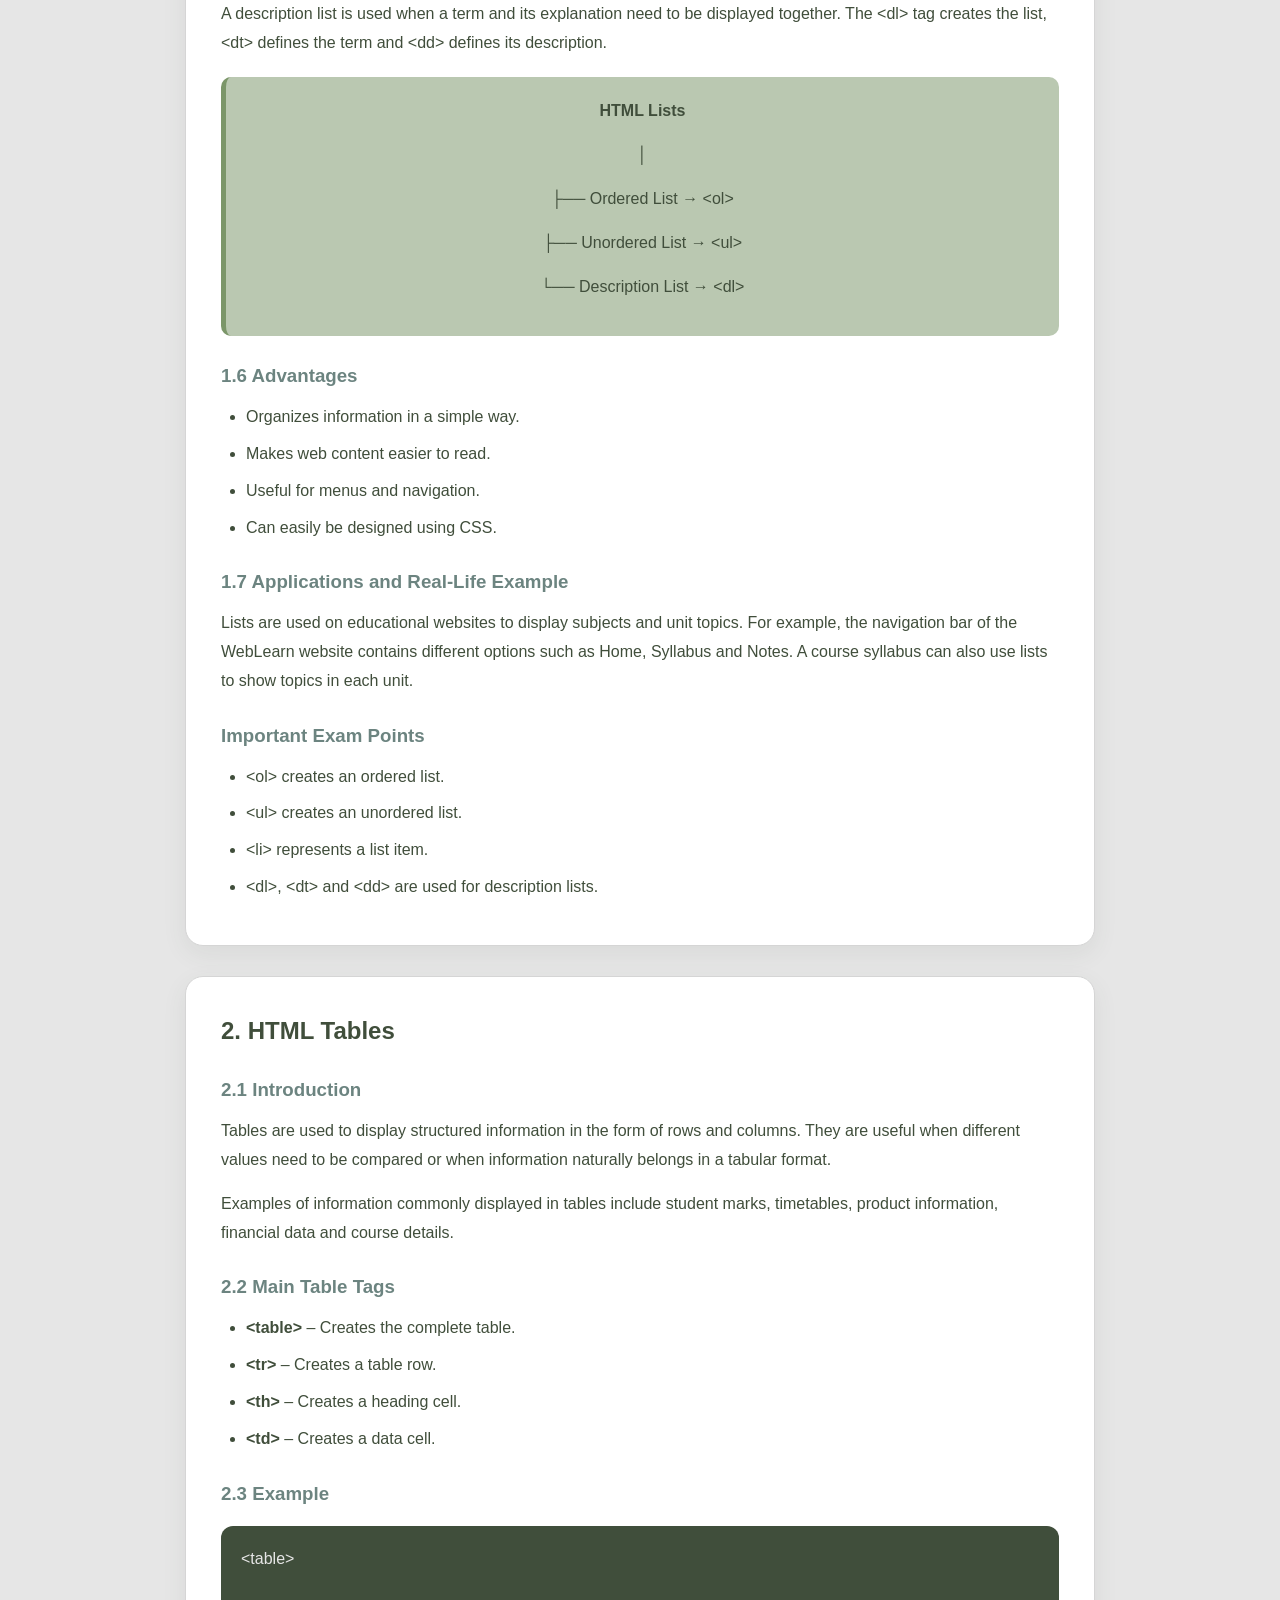
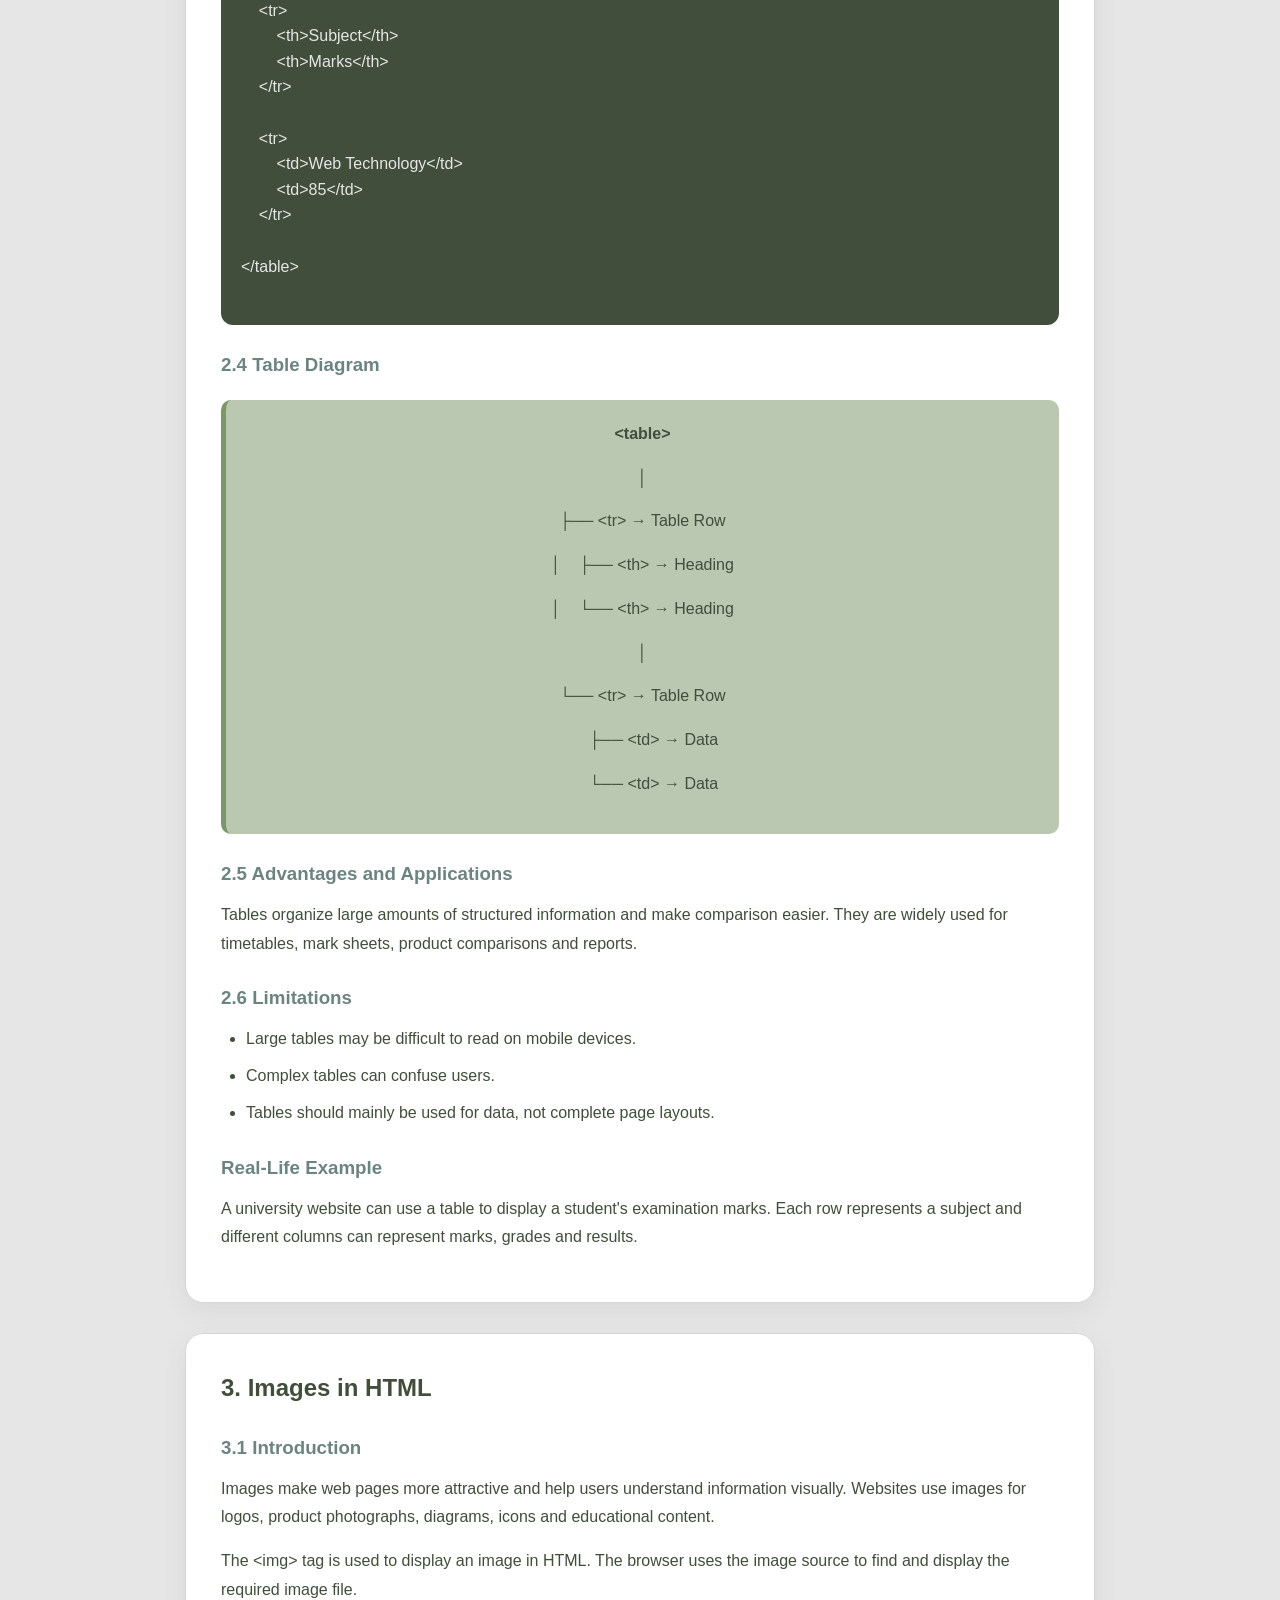
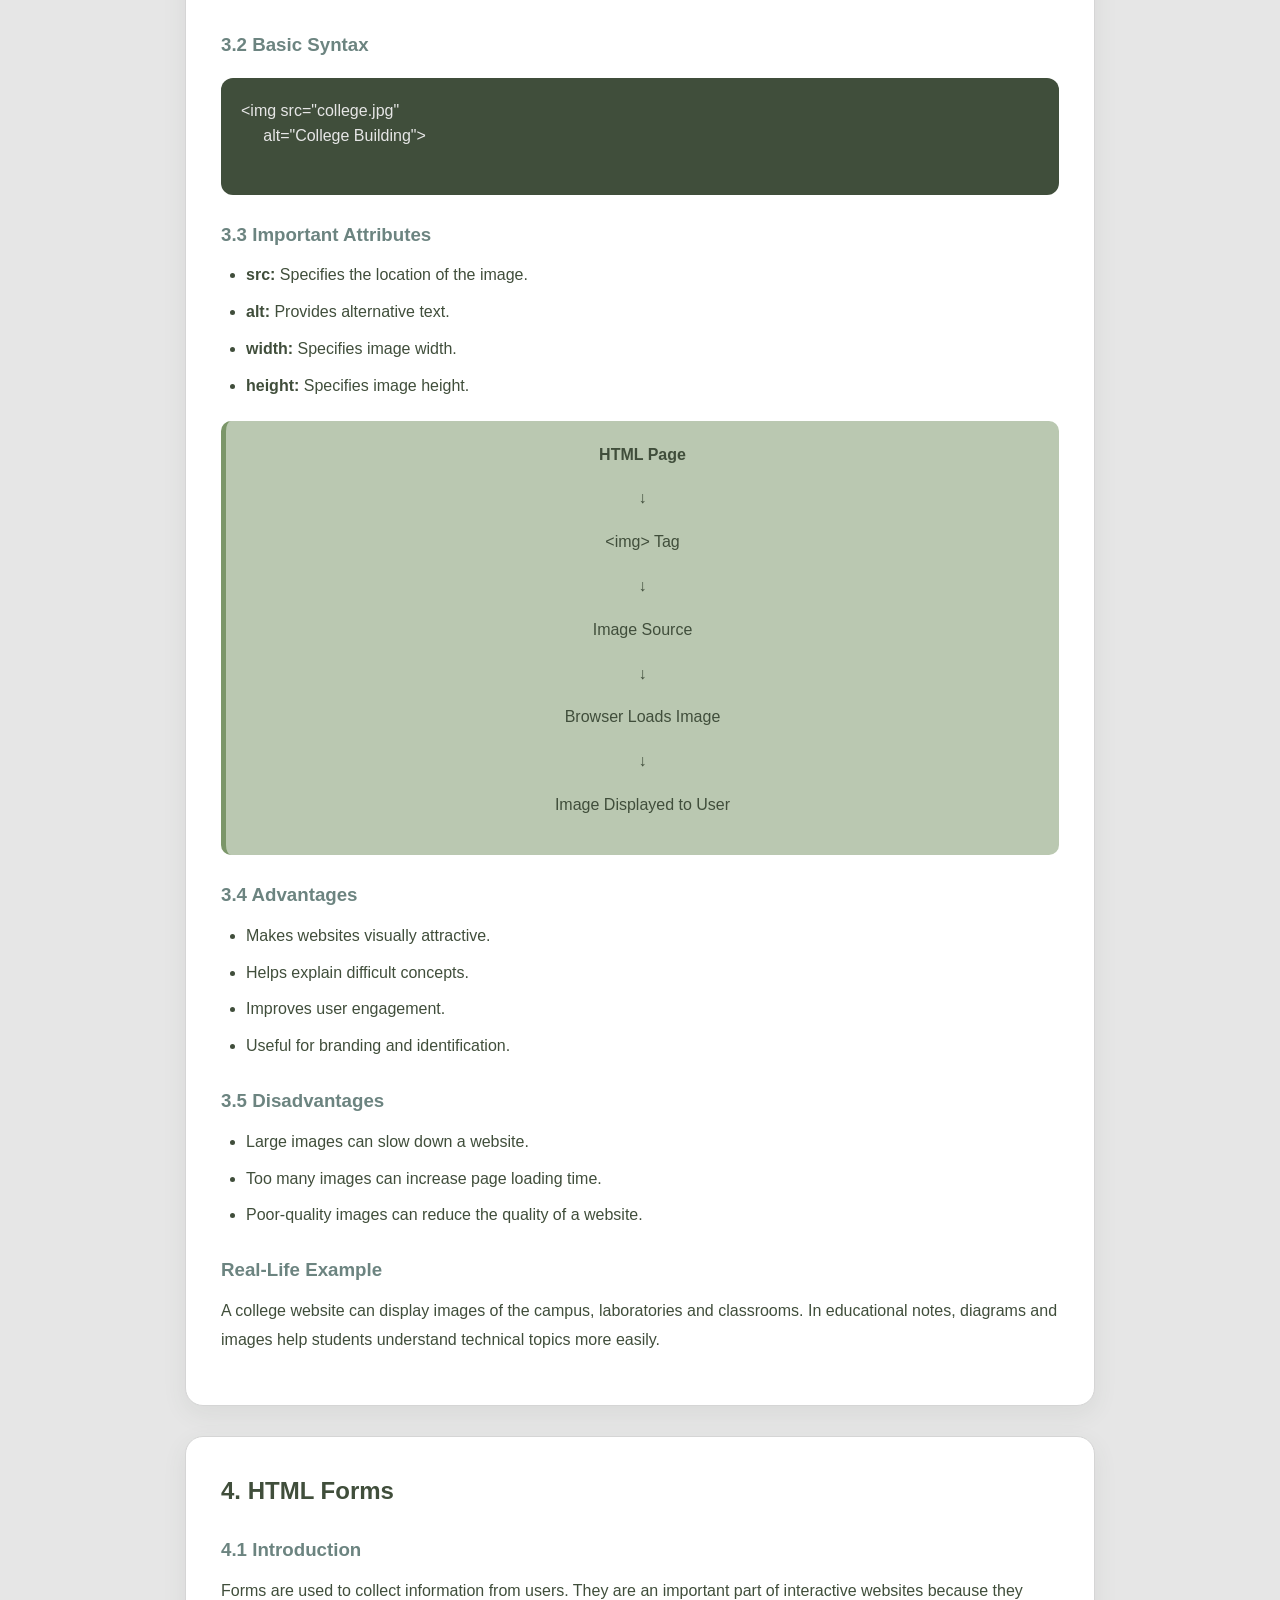
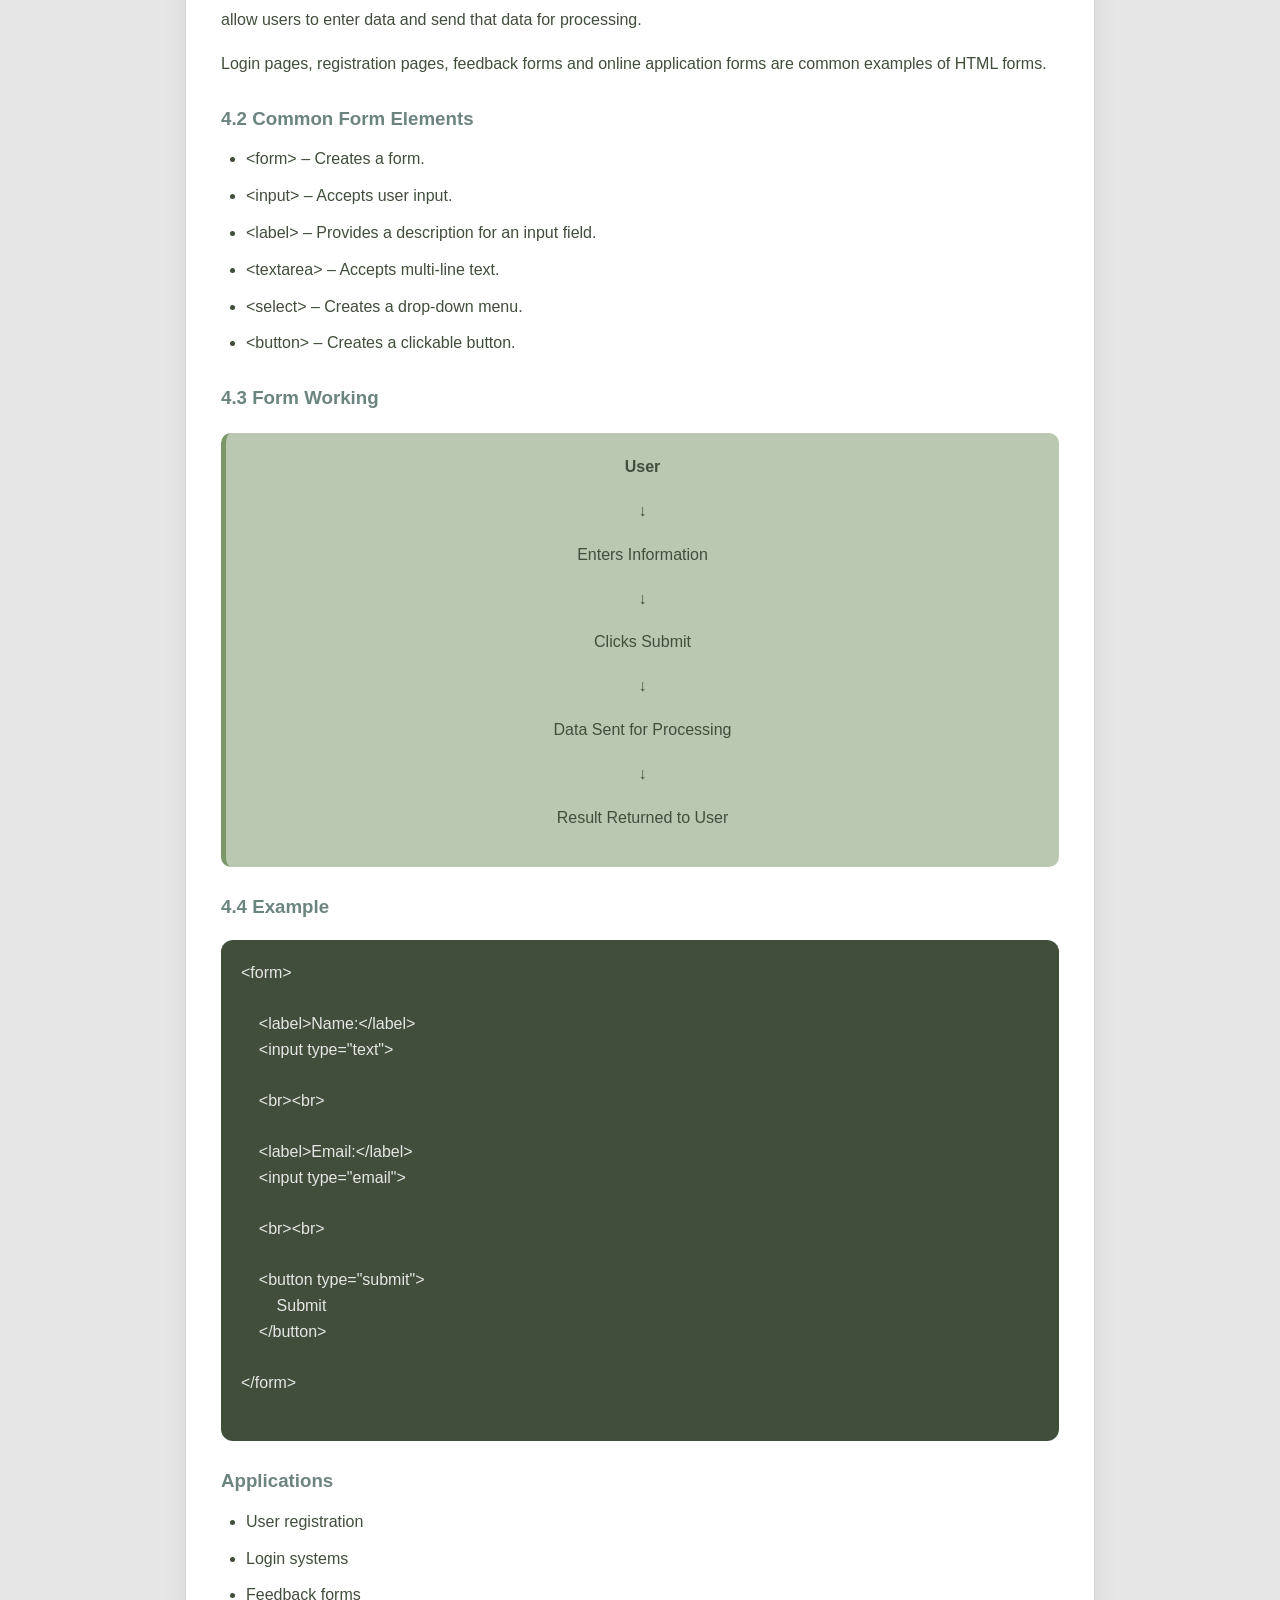
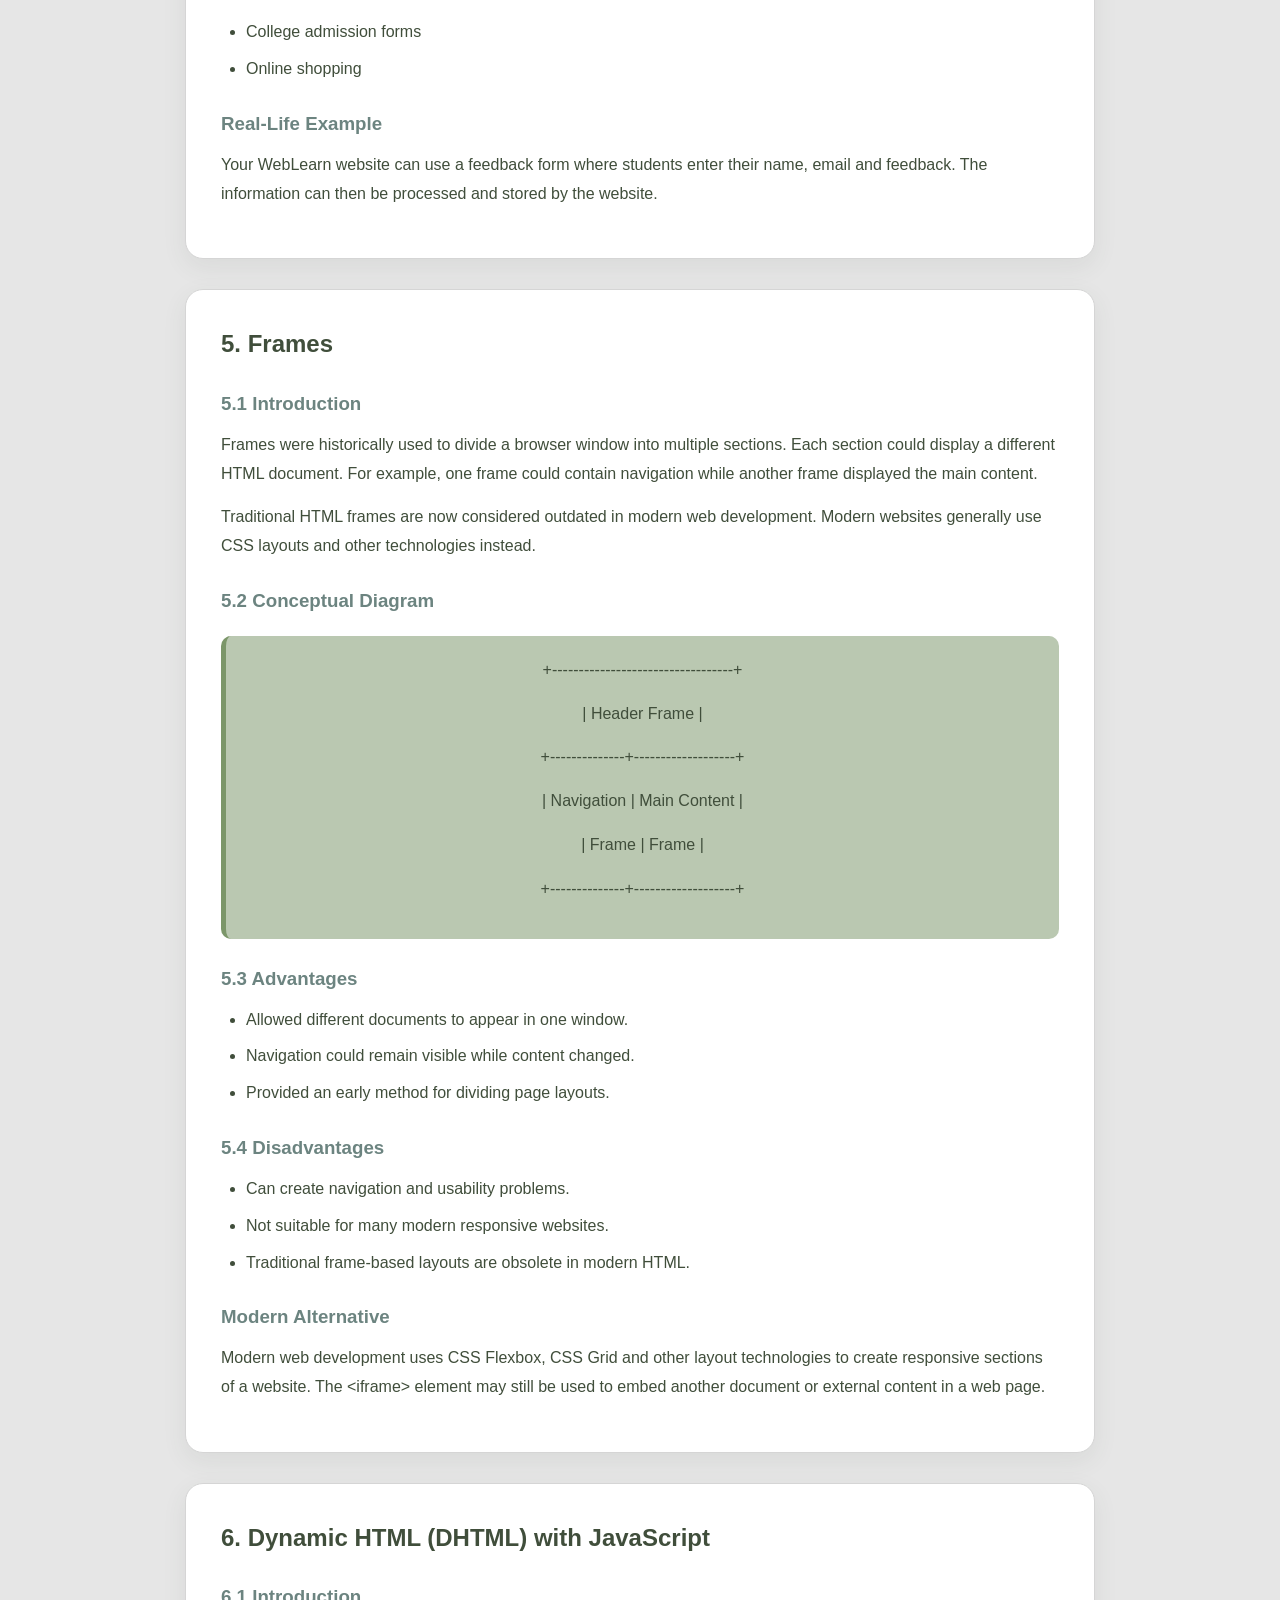
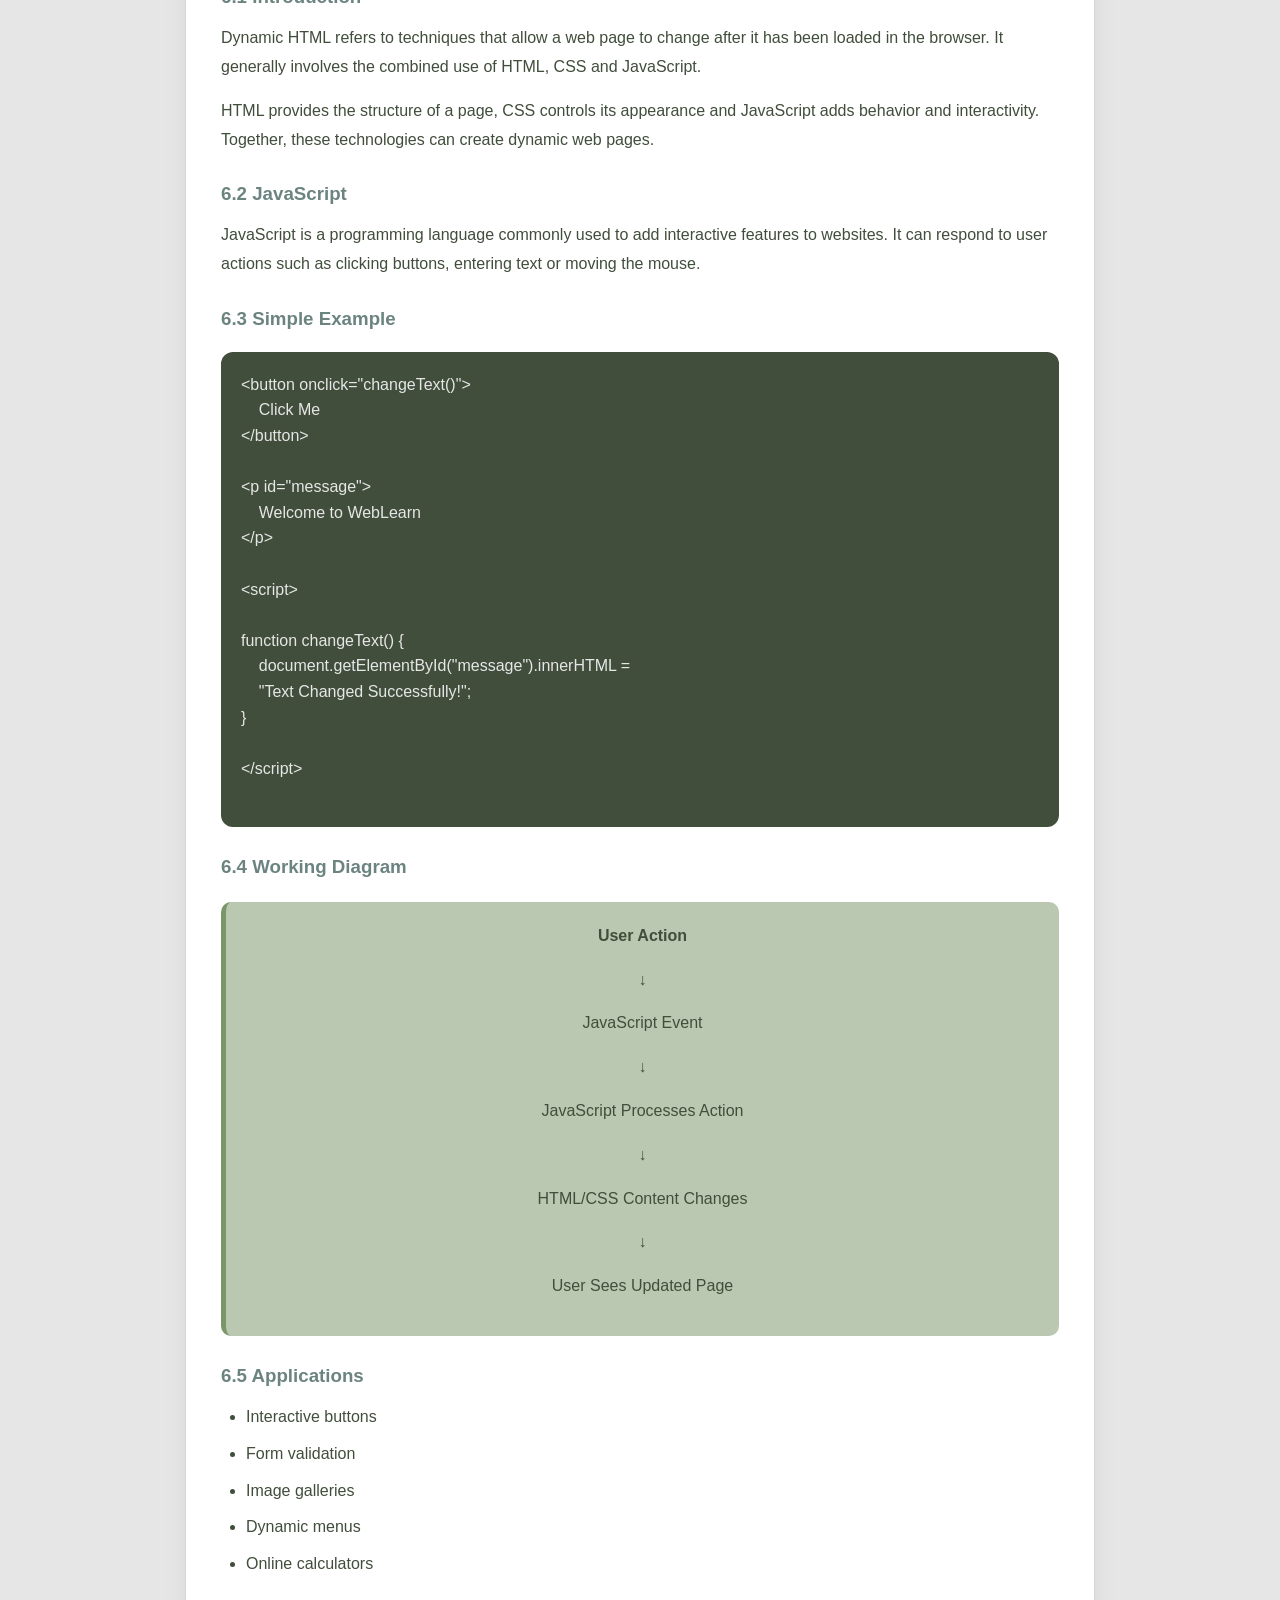
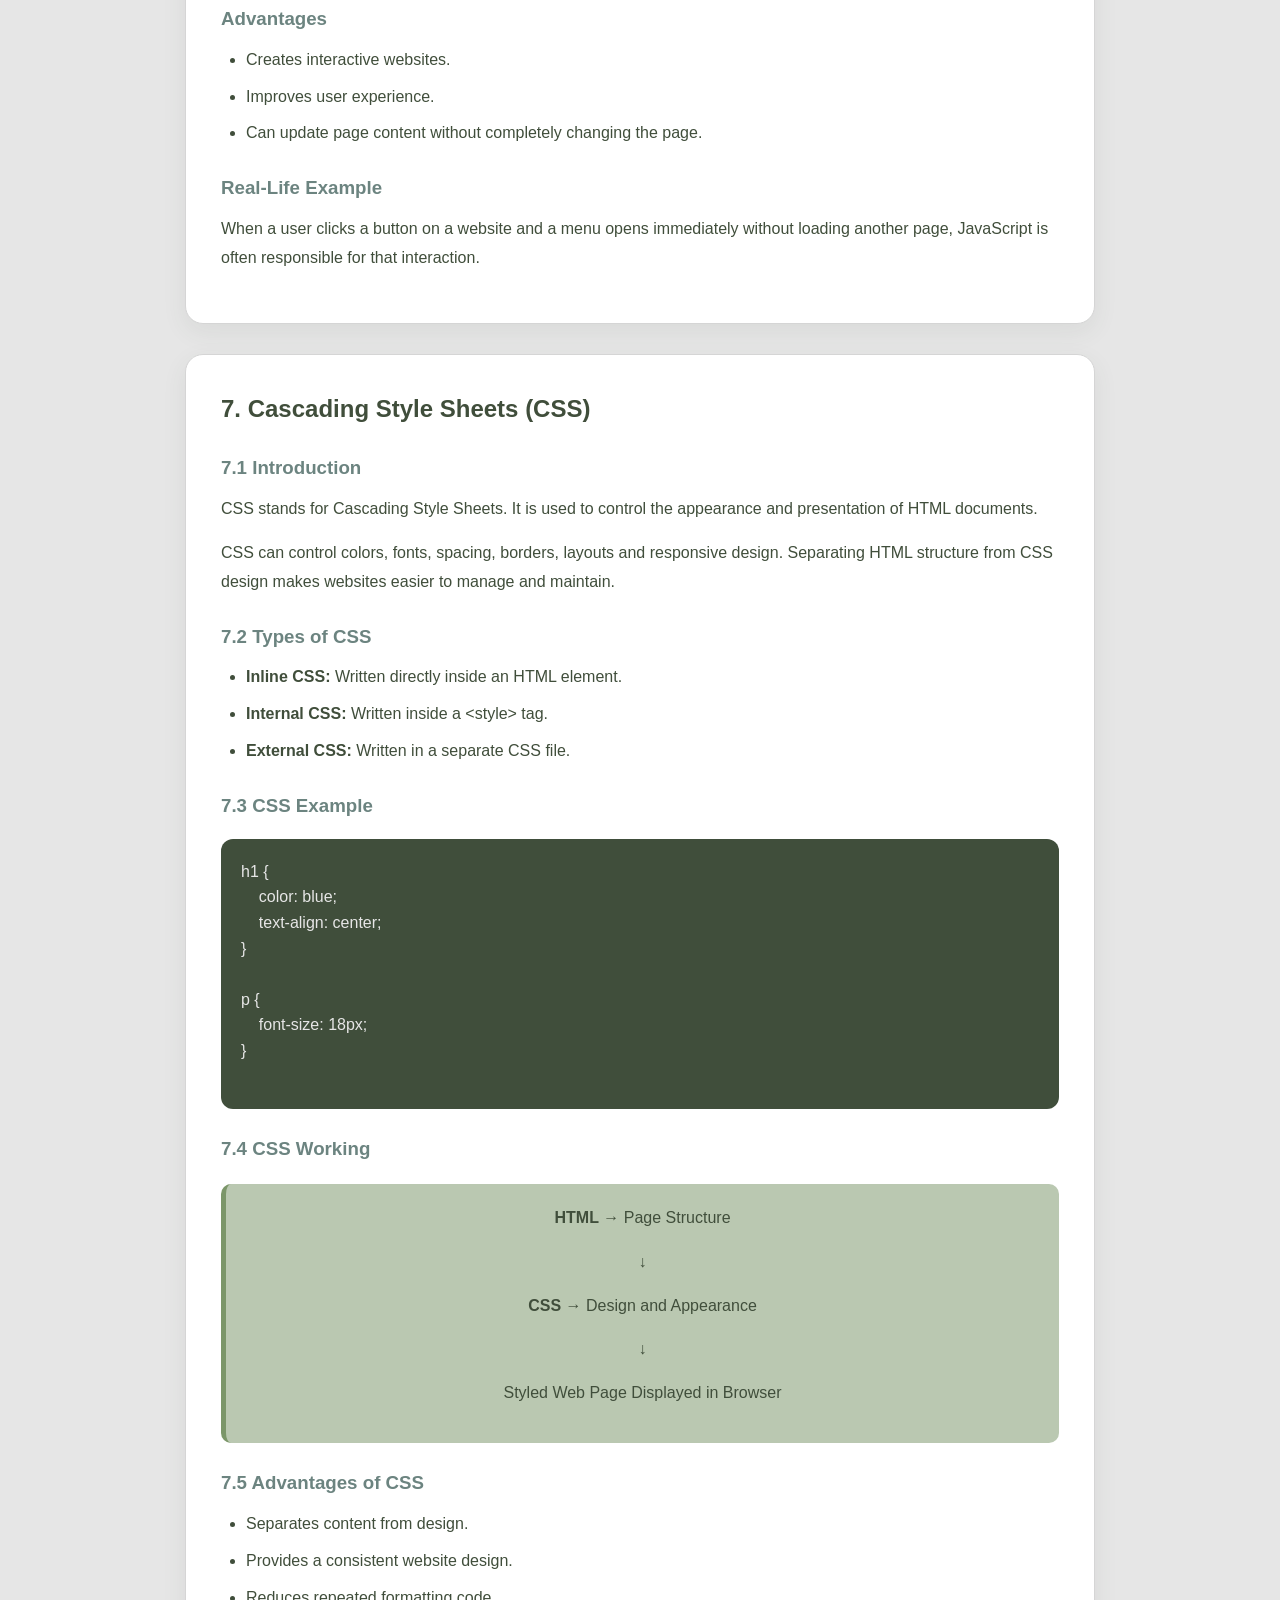
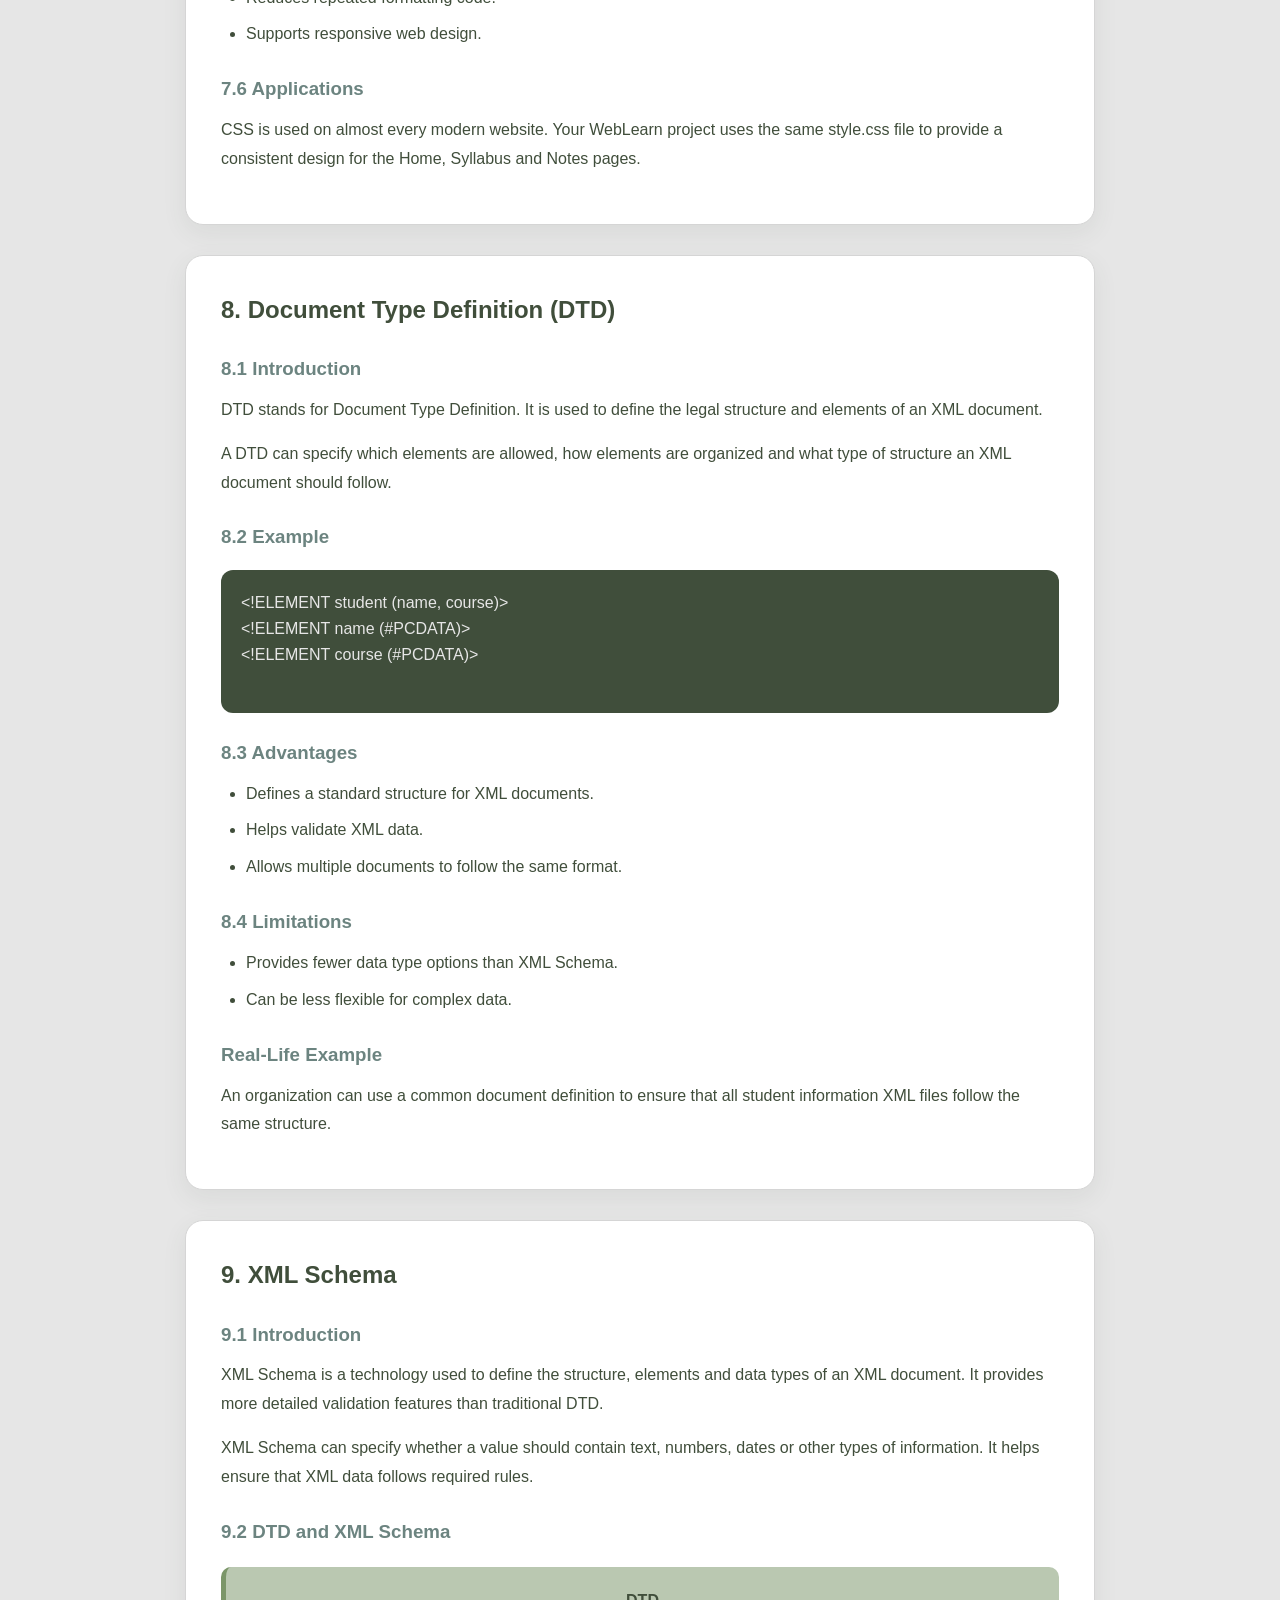
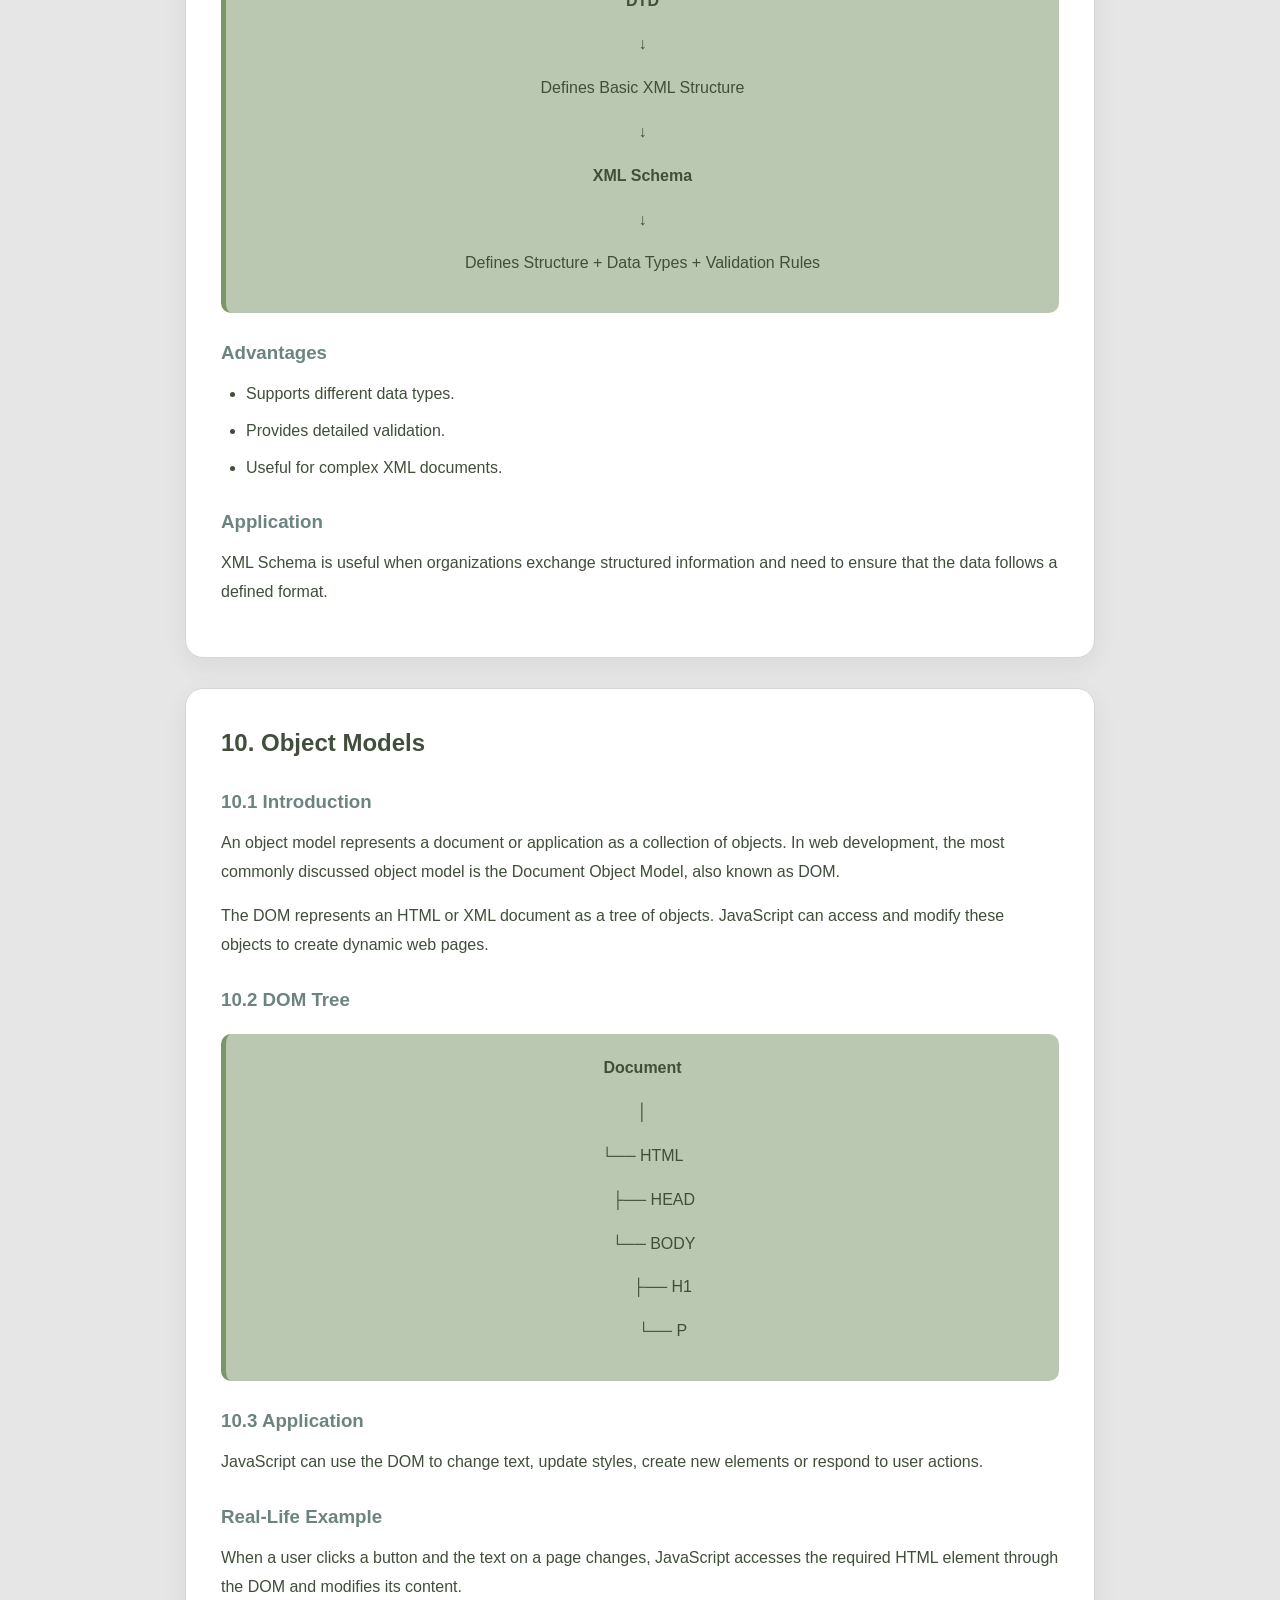
<file: unit2.html>
<!DOCTYPE html>
<html lang="en">

<head>
    <meta charset="UTF-8">
    <meta name="viewport" content="width=device-width, initial-scale=1.0">

    <title>Unit 2 Notes | WebLearn</title>

    <link rel="stylesheet" href="style.css">
</head>

<body>

    <!-- Navigation -->
    <nav>
        <div class="logo">🌐 WebLearn</div>

        <ul>
            <li><a href="index.html">Home</a></li>
            <li><a href="syllabus.html">Syllabus</a></li>
            <li><a href="notes.html" class="active">Notes</a></li>
            <li><a href="#">Feedback</a></li>
        </ul>
    </nav>


    <!-- Unit Header -->
    <section class="notes-header">

        <p class="small-title">WEB TECHNOLOGY • UNIT 2</p>

        <h1>Web Page Technologies</h1>

        <p>
            Complete theory notes covering HTML elements, CSS, JavaScript,
            XML technologies, Object Models and XML Processors.
        </p>

    </section>


    <!-- Main Notes -->
    <main class="unit-notes">


        <!-- =========================================
             TOPIC 1: HTML LISTS
        ========================================== -->

        <article class="topic-card">

            <h2>1. HTML Lists</h2>

            <h3>1.1 Introduction</h3>

            <p>
                Lists are used to organize related information in a clear and
                structured manner. On a web page, information is often easier
                to understand when it is displayed as a list instead of a
                large paragraph.
            </p>

            <p>
                Lists are commonly used for navigation menus, course topics,
                product features, instructions, steps and many other types of
                information. HTML provides three major types of lists:
                ordered lists, unordered lists and description lists.
            </p>


            <h3>1.2 Types of Lists</h3>

            <ul>
                <li><strong>Ordered List:</strong> Used when the order of items is important.</li>
                <li><strong>Unordered List:</strong> Used when items do not require a specific order.</li>
                <li><strong>Description List:</strong> Used to display terms with their descriptions.</li>
            </ul>


            <h3>1.3 Ordered List</h3>

            <p>
                An ordered list is created using the &lt;ol&gt; tag. Each item
                inside the list is created using the &lt;li&gt; tag. Ordered
                lists are useful when information must be followed in a
                particular sequence.
            </p>

            <pre>
&lt;ol&gt;
    &lt;li&gt;Open the web browser&lt;/li&gt;
    &lt;li&gt;Enter the website address&lt;/li&gt;
    &lt;li&gt;Press Enter&lt;/li&gt;
&lt;/ol&gt;
            </pre>


            <h3>1.4 Unordered List</h3>

            <p>
                An unordered list is created using the &lt;ul&gt; tag. It
                normally displays items using bullet points. The sequence of
                the items is not important in an unordered list.
            </p>

            <pre>
&lt;ul&gt;
    &lt;li&gt;HTML&lt;/li&gt;
    &lt;li&gt;CSS&lt;/li&gt;
    &lt;li&gt;JavaScript&lt;/li&gt;
&lt;/ul&gt;
            </pre>


            <h3>1.5 Description List</h3>

            <p>
                A description list is used when a term and its explanation need
                to be displayed together. The &lt;dl&gt; tag creates the list,
                &lt;dt&gt; defines the term and &lt;dd&gt; defines its
                description.
            </p>

            <div class="diagram">
                <p><strong>HTML Lists</strong></p>
                <p>│</p>
                <p>├── Ordered List → &lt;ol&gt;</p>
                <p>├── Unordered List → &lt;ul&gt;</p>
                <p>└── Description List → &lt;dl&gt;</p>
            </div>


            <h3>1.6 Advantages</h3>

            <ul>
                <li>Organizes information in a simple way.</li>
                <li>Makes web content easier to read.</li>
                <li>Useful for menus and navigation.</li>
                <li>Can easily be designed using CSS.</li>
            </ul>


            <h3>1.7 Applications and Real-Life Example</h3>

            <p>
                Lists are used on educational websites to display subjects and
                unit topics. For example, the navigation bar of the WebLearn
                website contains different options such as Home, Syllabus and
                Notes. A course syllabus can also use lists to show topics in
                each unit.
            </p>


            <h3>Important Exam Points</h3>

            <ul>
                <li>&lt;ol&gt; creates an ordered list.</li>
                <li>&lt;ul&gt; creates an unordered list.</li>
                <li>&lt;li&gt; represents a list item.</li>
                <li>&lt;dl&gt;, &lt;dt&gt; and &lt;dd&gt; are used for description lists.</li>
            </ul>

        </article>



        <!-- =========================================
             TOPIC 2: TABLES
        ========================================== -->

        <article class="topic-card">

            <h2>2. HTML Tables</h2>

            <h3>2.1 Introduction</h3>

            <p>
                Tables are used to display structured information in the form
                of rows and columns. They are useful when different values need
                to be compared or when information naturally belongs in a
                tabular format.
            </p>

            <p>
                Examples of information commonly displayed in tables include
                student marks, timetables, product information, financial data
                and course details.
            </p>


            <h3>2.2 Main Table Tags</h3>

            <ul>
                <li><strong>&lt;table&gt;</strong> – Creates the complete table.</li>
                <li><strong>&lt;tr&gt;</strong> – Creates a table row.</li>
                <li><strong>&lt;th&gt;</strong> – Creates a heading cell.</li>
                <li><strong>&lt;td&gt;</strong> – Creates a data cell.</li>
            </ul>


            <h3>2.3 Example</h3>

            <pre>
&lt;table&gt;

    &lt;tr&gt;
        &lt;th&gt;Subject&lt;/th&gt;
        &lt;th&gt;Marks&lt;/th&gt;
    &lt;/tr&gt;

    &lt;tr&gt;
        &lt;td&gt;Web Technology&lt;/td&gt;
        &lt;td&gt;85&lt;/td&gt;
    &lt;/tr&gt;

&lt;/table&gt;
            </pre>


            <h3>2.4 Table Diagram</h3>

            <div class="diagram">
                <p><strong>&lt;table&gt;</strong></p>
                <p>│</p>
                <p>├── &lt;tr&gt; → Table Row</p>
                <p>│ &nbsp;&nbsp; ├── &lt;th&gt; → Heading</p>
                <p>│ &nbsp;&nbsp; └── &lt;th&gt; → Heading</p>
                <p>│</p>
                <p>└── &lt;tr&gt; → Table Row</p>
                <p>&nbsp;&nbsp;&nbsp;&nbsp; ├── &lt;td&gt; → Data</p>
                <p>&nbsp;&nbsp;&nbsp;&nbsp; └── &lt;td&gt; → Data</p>
            </div>


            <h3>2.5 Advantages and Applications</h3>

            <p>
                Tables organize large amounts of structured information and
                make comparison easier. They are widely used for timetables,
                mark sheets, product comparisons and reports.
            </p>


            <h3>2.6 Limitations</h3>

            <ul>
                <li>Large tables may be difficult to read on mobile devices.</li>
                <li>Complex tables can confuse users.</li>
                <li>Tables should mainly be used for data, not complete page layouts.</li>
            </ul>


            <h3>Real-Life Example</h3>

            <p>
                A university website can use a table to display a student's
                examination marks. Each row represents a subject and different
                columns can represent marks, grades and results.
            </p>

        </article>



        <!-- =========================================
             TOPIC 3: IMAGES
        ========================================== -->

        <article class="topic-card">

            <h2>3. Images in HTML</h2>

            <h3>3.1 Introduction</h3>

            <p>
                Images make web pages more attractive and help users understand
                information visually. Websites use images for logos, product
                photographs, diagrams, icons and educational content.
            </p>

            <p>
                The &lt;img&gt; tag is used to display an image in HTML. The
                browser uses the image source to find and display the required
                image file.
            </p>


            <h3>3.2 Basic Syntax</h3>

            <pre>
&lt;img src="college.jpg"
     alt="College Building"&gt;
            </pre>


            <h3>3.3 Important Attributes</h3>

            <ul>
                <li><strong>src:</strong> Specifies the location of the image.</li>
                <li><strong>alt:</strong> Provides alternative text.</li>
                <li><strong>width:</strong> Specifies image width.</li>
                <li><strong>height:</strong> Specifies image height.</li>
            </ul>


            <div class="diagram">
                <p><strong>HTML Page</strong></p>
                <p>↓</p>
                <p>&lt;img&gt; Tag</p>
                <p>↓</p>
                <p>Image Source</p>
                <p>↓</p>
                <p>Browser Loads Image</p>
                <p>↓</p>
                <p>Image Displayed to User</p>
            </div>


            <h3>3.4 Advantages</h3>

            <ul>
                <li>Makes websites visually attractive.</li>
                <li>Helps explain difficult concepts.</li>
                <li>Improves user engagement.</li>
                <li>Useful for branding and identification.</li>
            </ul>


            <h3>3.5 Disadvantages</h3>

            <ul>
                <li>Large images can slow down a website.</li>
                <li>Too many images can increase page loading time.</li>
                <li>Poor-quality images can reduce the quality of a website.</li>
            </ul>


            <h3>Real-Life Example</h3>

            <p>
                A college website can display images of the campus,
                laboratories and classrooms. In educational notes, diagrams and
                images help students understand technical topics more easily.
            </p>

        </article>



        <!-- =========================================
             TOPIC 4: FORMS
        ========================================== -->

        <article class="topic-card">

            <h2>4. HTML Forms</h2>

            <h3>4.1 Introduction</h3>

            <p>
                Forms are used to collect information from users. They are an
                important part of interactive websites because they allow users
                to enter data and send that data for processing.
            </p>

            <p>
                Login pages, registration pages, feedback forms and online
                application forms are common examples of HTML forms.
            </p>


            <h3>4.2 Common Form Elements</h3>

            <ul>
                <li>&lt;form&gt; – Creates a form.</li>
                <li>&lt;input&gt; – Accepts user input.</li>
                <li>&lt;label&gt; – Provides a description for an input field.</li>
                <li>&lt;textarea&gt; – Accepts multi-line text.</li>
                <li>&lt;select&gt; – Creates a drop-down menu.</li>
                <li>&lt;button&gt; – Creates a clickable button.</li>
            </ul>


            <h3>4.3 Form Working</h3>

            <div class="diagram">
                <p><strong>User</strong></p>
                <p>↓</p>
                <p>Enters Information</p>
                <p>↓</p>
                <p>Clicks Submit</p>
                <p>↓</p>
                <p>Data Sent for Processing</p>
                <p>↓</p>
                <p>Result Returned to User</p>
            </div>


            <h3>4.4 Example</h3>

            <pre>
&lt;form&gt;

    &lt;label&gt;Name:&lt;/label&gt;
    &lt;input type="text"&gt;

    &lt;br&gt;&lt;br&gt;

    &lt;label&gt;Email:&lt;/label&gt;
    &lt;input type="email"&gt;

    &lt;br&gt;&lt;br&gt;

    &lt;button type="submit"&gt;
        Submit
    &lt;/button&gt;

&lt;/form&gt;
            </pre>


            <h3>Applications</h3>

            <ul>
                <li>User registration</li>
                <li>Login systems</li>
                <li>Feedback forms</li>
                <li>College admission forms</li>
                <li>Online shopping</li>
            </ul>


            <h3>Real-Life Example</h3>

            <p>
                Your WebLearn website can use a feedback form where students
                enter their name, email and feedback. The information can then
                be processed and stored by the website.
            </p>

        </article>



        <!-- =========================================
             TOPIC 5: FRAMES
        ========================================== -->

        <article class="topic-card">

            <h2>5. Frames</h2>

            <h3>5.1 Introduction</h3>

            <p>
                Frames were historically used to divide a browser window into
                multiple sections. Each section could display a different HTML
                document. For example, one frame could contain navigation while
                another frame displayed the main content.
            </p>

            <p>
                Traditional HTML frames are now considered outdated in modern
                web development. Modern websites generally use CSS layouts and
                other technologies instead.
            </p>


            <h3>5.2 Conceptual Diagram</h3>

            <div class="diagram">
                <p>+----------------------------------+</p>
                <p>|           Header Frame           |</p>
                <p>+--------------+-------------------+</p>
                <p>| Navigation   |    Main Content   |</p>
                <p>| Frame        |    Frame          |</p>
                <p>+--------------+-------------------+</p>
            </div>


            <h3>5.3 Advantages</h3>

            <ul>
                <li>Allowed different documents to appear in one window.</li>
                <li>Navigation could remain visible while content changed.</li>
                <li>Provided an early method for dividing page layouts.</li>
            </ul>


            <h3>5.4 Disadvantages</h3>

            <ul>
                <li>Can create navigation and usability problems.</li>
                <li>Not suitable for many modern responsive websites.</li>
                <li>Traditional frame-based layouts are obsolete in modern HTML.</li>
            </ul>


            <h3>Modern Alternative</h3>

            <p>
                Modern web development uses CSS Flexbox, CSS Grid and other
                layout technologies to create responsive sections of a website.
                The &lt;iframe&gt; element may still be used to embed another
                document or external content in a web page.
            </p>

        </article>



        <!-- =========================================
             TOPIC 6: DYNAMIC HTML AND JAVASCRIPT
        ========================================== -->

        <article class="topic-card">

            <h2>6. Dynamic HTML (DHTML) with JavaScript</h2>

            <h3>6.1 Introduction</h3>

            <p>
                Dynamic HTML refers to techniques that allow a web page to
                change after it has been loaded in the browser. It generally
                involves the combined use of HTML, CSS and JavaScript.
            </p>

            <p>
                HTML provides the structure of a page, CSS controls its
                appearance and JavaScript adds behavior and interactivity.
                Together, these technologies can create dynamic web pages.
            </p>


            <h3>6.2 JavaScript</h3>

            <p>
                JavaScript is a programming language commonly used to add
                interactive features to websites. It can respond to user
                actions such as clicking buttons, entering text or moving the
                mouse.
            </p>


            <h3>6.3 Simple Example</h3>

            <pre>
&lt;button onclick="changeText()"&gt;
    Click Me
&lt;/button&gt;

&lt;p id="message"&gt;
    Welcome to WebLearn
&lt;/p&gt;

&lt;script&gt;

function changeText() {
    document.getElementById("message").innerHTML =
    "Text Changed Successfully!";
}

&lt;/script&gt;
            </pre>


            <h3>6.4 Working Diagram</h3>

            <div class="diagram">
                <p><strong>User Action</strong></p>
                <p>↓</p>
                <p>JavaScript Event</p>
                <p>↓</p>
                <p>JavaScript Processes Action</p>
                <p>↓</p>
                <p>HTML/CSS Content Changes</p>
                <p>↓</p>
                <p>User Sees Updated Page</p>
            </div>


            <h3>6.5 Applications</h3>

            <ul>
                <li>Interactive buttons</li>
                <li>Form validation</li>
                <li>Image galleries</li>
                <li>Dynamic menus</li>
                <li>Online calculators</li>
            </ul>


            <h3>Advantages</h3>

            <ul>
                <li>Creates interactive websites.</li>
                <li>Improves user experience.</li>
                <li>Can update page content without completely changing the page.</li>
            </ul>


            <h3>Real-Life Example</h3>

            <p>
                When a user clicks a button on a website and a menu opens
                immediately without loading another page, JavaScript is often
                responsible for that interaction.
            </p>

        </article>



        <!-- =========================================
             TOPIC 7: CSS
        ========================================== -->

        <article class="topic-card">

            <h2>7. Cascading Style Sheets (CSS)</h2>

            <h3>7.1 Introduction</h3>

            <p>
                CSS stands for Cascading Style Sheets. It is used to control
                the appearance and presentation of HTML documents.
            </p>

            <p>
                CSS can control colors, fonts, spacing, borders, layouts and
                responsive design. Separating HTML structure from CSS design
                makes websites easier to manage and maintain.
            </p>


            <h3>7.2 Types of CSS</h3>

            <ul>
                <li><strong>Inline CSS:</strong> Written directly inside an HTML element.</li>
                <li><strong>Internal CSS:</strong> Written inside a &lt;style&gt; tag.</li>
                <li><strong>External CSS:</strong> Written in a separate CSS file.</li>
            </ul>


            <h3>7.3 CSS Example</h3>

            <pre>
h1 {
    color: blue;
    text-align: center;
}

p {
    font-size: 18px;
}
            </pre>


            <h3>7.4 CSS Working</h3>

            <div class="diagram">
                <p><strong>HTML</strong> → Page Structure</p>
                <p>↓</p>
                <p><strong>CSS</strong> → Design and Appearance</p>
                <p>↓</p>
                <p>Styled Web Page Displayed in Browser</p>
            </div>


            <h3>7.5 Advantages of CSS</h3>

            <ul>
                <li>Separates content from design.</li>
                <li>Provides a consistent website design.</li>
                <li>Reduces repeated formatting code.</li>
                <li>Supports responsive web design.</li>
            </ul>


            <h3>7.6 Applications</h3>

            <p>
                CSS is used on almost every modern website. Your WebLearn
                project uses the same style.css file to provide a consistent
                design for the Home, Syllabus and Notes pages.
            </p>

        </article>



        <!-- =========================================
             TOPIC 8: DTD
        ========================================== -->

        <article class="topic-card">

            <h2>8. Document Type Definition (DTD)</h2>

            <h3>8.1 Introduction</h3>

            <p>
                DTD stands for Document Type Definition. It is used to define
                the legal structure and elements of an XML document.
            </p>

            <p>
                A DTD can specify which elements are allowed, how elements are
                organized and what type of structure an XML document should
                follow.
            </p>


            <h3>8.2 Example</h3>

            <pre>
&lt;!ELEMENT student (name, course)&gt;
&lt;!ELEMENT name (#PCDATA)&gt;
&lt;!ELEMENT course (#PCDATA)&gt;
            </pre>


            <h3>8.3 Advantages</h3>

            <ul>
                <li>Defines a standard structure for XML documents.</li>
                <li>Helps validate XML data.</li>
                <li>Allows multiple documents to follow the same format.</li>
            </ul>


            <h3>8.4 Limitations</h3>

            <ul>
                <li>Provides fewer data type options than XML Schema.</li>
                <li>Can be less flexible for complex data.</li>
            </ul>


            <h3>Real-Life Example</h3>

            <p>
                An organization can use a common document definition to ensure
                that all student information XML files follow the same structure.
            </p>

        </article>



        <!-- =========================================
             TOPIC 9: XML SCHEMA
        ========================================== -->

        <article class="topic-card">

            <h2>9. XML Schema</h2>

            <h3>9.1 Introduction</h3>

            <p>
                XML Schema is a technology used to define the structure,
                elements and data types of an XML document. It provides more
                detailed validation features than traditional DTD.
            </p>

            <p>
                XML Schema can specify whether a value should contain text,
                numbers, dates or other types of information. It helps ensure
                that XML data follows required rules.
            </p>


            <h3>9.2 DTD and XML Schema</h3>

            <div class="diagram">
                <p><strong>DTD</strong></p>
                <p>↓</p>
                <p>Defines Basic XML Structure</p>
                <p>↓</p>
                <p><strong>XML Schema</strong></p>
                <p>↓</p>
                <p>Defines Structure + Data Types + Validation Rules</p>
            </div>


            <h3>Advantages</h3>

            <ul>
                <li>Supports different data types.</li>
                <li>Provides detailed validation.</li>
                <li>Useful for complex XML documents.</li>
            </ul>


            <h3>Application</h3>

            <p>
                XML Schema is useful when organizations exchange structured
                information and need to ensure that the data follows a defined
                format.
            </p>

        </article>



        <!-- =========================================
             TOPIC 10: OBJECT MODELS
        ========================================== -->

        <article class="topic-card">

            <h2>10. Object Models</h2>

            <h3>10.1 Introduction</h3>

            <p>
                An object model represents a document or application as a
                collection of objects. In web development, the most commonly
                discussed object model is the Document Object Model, also known
                as DOM.
            </p>

            <p>
                The DOM represents an HTML or XML document as a tree of
                objects. JavaScript can access and modify these objects to
                create dynamic web pages.
            </p>


            <h3>10.2 DOM Tree</h3>

            <div class="diagram">
                <p><strong>Document</strong></p>
                <p>│</p>
                <p>└── HTML</p>
                <p>&nbsp;&nbsp;&nbsp;&nbsp; ├── HEAD</p>
                <p>&nbsp;&nbsp;&nbsp;&nbsp; └── BODY</p>
                <p>&nbsp;&nbsp;&nbsp;&nbsp;&nbsp;&nbsp;&nbsp;&nbsp; ├── H1</p>
                <p>&nbsp;&nbsp;&nbsp;&nbsp;&nbsp;&nbsp;&nbsp;&nbsp; └── P</p>
            </div>


            <h3>10.3 Application</h3>

            <p>
                JavaScript can use the DOM to change text, update styles,
                create new elements or respond to user actions.
            </p>


            <h3>Real-Life Example</h3>

            <p>
                When a user clicks a button and the text on a page changes,
                JavaScript accesses the required HTML element through the DOM
                and modifies its content.
            </p>

        </article>



        <!-- =========================================
             TOPIC 11: PRESENTING XML
        ========================================== -->

        <article class="topic-card">

            <h2>11. Presenting XML</h2>

            <h3>11.1 Introduction</h3>

            <p>
                XML is mainly designed to store and transport structured data.
                However, raw XML data is not always easy for users to read.
                Therefore, XML data may need to be transformed or styled before
                it is presented to users.
            </p>

            <p>
                Technologies such as CSS and XSLT can be used to present XML
                information in a readable format.
            </p>


            <h3>11.2 Working Process</h3>

            <div class="diagram">
                <p><strong>XML Data</strong></p>
                <p>↓</p>
                <p>CSS or XSLT Processing</p>
                <p>↓</p>
                <p>Formatted Information</p>
                <p>↓</p>
                <p>Displayed to User</p>
            </div>


            <h3>Applications</h3>

            <ul>
                <li>Displaying structured information.</li>
                <li>Transforming XML data into HTML pages.</li>
                <li>Sharing data between different applications.</li>
            </ul>


            <h3>Real-Life Example</h3>

            <p>
                A system may store student information in XML format and then
                transform that information into an attractive HTML page that
                students can easily read.
            </p>

        </article>



        <!-- =========================================
             TOPIC 12: XML PROCESSORS - DOM AND SAX
        ========================================== -->

        <article class="topic-card">

            <h2>12. XML Processors – DOM and SAX</h2>

            <h3>12.1 Introduction</h3>

            <p>
                XML processors are software components that read and process
                XML documents. Different processing approaches are available,
                including DOM and SAX.
            </p>


            <h3>12.2 DOM Parser</h3>

            <p>
                A DOM parser reads the complete XML document and creates a
                tree-like structure in memory. This allows a program to move
                through the document and access different nodes.
            </p>

            <div class="diagram">
                <p>XML Document</p>
                <p>↓</p>
                <p>DOM Parser</p>
                <p>↓</p>
                <p>Complete Tree Created in Memory</p>
                <p>↓</p>
                <p>Application Accesses Nodes</p>
            </div>


            <h3>12.3 SAX Parser</h3>

            <p>
                SAX stands for Simple API for XML. A SAX parser processes an
                XML document sequentially and generates events while reading
                the document.
            </p>

            <p>
                Unlike a DOM parser, SAX does not normally create a complete
                tree of the entire document in memory. Therefore, it can be
                useful when processing large XML documents.
            </p>


            <div class="diagram">
                <p>XML Document</p>
                <p>↓</p>
                <p>SAX Parser Reads Sequentially</p>
                <p>↓</p>
                <p>Events Generated</p>
                <p>↓</p>
                <p>Application Processes Events</p>
            </div>


            <h3>12.4 Difference Between DOM and SAX</h3>

            <ul>
                <li><strong>DOM:</strong> Creates a complete tree structure.</li>
                <li><strong>SAX:</strong> Processes XML sequentially.</li>
                <li><strong>DOM:</strong> Easier to navigate and modify documents.</li>
                <li><strong>SAX:</strong> Can use less memory for large documents.</li>
            </ul>


            <h3>Applications</h3>

            <p>
                XML processors are used when applications need to read,
                validate or extract information from XML documents. They can
                be useful in data exchange systems and software applications
                that work with structured XML data.
            </p>


            <h3>Important Exam Points</h3>

            <ul>
                <li>DOM represents XML as a tree structure.</li>
                <li>SAX processes XML sequentially using events.</li>
                <li>DOM is useful for navigation and modification.</li>
                <li>SAX can be useful for processing large documents.</li>
            </ul>

        </article>



        <!-- UNIT SUMMARY -->

        <article class="topic-card">

            <h2>Unit 2 Summary</h2>

            <p>
                Unit 2 introduces important technologies used in web page
                development. HTML elements such as lists, tables, images and
                forms are used to organize and display web content. CSS is used
                to improve the appearance of web pages, while JavaScript adds
                interactivity and dynamic behavior.
            </p>

            <p>
                The unit also introduces XML and related technologies. DTD and
                XML Schema define and validate XML structure. The DOM represents
                documents as objects, while XML processors such as DOM and SAX
                provide different methods for reading and processing XML data.
            </p>

            <div class="diagram">
                <p><strong>Web Page Technologies</strong></p>
                <p>│</p>
                <p>├── HTML → Structure</p>
                <p>├── CSS → Design</p>
                <p>├── JavaScript → Interaction</p>
                <p>└── XML → Structured Data</p>
                <p>&nbsp;&nbsp;&nbsp;&nbsp; ├── DTD</p>
                <p>&nbsp;&nbsp;&nbsp;&nbsp; ├── XML Schema</p>
                <p>&nbsp;&nbsp;&nbsp;&nbsp; ├── DOM</p>
                <p>&nbsp;&nbsp;&nbsp;&nbsp; └── SAX</p>
            </div>

        </article>


        <!-- Back Button -->
        <div class="back-section">

            <a href="notes.html" class="back-button">
                ← Back to All Units
            </a>

        </div>

    </main>


    <!-- Footer -->
    <footer>
        <p>© 2026 WebLearn | Web Technology Learning Portal</p>
    </footer>

</body>
</html>
</file>
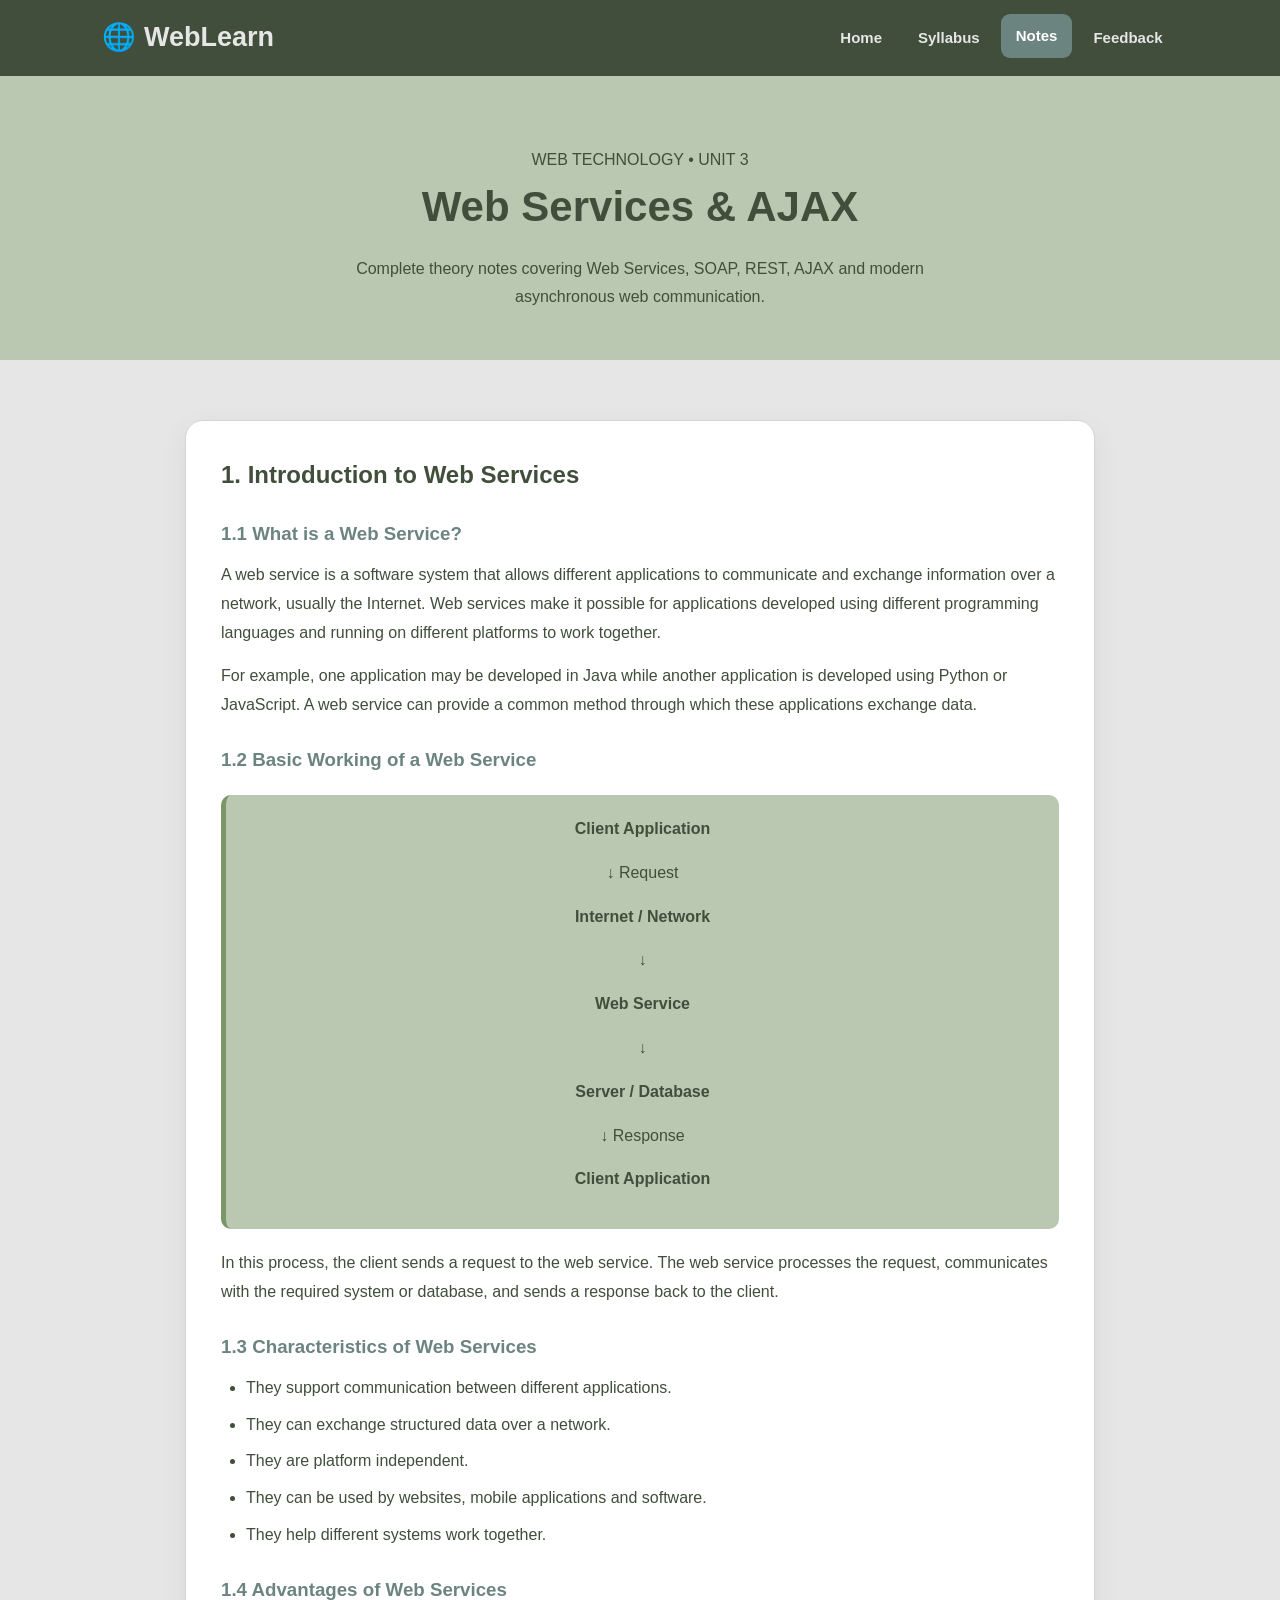
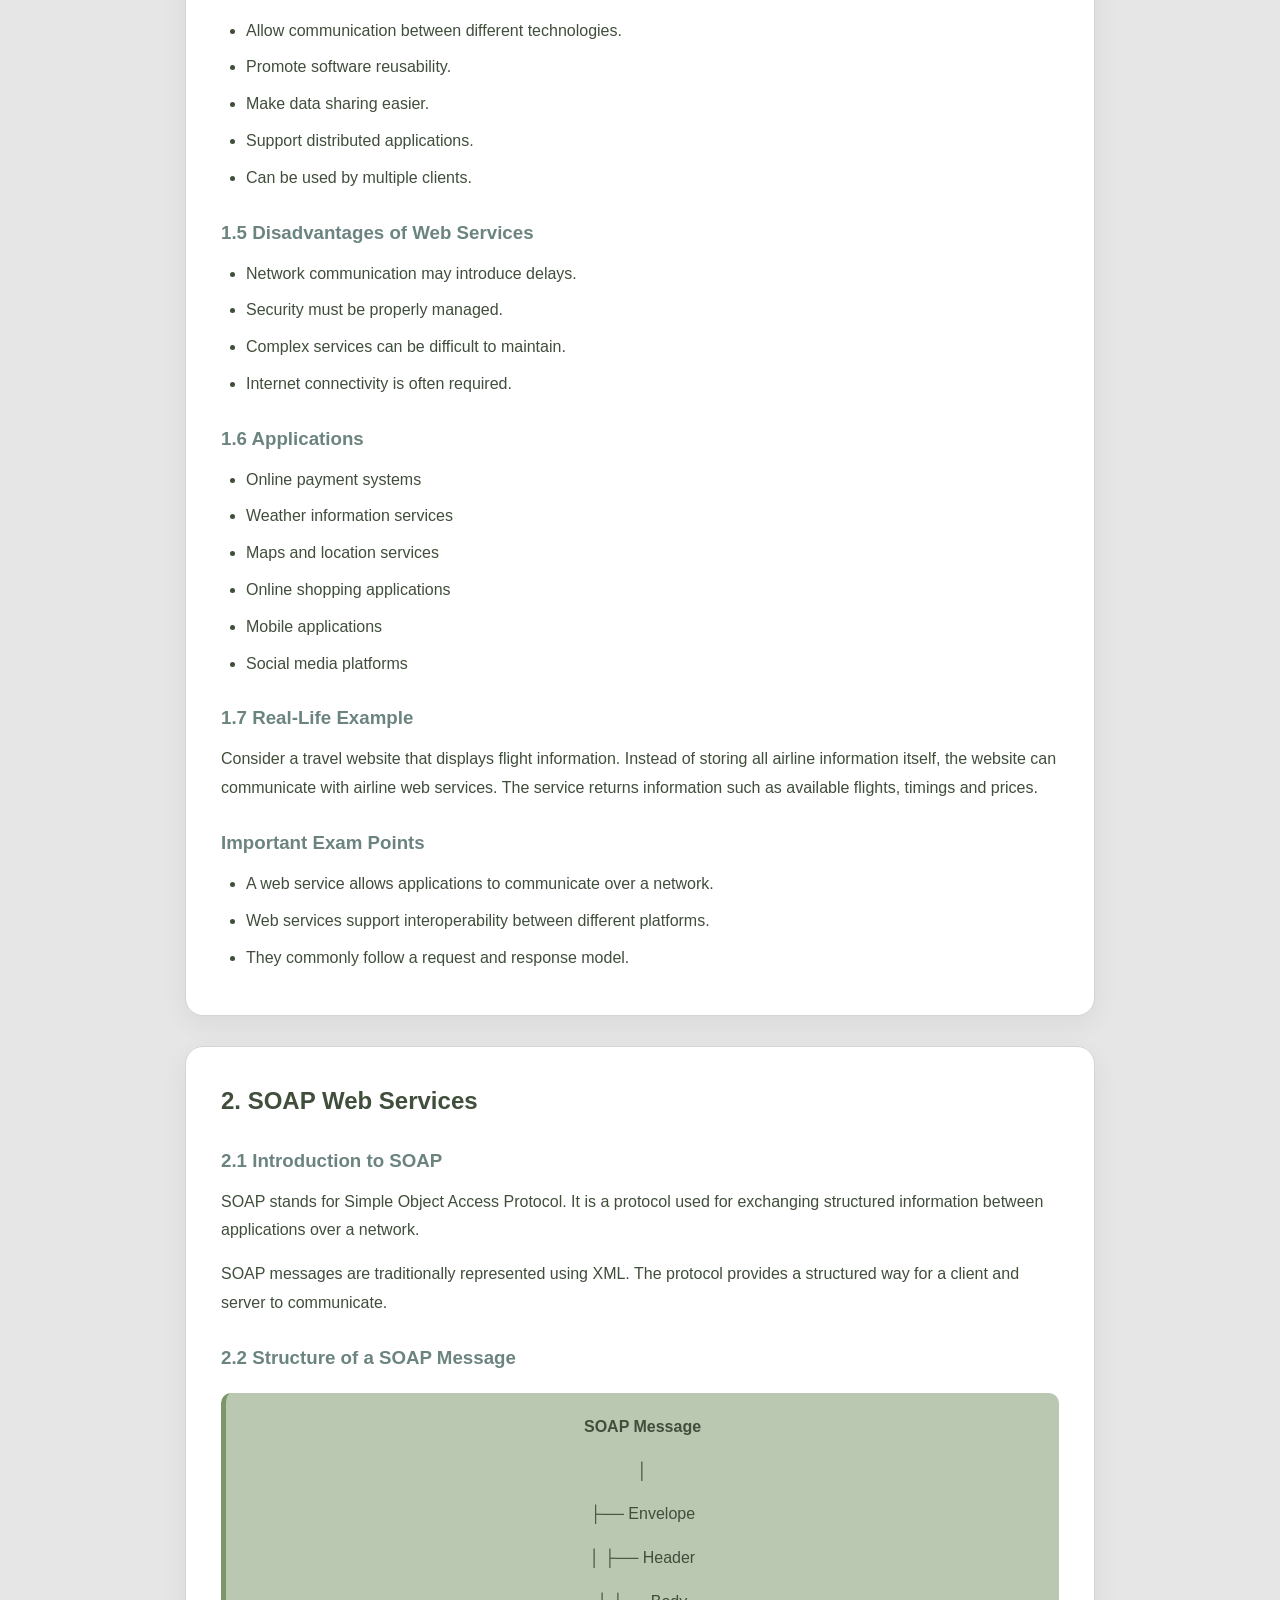
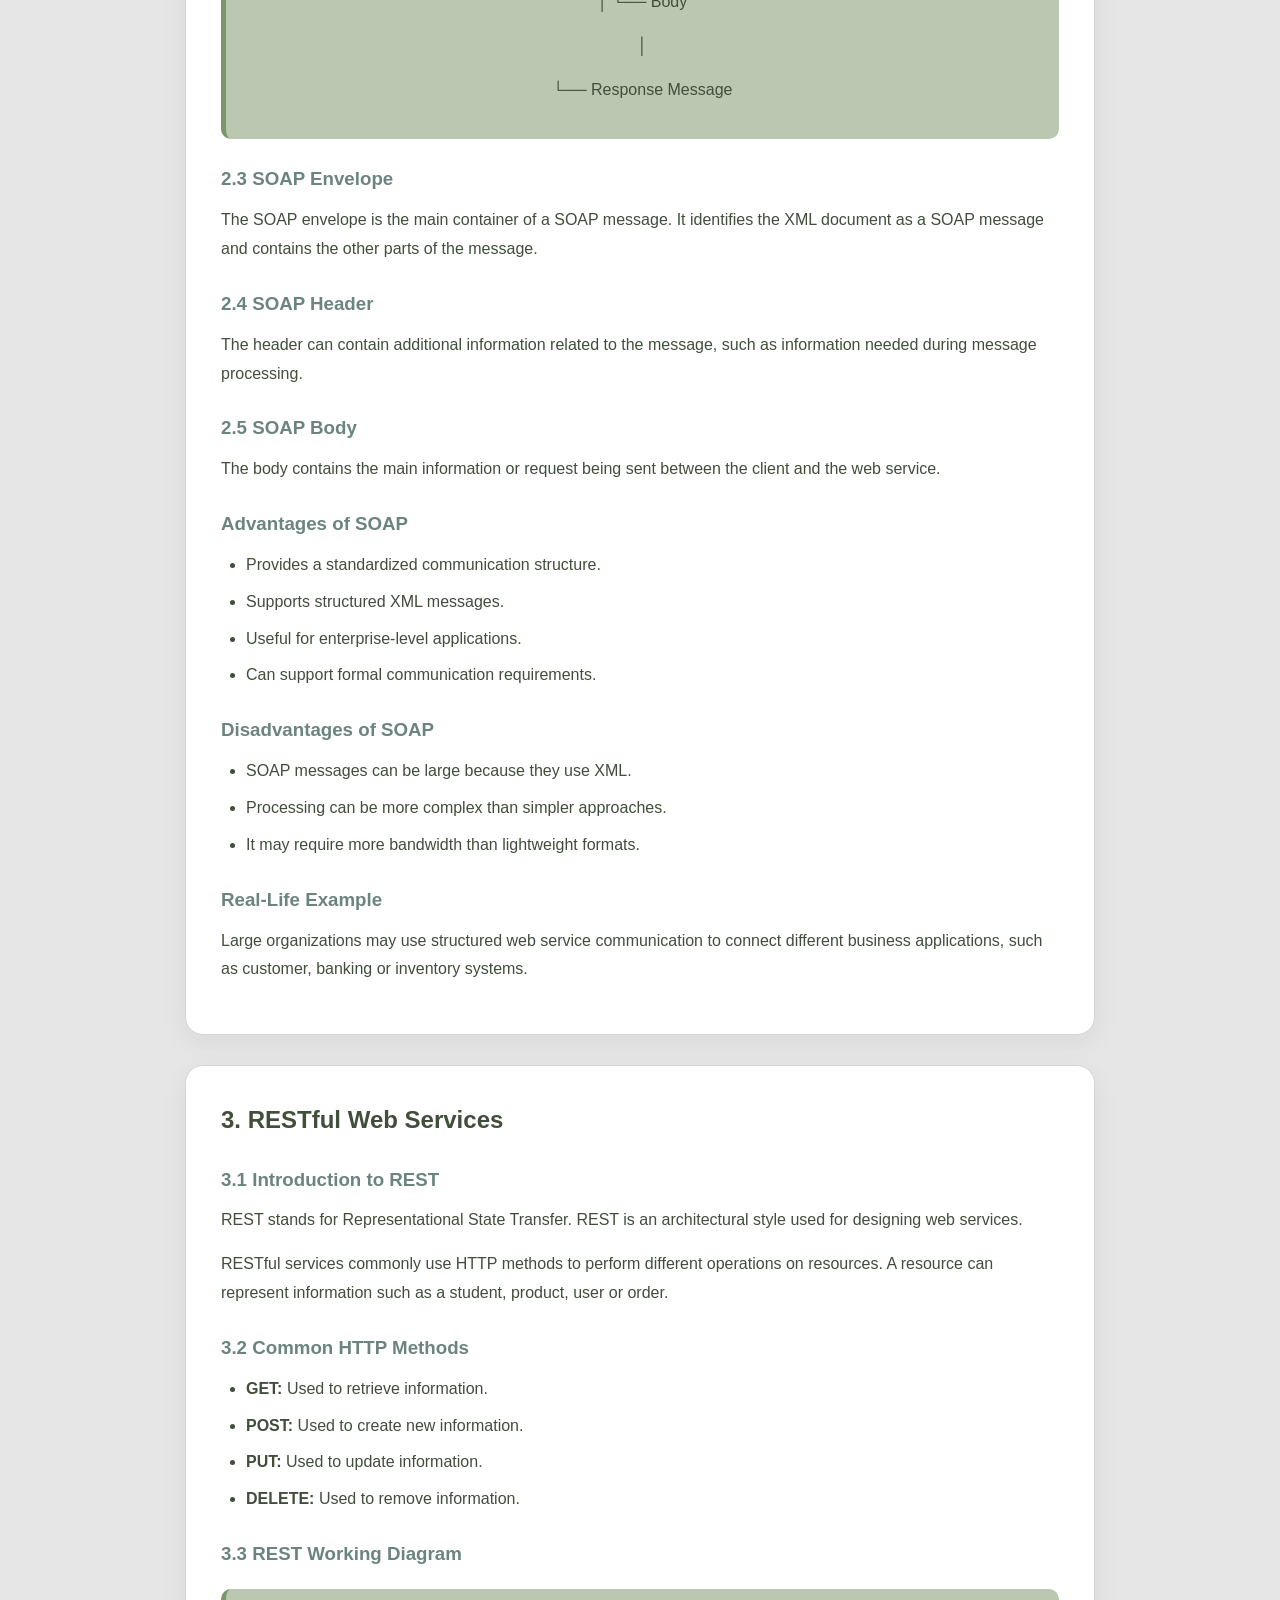
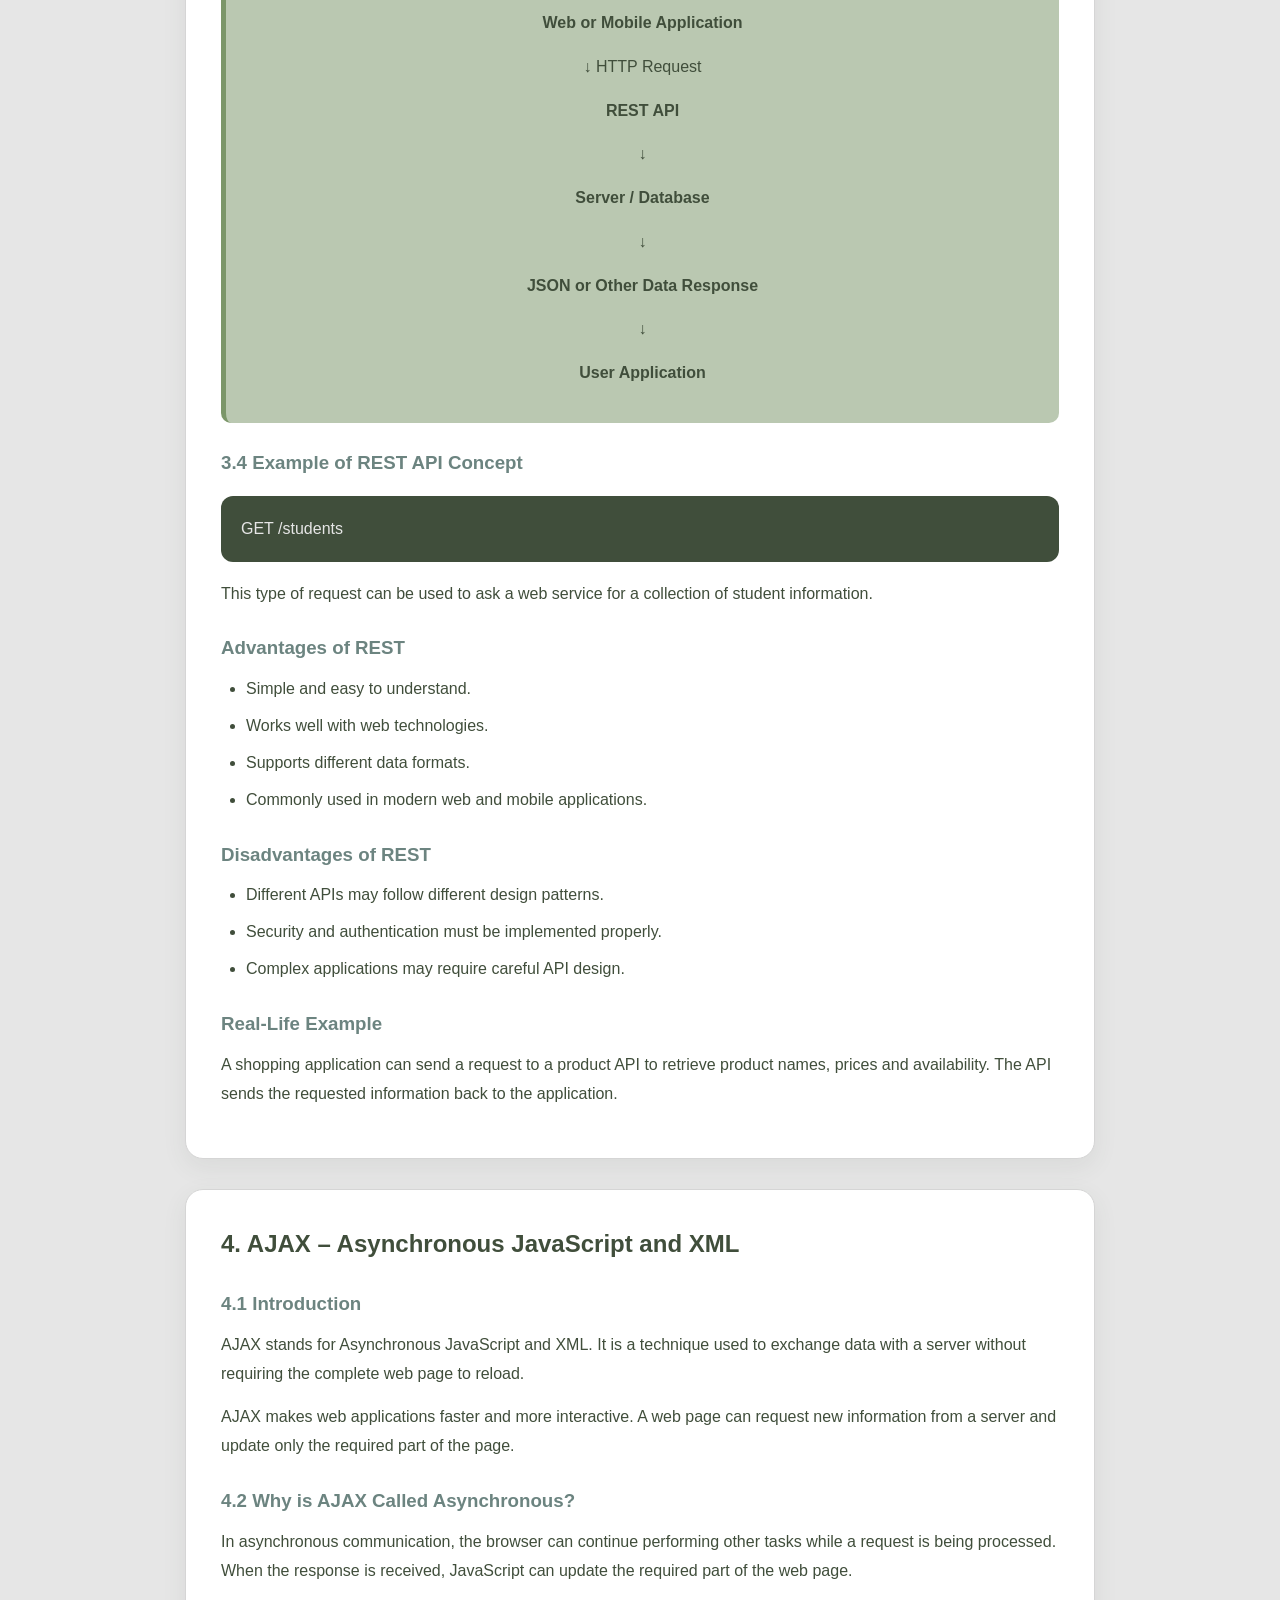
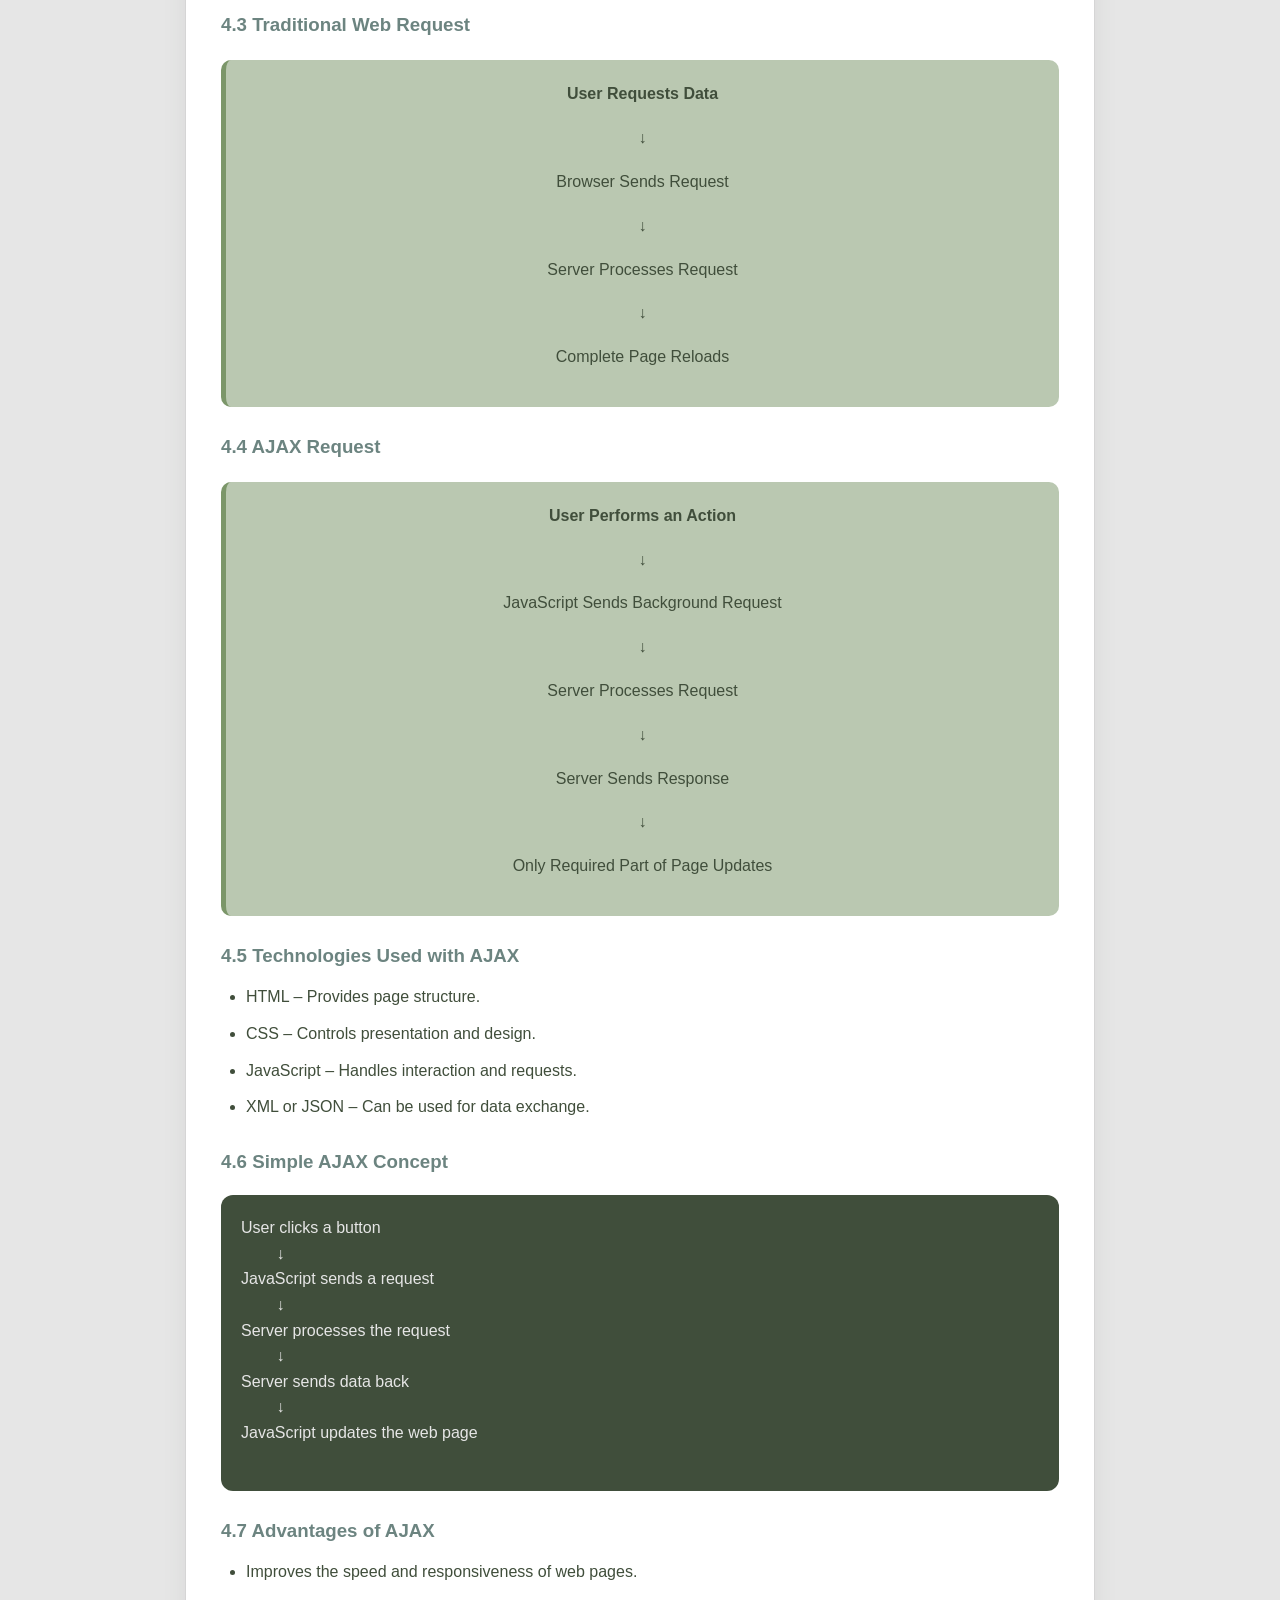
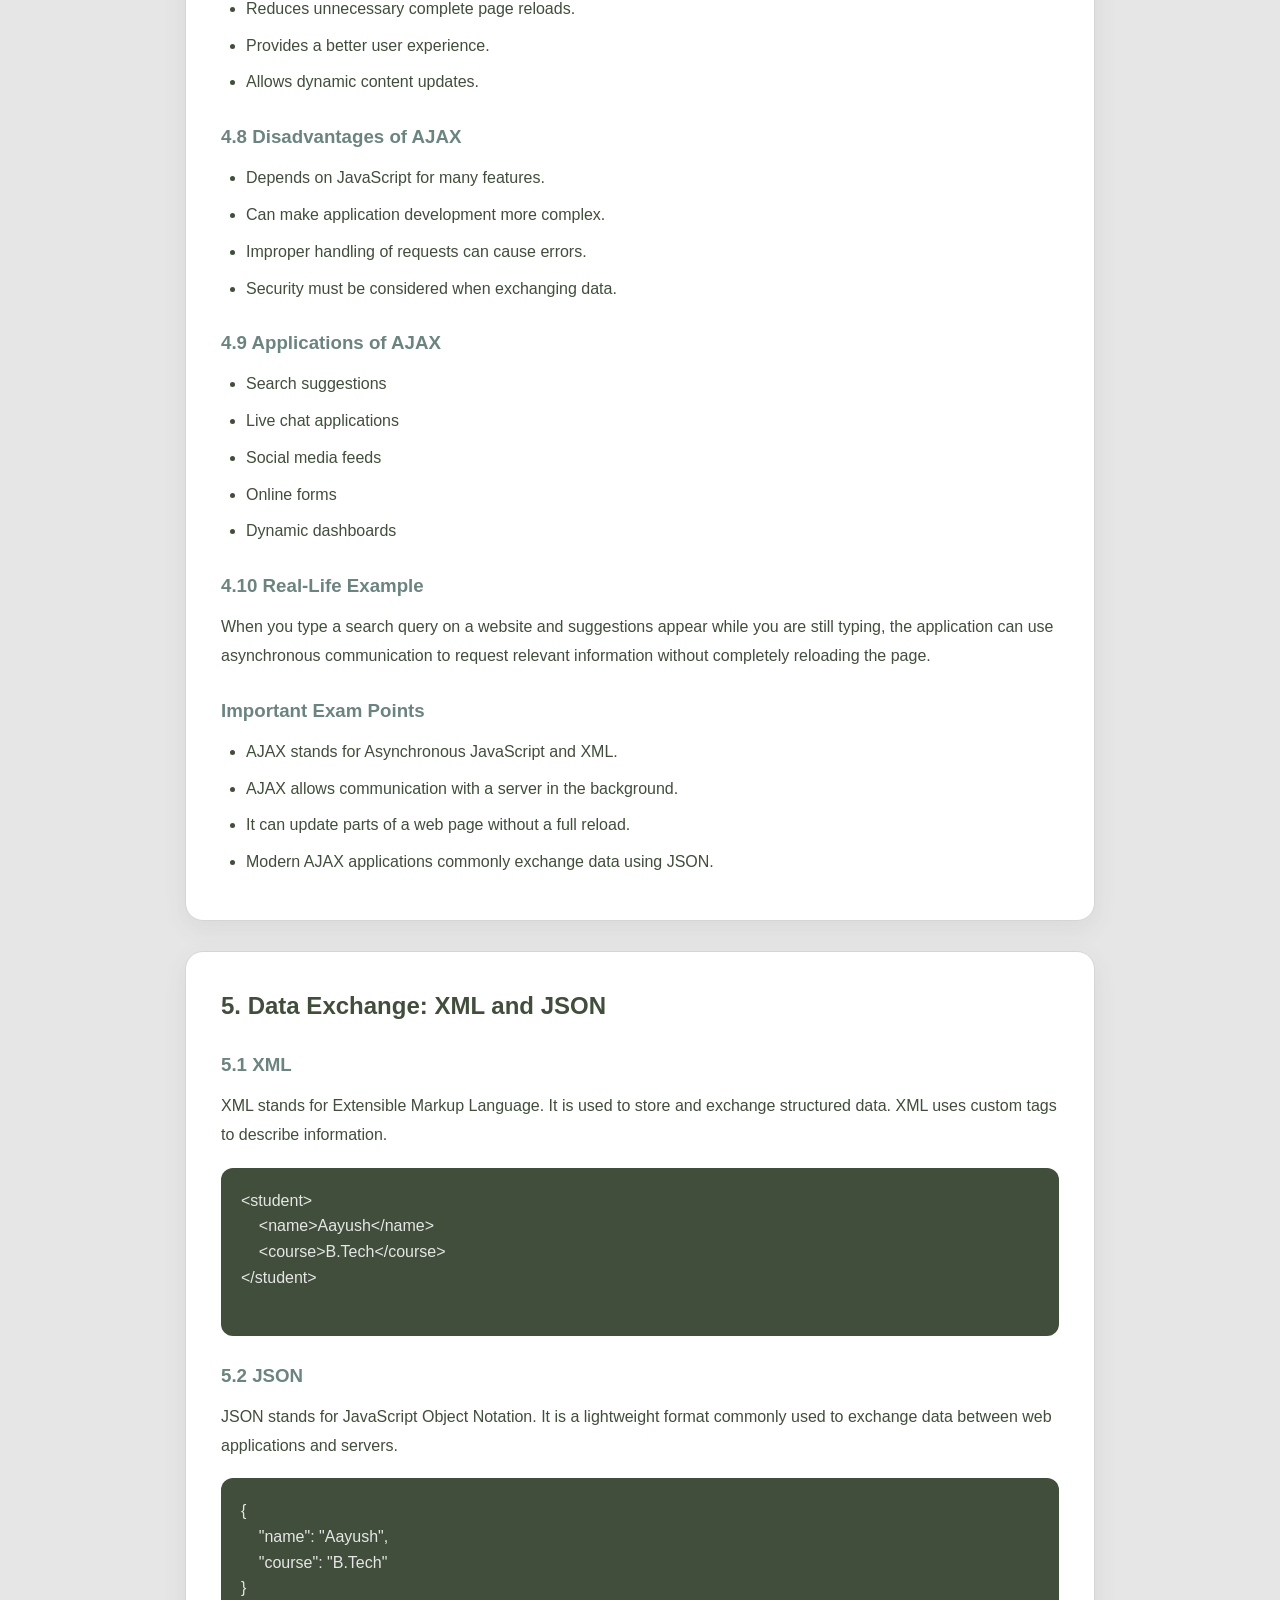
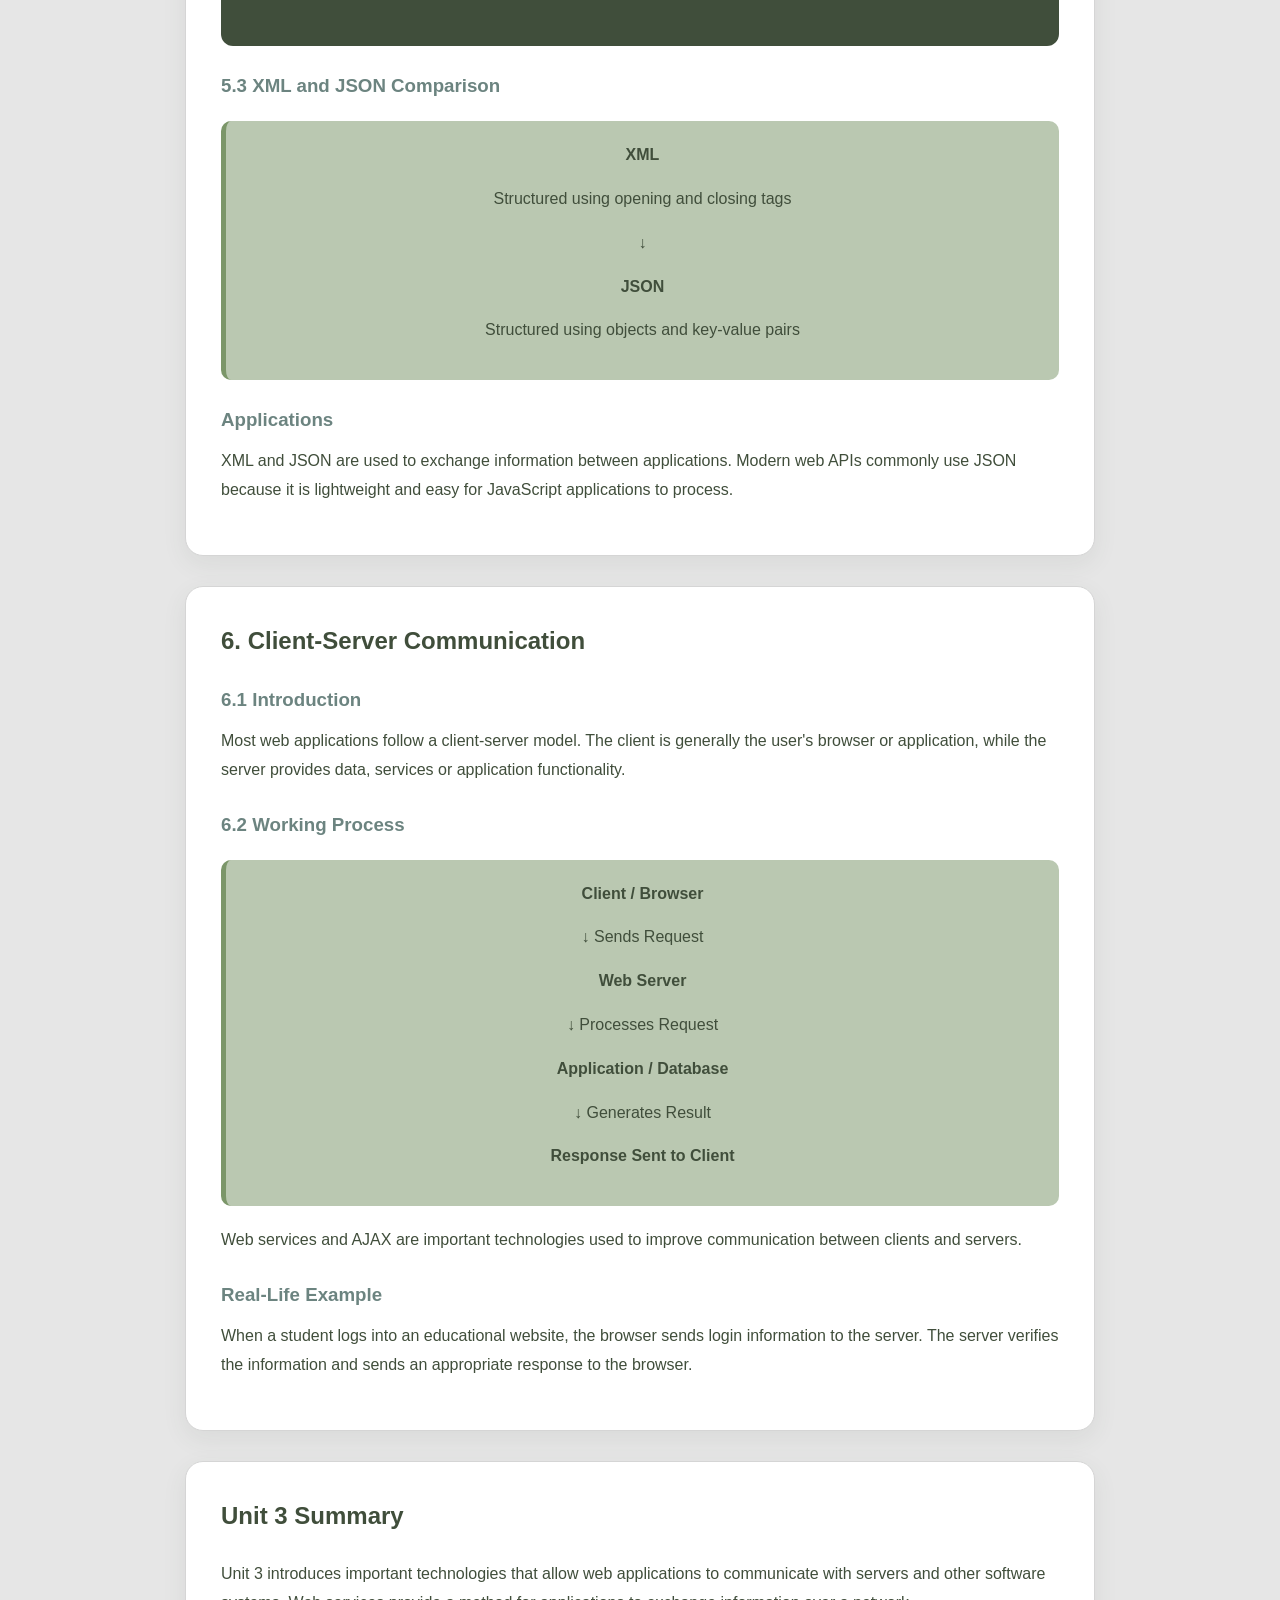
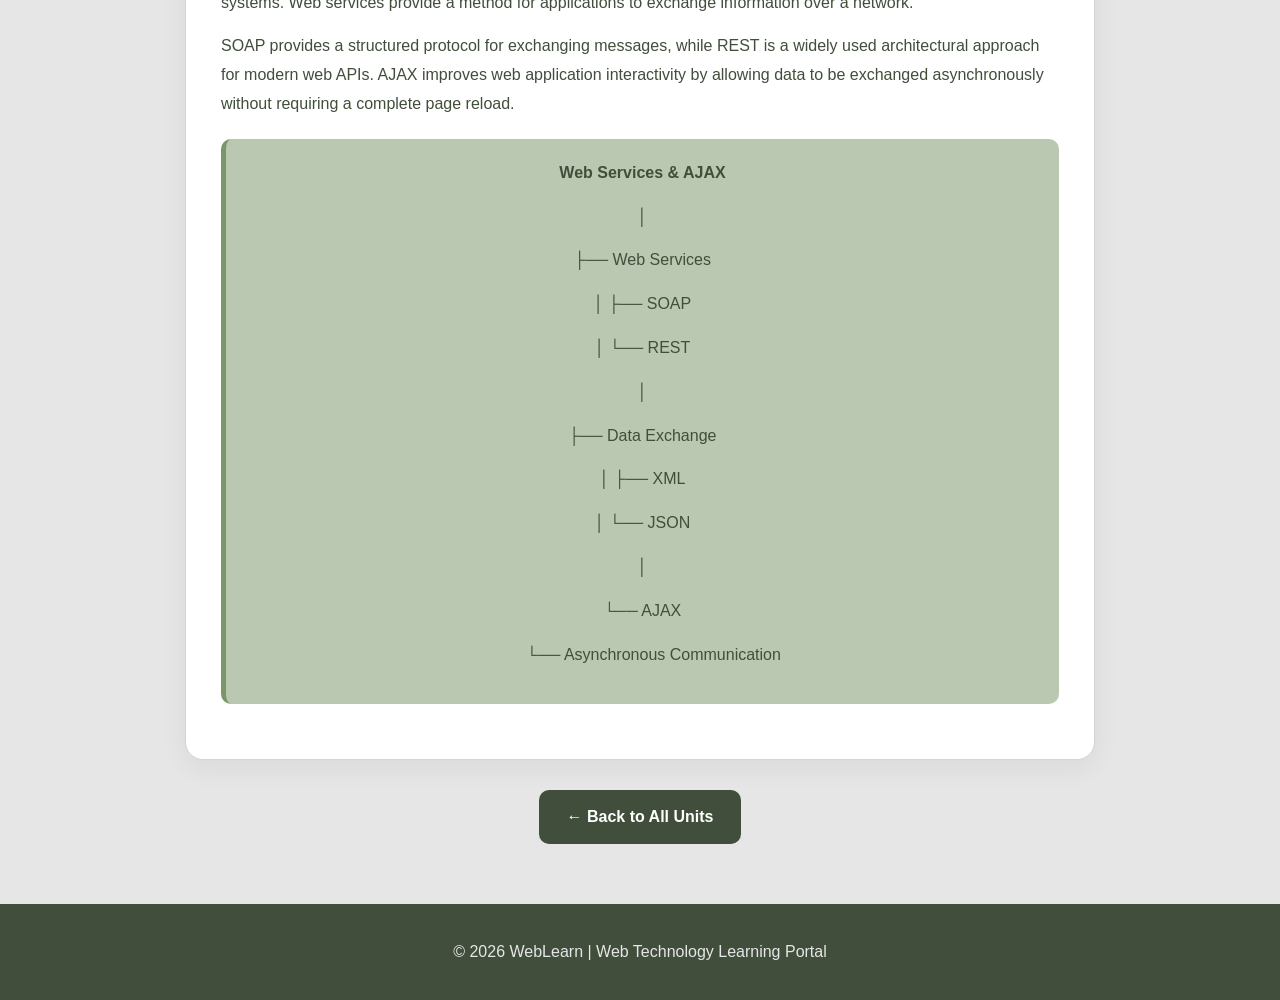
<file: unit3.html>
<!DOCTYPE html>
<html lang="en">

<head>
    <meta charset="UTF-8">
    <meta name="viewport" content="width=device-width, initial-scale=1.0">

    <title>Unit 3 Notes | WebLearn</title>

    <link rel="stylesheet" href="style.css">
</head>

<body>

    <!-- Navigation -->
    <nav>
        <div class="logo">🌐 WebLearn</div>

        <ul>
            <li><a href="index.html">Home</a></li>
            <li><a href="syllabus.html">Syllabus</a></li>
            <li><a href="notes.html" class="active">Notes</a></li>
            <li><a href="#">Feedback</a></li>
        </ul>
    </nav>


    <!-- Header -->
    <section class="notes-header">

        <p class="small-title">WEB TECHNOLOGY • UNIT 3</p>

        <h1>Web Services & AJAX</h1>

        <p>
            Complete theory notes covering Web Services, SOAP, REST,
            AJAX and modern asynchronous web communication.
        </p>

    </section>


    <main class="unit-notes">


        <!-- =========================================
             TOPIC 1: WEB SERVICES
        ========================================== -->

        <article class="topic-card">

            <h2>1. Introduction to Web Services</h2>

            <h3>1.1 What is a Web Service?</h3>

            <p>
                A web service is a software system that allows different
                applications to communicate and exchange information over a
                network, usually the Internet. Web services make it possible
                for applications developed using different programming
                languages and running on different platforms to work together.
            </p>

            <p>
                For example, one application may be developed in Java while
                another application is developed using Python or JavaScript.
                A web service can provide a common method through which these
                applications exchange data.
            </p>

            <h3>1.2 Basic Working of a Web Service</h3>

            <div class="diagram">
                <p><strong>Client Application</strong></p>
                <p>↓ Request</p>
                <p><strong>Internet / Network</strong></p>
                <p>↓</p>
                <p><strong>Web Service</strong></p>
                <p>↓</p>
                <p><strong>Server / Database</strong></p>
                <p>↓ Response</p>
                <p><strong>Client Application</strong></p>
            </div>

            <p>
                In this process, the client sends a request to the web service.
                The web service processes the request, communicates with the
                required system or database, and sends a response back to the
                client.
            </p>

            <h3>1.3 Characteristics of Web Services</h3>

            <ul>
                <li>They support communication between different applications.</li>
                <li>They can exchange structured data over a network.</li>
                <li>They are platform independent.</li>
                <li>They can be used by websites, mobile applications and software.</li>
                <li>They help different systems work together.</li>
            </ul>

            <h3>1.4 Advantages of Web Services</h3>

            <ul>
                <li>Allow communication between different technologies.</li>
                <li>Promote software reusability.</li>
                <li>Make data sharing easier.</li>
                <li>Support distributed applications.</li>
                <li>Can be used by multiple clients.</li>
            </ul>

            <h3>1.5 Disadvantages of Web Services</h3>

            <ul>
                <li>Network communication may introduce delays.</li>
                <li>Security must be properly managed.</li>
                <li>Complex services can be difficult to maintain.</li>
                <li>Internet connectivity is often required.</li>
            </ul>

            <h3>1.6 Applications</h3>

            <ul>
                <li>Online payment systems</li>
                <li>Weather information services</li>
                <li>Maps and location services</li>
                <li>Online shopping applications</li>
                <li>Mobile applications</li>
                <li>Social media platforms</li>
            </ul>

            <h3>1.7 Real-Life Example</h3>

            <p>
                Consider a travel website that displays flight information.
                Instead of storing all airline information itself, the website
                can communicate with airline web services. The service returns
                information such as available flights, timings and prices.
            </p>

            <h3>Important Exam Points</h3>

            <ul>
                <li>A web service allows applications to communicate over a network.</li>
                <li>Web services support interoperability between different platforms.</li>
                <li>They commonly follow a request and response model.</li>
            </ul>

        </article>



        <!-- =========================================
             TOPIC 2: SOAP
        ========================================== -->

        <article class="topic-card">

            <h2>2. SOAP Web Services</h2>

            <h3>2.1 Introduction to SOAP</h3>

            <p>
                SOAP stands for Simple Object Access Protocol. It is a protocol
                used for exchanging structured information between applications
                over a network.
            </p>

            <p>
                SOAP messages are traditionally represented using XML. The
                protocol provides a structured way for a client and server to
                communicate.
            </p>

            <h3>2.2 Structure of a SOAP Message</h3>

            <div class="diagram">
                <p><strong>SOAP Message</strong></p>
                <p>│</p>
                <p>├── Envelope</p>
                <p>│   ├── Header</p>
                <p>│   └── Body</p>
                <p>│</p>
                <p>└── Response Message</p>
            </div>

            <h3>2.3 SOAP Envelope</h3>

            <p>
                The SOAP envelope is the main container of a SOAP message.
                It identifies the XML document as a SOAP message and contains
                the other parts of the message.
            </p>

            <h3>2.4 SOAP Header</h3>

            <p>
                The header can contain additional information related to the
                message, such as information needed during message processing.
            </p>

            <h3>2.5 SOAP Body</h3>

            <p>
                The body contains the main information or request being sent
                between the client and the web service.
            </p>

            <h3>Advantages of SOAP</h3>

            <ul>
                <li>Provides a standardized communication structure.</li>
                <li>Supports structured XML messages.</li>
                <li>Useful for enterprise-level applications.</li>
                <li>Can support formal communication requirements.</li>
            </ul>

            <h3>Disadvantages of SOAP</h3>

            <ul>
                <li>SOAP messages can be large because they use XML.</li>
                <li>Processing can be more complex than simpler approaches.</li>
                <li>It may require more bandwidth than lightweight formats.</li>
            </ul>

            <h3>Real-Life Example</h3>

            <p>
                Large organizations may use structured web service communication
                to connect different business applications, such as customer,
                banking or inventory systems.
            </p>

        </article>



        <!-- =========================================
             TOPIC 3: REST
        ========================================== -->

        <article class="topic-card">

            <h2>3. RESTful Web Services</h2>

            <h3>3.1 Introduction to REST</h3>

            <p>
                REST stands for Representational State Transfer. REST is an
                architectural style used for designing web services.
            </p>

            <p>
                RESTful services commonly use HTTP methods to perform different
                operations on resources. A resource can represent information
                such as a student, product, user or order.
            </p>

            <h3>3.2 Common HTTP Methods</h3>

            <ul>
                <li><strong>GET:</strong> Used to retrieve information.</li>
                <li><strong>POST:</strong> Used to create new information.</li>
                <li><strong>PUT:</strong> Used to update information.</li>
                <li><strong>DELETE:</strong> Used to remove information.</li>
            </ul>

            <h3>3.3 REST Working Diagram</h3>

            <div class="diagram">
                <p><strong>Web or Mobile Application</strong></p>
                <p>↓ HTTP Request</p>
                <p><strong>REST API</strong></p>
                <p>↓</p>
                <p><strong>Server / Database</strong></p>
                <p>↓</p>
                <p><strong>JSON or Other Data Response</strong></p>
                <p>↓</p>
                <p><strong>User Application</strong></p>
            </div>

            <h3>3.4 Example of REST API Concept</h3>

            <pre>
GET /students
</pre>

            <p>
                This type of request can be used to ask a web service for a
                collection of student information.
            </p>

            <h3>Advantages of REST</h3>

            <ul>
                <li>Simple and easy to understand.</li>
                <li>Works well with web technologies.</li>
                <li>Supports different data formats.</li>
                <li>Commonly used in modern web and mobile applications.</li>
            </ul>

            <h3>Disadvantages of REST</h3>

            <ul>
                <li>Different APIs may follow different design patterns.</li>
                <li>Security and authentication must be implemented properly.</li>
                <li>Complex applications may require careful API design.</li>
            </ul>

            <h3>Real-Life Example</h3>

            <p>
                A shopping application can send a request to a product API to
                retrieve product names, prices and availability. The API sends
                the requested information back to the application.
            </p>

        </article>



        <!-- =========================================
             TOPIC 4: AJAX
        ========================================== -->

        <article class="topic-card">

            <h2>4. AJAX – Asynchronous JavaScript and XML</h2>

            <h3>4.1 Introduction</h3>

            <p>
                AJAX stands for Asynchronous JavaScript and XML. It is a
                technique used to exchange data with a server without requiring
                the complete web page to reload.
            </p>

            <p>
                AJAX makes web applications faster and more interactive. A web
                page can request new information from a server and update only
                the required part of the page.
            </p>

            <h3>4.2 Why is AJAX Called Asynchronous?</h3>

            <p>
                In asynchronous communication, the browser can continue
                performing other tasks while a request is being processed.
                When the response is received, JavaScript can update the
                required part of the web page.
            </p>

            <h3>4.3 Traditional Web Request</h3>

            <div class="diagram">
                <p><strong>User Requests Data</strong></p>
                <p>↓</p>
                <p>Browser Sends Request</p>
                <p>↓</p>
                <p>Server Processes Request</p>
                <p>↓</p>
                <p>Complete Page Reloads</p>
            </div>

            <h3>4.4 AJAX Request</h3>

            <div class="diagram">
                <p><strong>User Performs an Action</strong></p>
                <p>↓</p>
                <p>JavaScript Sends Background Request</p>
                <p>↓</p>
                <p>Server Processes Request</p>
                <p>↓</p>
                <p>Server Sends Response</p>
                <p>↓</p>
                <p>Only Required Part of Page Updates</p>
            </div>

            <h3>4.5 Technologies Used with AJAX</h3>

            <ul>
                <li>HTML – Provides page structure.</li>
                <li>CSS – Controls presentation and design.</li>
                <li>JavaScript – Handles interaction and requests.</li>
                <li>XML or JSON – Can be used for data exchange.</li>
            </ul>

            <h3>4.6 Simple AJAX Concept</h3>

            <pre>
User clicks a button
        ↓
JavaScript sends a request
        ↓
Server processes the request
        ↓
Server sends data back
        ↓
JavaScript updates the web page
            </pre>

            <h3>4.7 Advantages of AJAX</h3>

            <ul>
                <li>Improves the speed and responsiveness of web pages.</li>
                <li>Reduces unnecessary complete page reloads.</li>
                <li>Provides a better user experience.</li>
                <li>Allows dynamic content updates.</li>
            </ul>

            <h3>4.8 Disadvantages of AJAX</h3>

            <ul>
                <li>Depends on JavaScript for many features.</li>
                <li>Can make application development more complex.</li>
                <li>Improper handling of requests can cause errors.</li>
                <li>Security must be considered when exchanging data.</li>
            </ul>

            <h3>4.9 Applications of AJAX</h3>

            <ul>
                <li>Search suggestions</li>
                <li>Live chat applications</li>
                <li>Social media feeds</li>
                <li>Online forms</li>
                <li>Dynamic dashboards</li>
            </ul>

            <h3>4.10 Real-Life Example</h3>

            <p>
                When you type a search query on a website and suggestions
                appear while you are still typing, the application can use
                asynchronous communication to request relevant information
                without completely reloading the page.
            </p>

            <h3>Important Exam Points</h3>

            <ul>
                <li>AJAX stands for Asynchronous JavaScript and XML.</li>
                <li>AJAX allows communication with a server in the background.</li>
                <li>It can update parts of a web page without a full reload.</li>
                <li>Modern AJAX applications commonly exchange data using JSON.</li>
            </ul>

        </article>



        <!-- =========================================
             TOPIC 5: XML AND JSON
        ========================================== -->

        <article class="topic-card">

            <h2>5. Data Exchange: XML and JSON</h2>

            <h3>5.1 XML</h3>

            <p>
                XML stands for Extensible Markup Language. It is used to store
                and exchange structured data. XML uses custom tags to describe
                information.
            </p>

            <pre>
&lt;student&gt;
    &lt;name&gt;Aayush&lt;/name&gt;
    &lt;course&gt;B.Tech&lt;/course&gt;
&lt;/student&gt;
            </pre>

            <h3>5.2 JSON</h3>

            <p>
                JSON stands for JavaScript Object Notation. It is a lightweight
                format commonly used to exchange data between web applications
                and servers.
            </p>

            <pre>
{
    "name": "Aayush",
    "course": "B.Tech"
}
            </pre>

            <h3>5.3 XML and JSON Comparison</h3>

            <div class="diagram">
                <p><strong>XML</strong></p>
                <p>Structured using opening and closing tags</p>
                <p>↓</p>
                <p><strong>JSON</strong></p>
                <p>Structured using objects and key-value pairs</p>
            </div>

            <h3>Applications</h3>

            <p>
                XML and JSON are used to exchange information between
                applications. Modern web APIs commonly use JSON because it is
                lightweight and easy for JavaScript applications to process.
            </p>

        </article>



        <!-- =========================================
             TOPIC 6: CLIENT SERVER COMMUNICATION
        ========================================== -->

        <article class="topic-card">

            <h2>6. Client-Server Communication</h2>

            <h3>6.1 Introduction</h3>

            <p>
                Most web applications follow a client-server model. The client
                is generally the user's browser or application, while the
                server provides data, services or application functionality.
            </p>

            <h3>6.2 Working Process</h3>

            <div class="diagram">
                <p><strong>Client / Browser</strong></p>
                <p>↓ Sends Request</p>
                <p><strong>Web Server</strong></p>
                <p>↓ Processes Request</p>
                <p><strong>Application / Database</strong></p>
                <p>↓ Generates Result</p>
                <p><strong>Response Sent to Client</strong></p>
            </div>

            <p>
                Web services and AJAX are important technologies used to improve
                communication between clients and servers.
            </p>

            <h3>Real-Life Example</h3>

            <p>
                When a student logs into an educational website, the browser
                sends login information to the server. The server verifies the
                information and sends an appropriate response to the browser.
            </p>

        </article>



        <!-- =========================================
             UNIT SUMMARY
        ========================================== -->

        <article class="topic-card">

            <h2>Unit 3 Summary</h2>

            <p>
                Unit 3 introduces important technologies that allow web
                applications to communicate with servers and other software
                systems. Web services provide a method for applications to
                exchange information over a network.
            </p>

            <p>
                SOAP provides a structured protocol for exchanging messages,
                while REST is a widely used architectural approach for modern
                web APIs. AJAX improves web application interactivity by
                allowing data to be exchanged asynchronously without requiring
                a complete page reload.
            </p>

            <div class="diagram">
                <p><strong>Web Services & AJAX</strong></p>
                <p>│</p>
                <p>├── Web Services</p>
                <p>│   ├── SOAP</p>
                <p>│   └── REST</p>
                <p>│</p>
                <p>├── Data Exchange</p>
                <p>│   ├── XML</p>
                <p>│   └── JSON</p>
                <p>│</p>
                <p>└── AJAX</p>
                <p>&nbsp;&nbsp;&nbsp;&nbsp; └── Asynchronous Communication</p>
            </div>

        </article>


        <!-- Back Button -->
        <div class="back-section">

            <a href="notes.html" class="back-button">
                ← Back to All Units
            </a>

        </div>

    </main>


    <!-- Footer -->
    <footer>
        <p>© 2026 WebLearn | Web Technology Learning Portal</p>
    </footer>

</body>

</html>
</file>
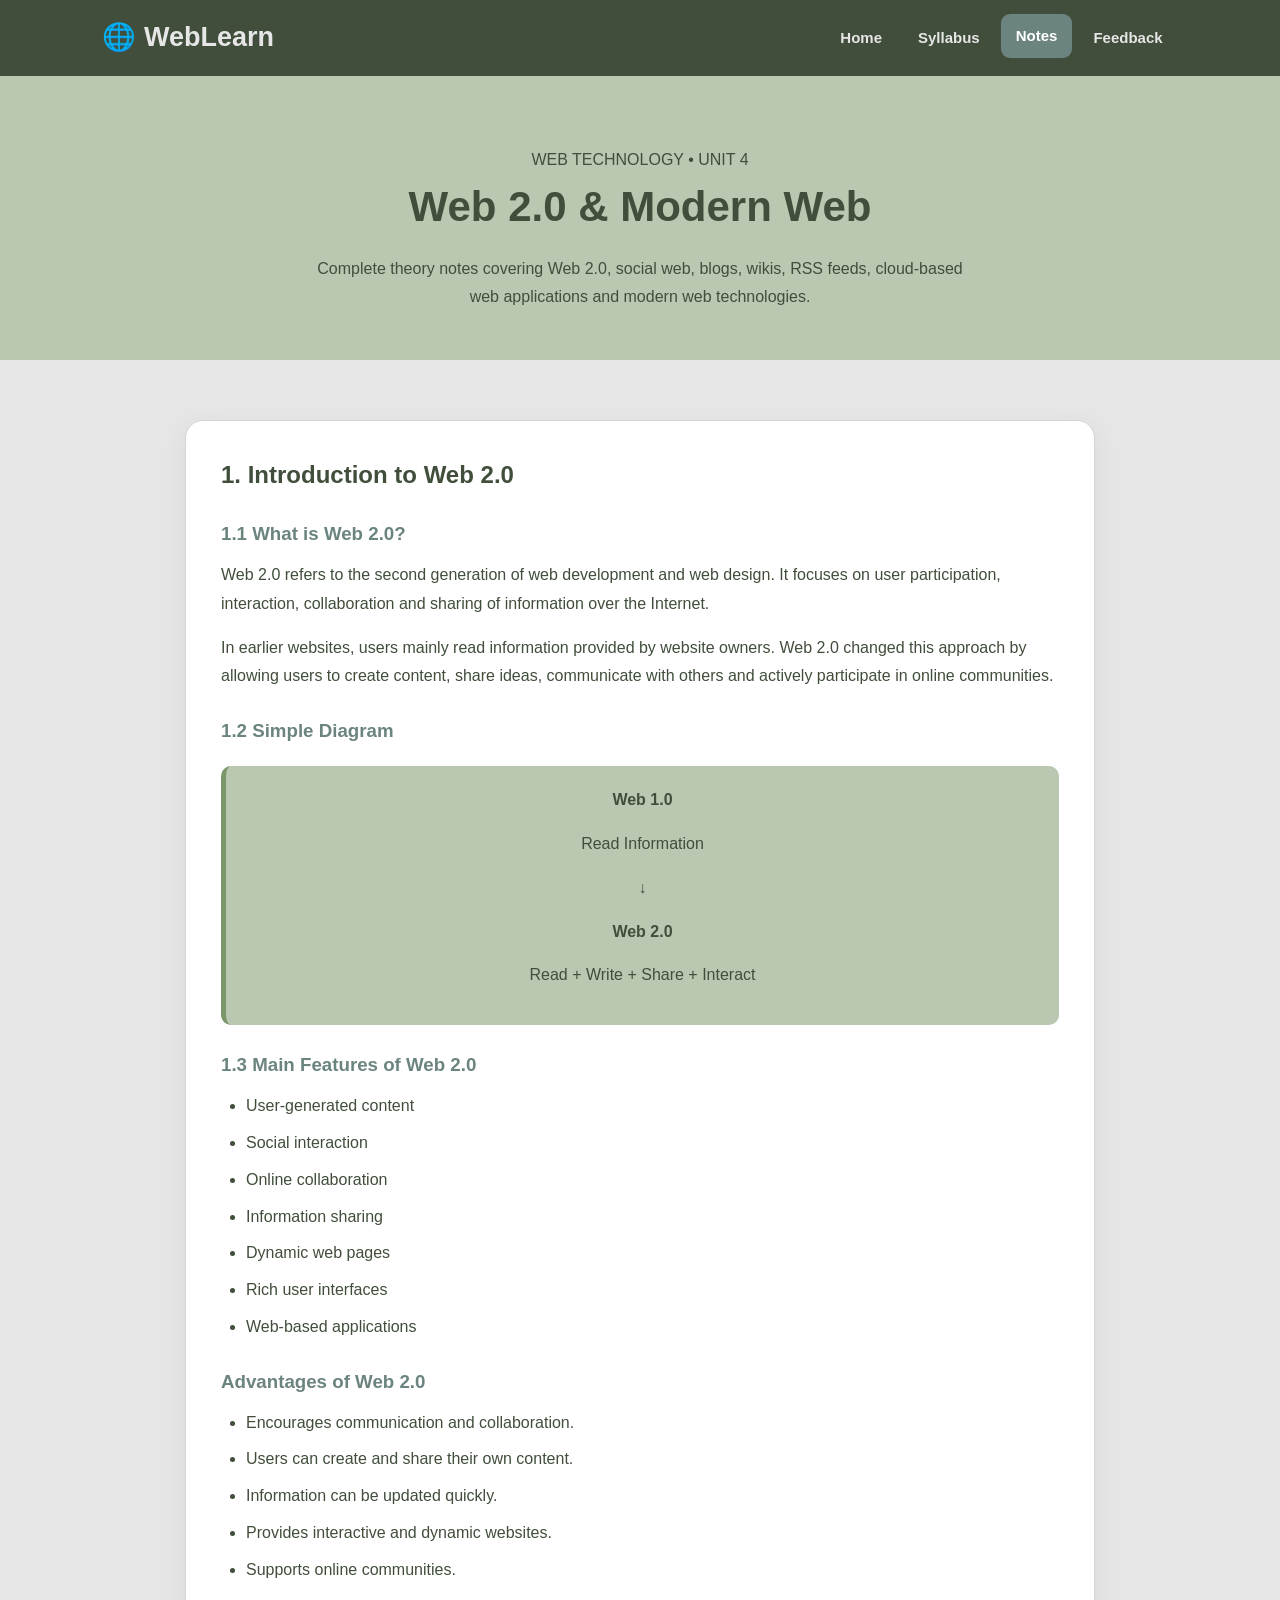
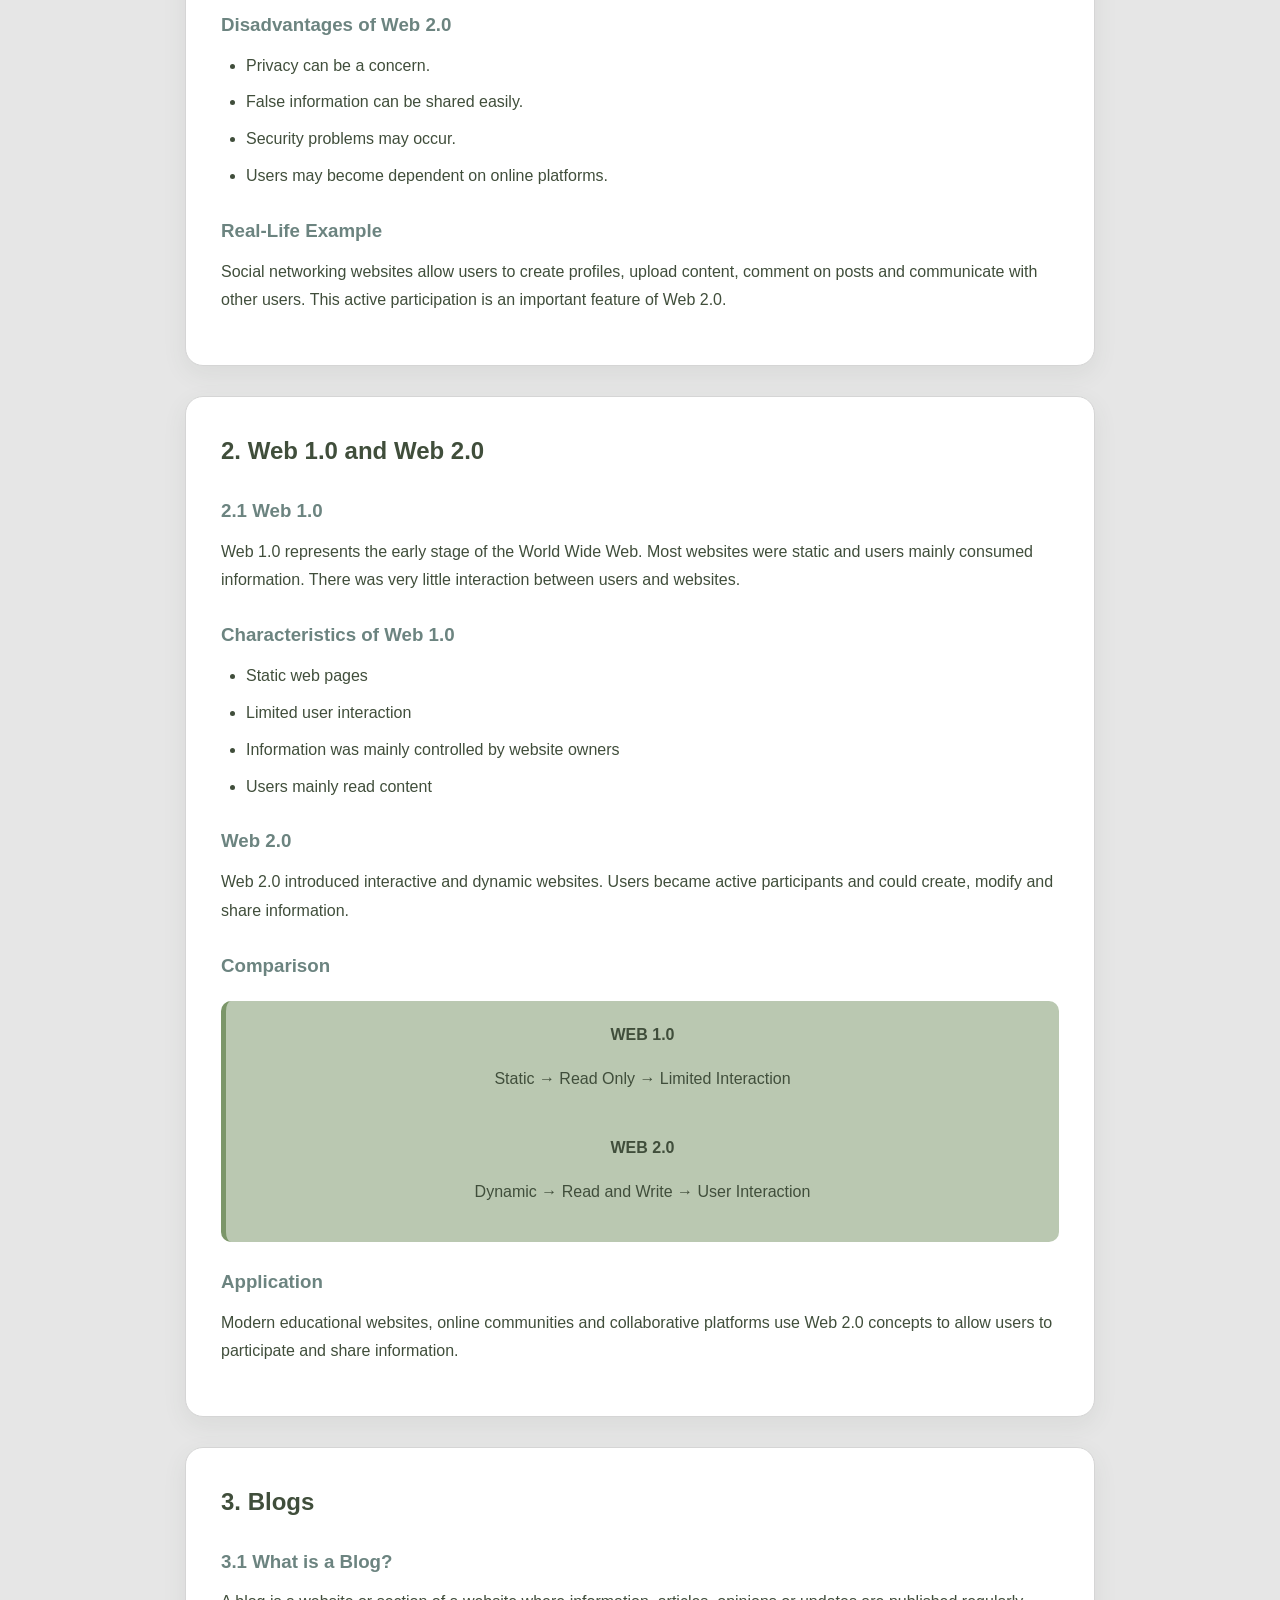
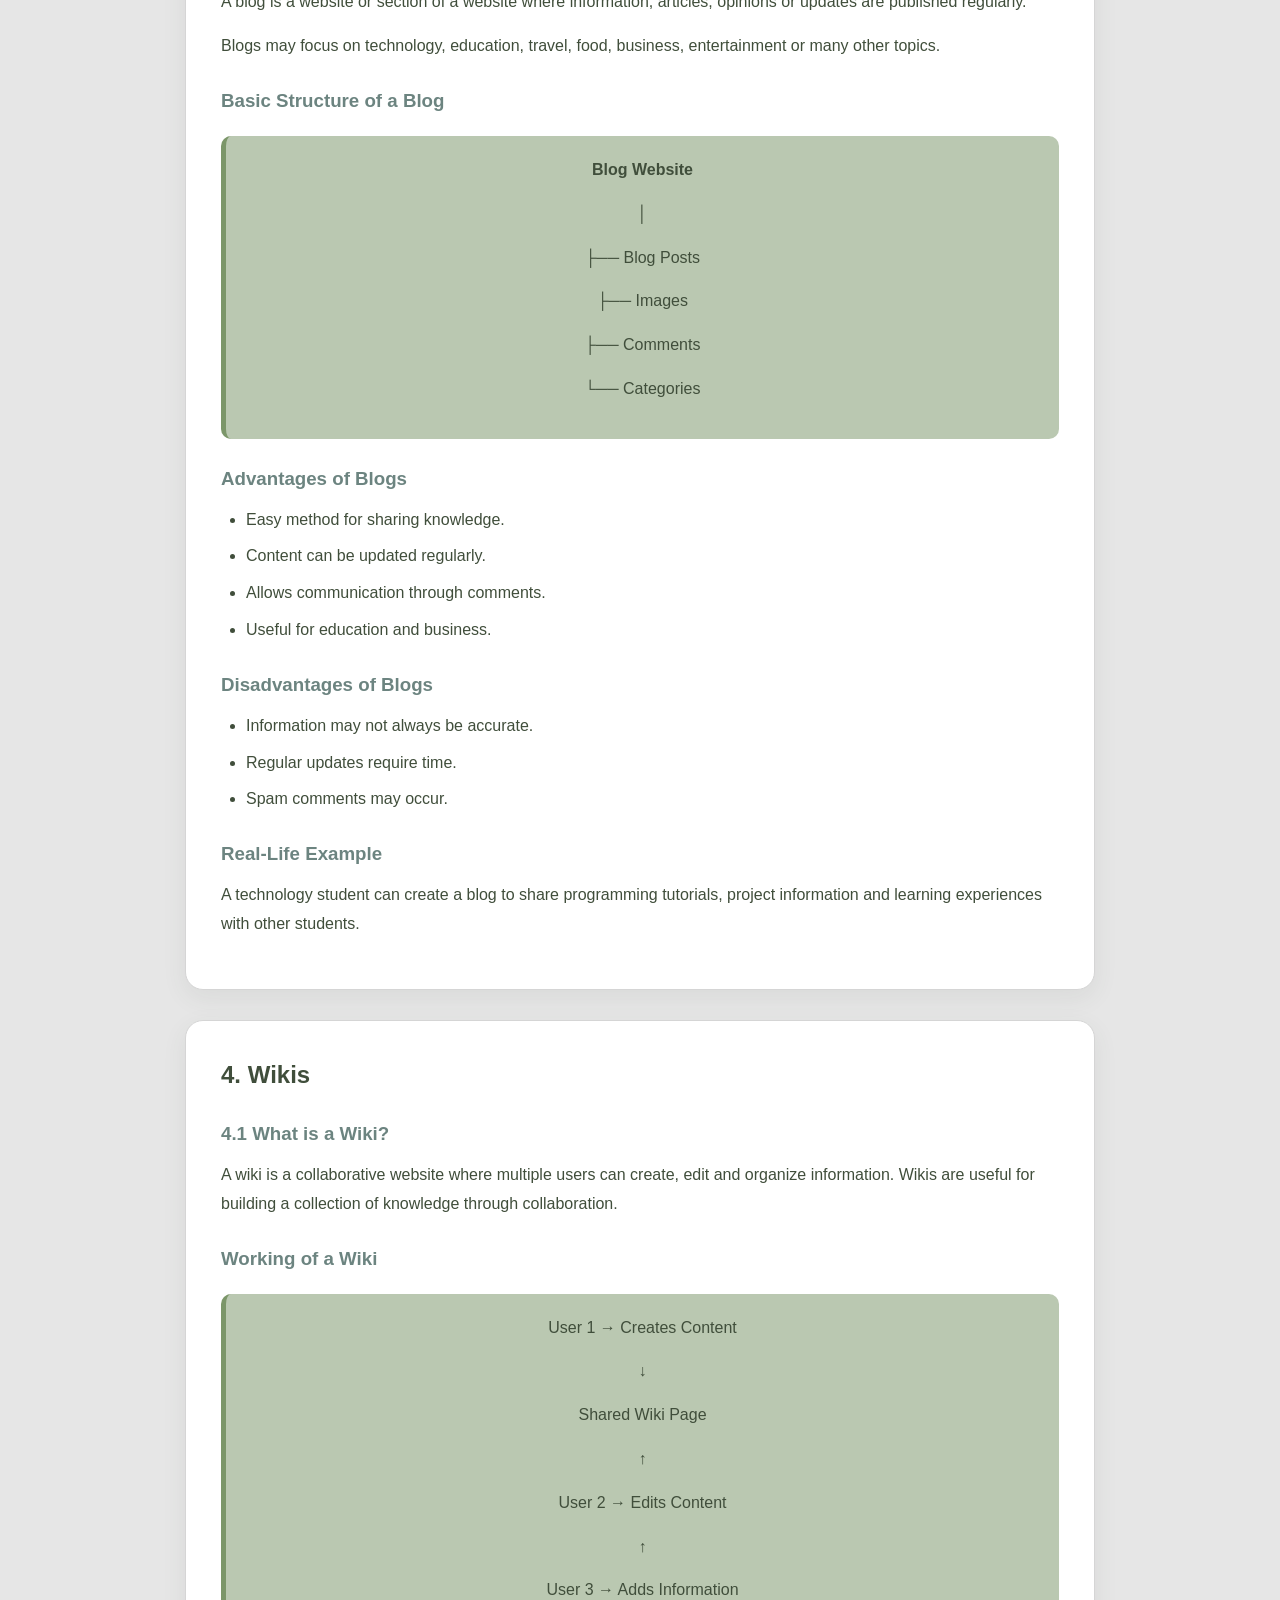
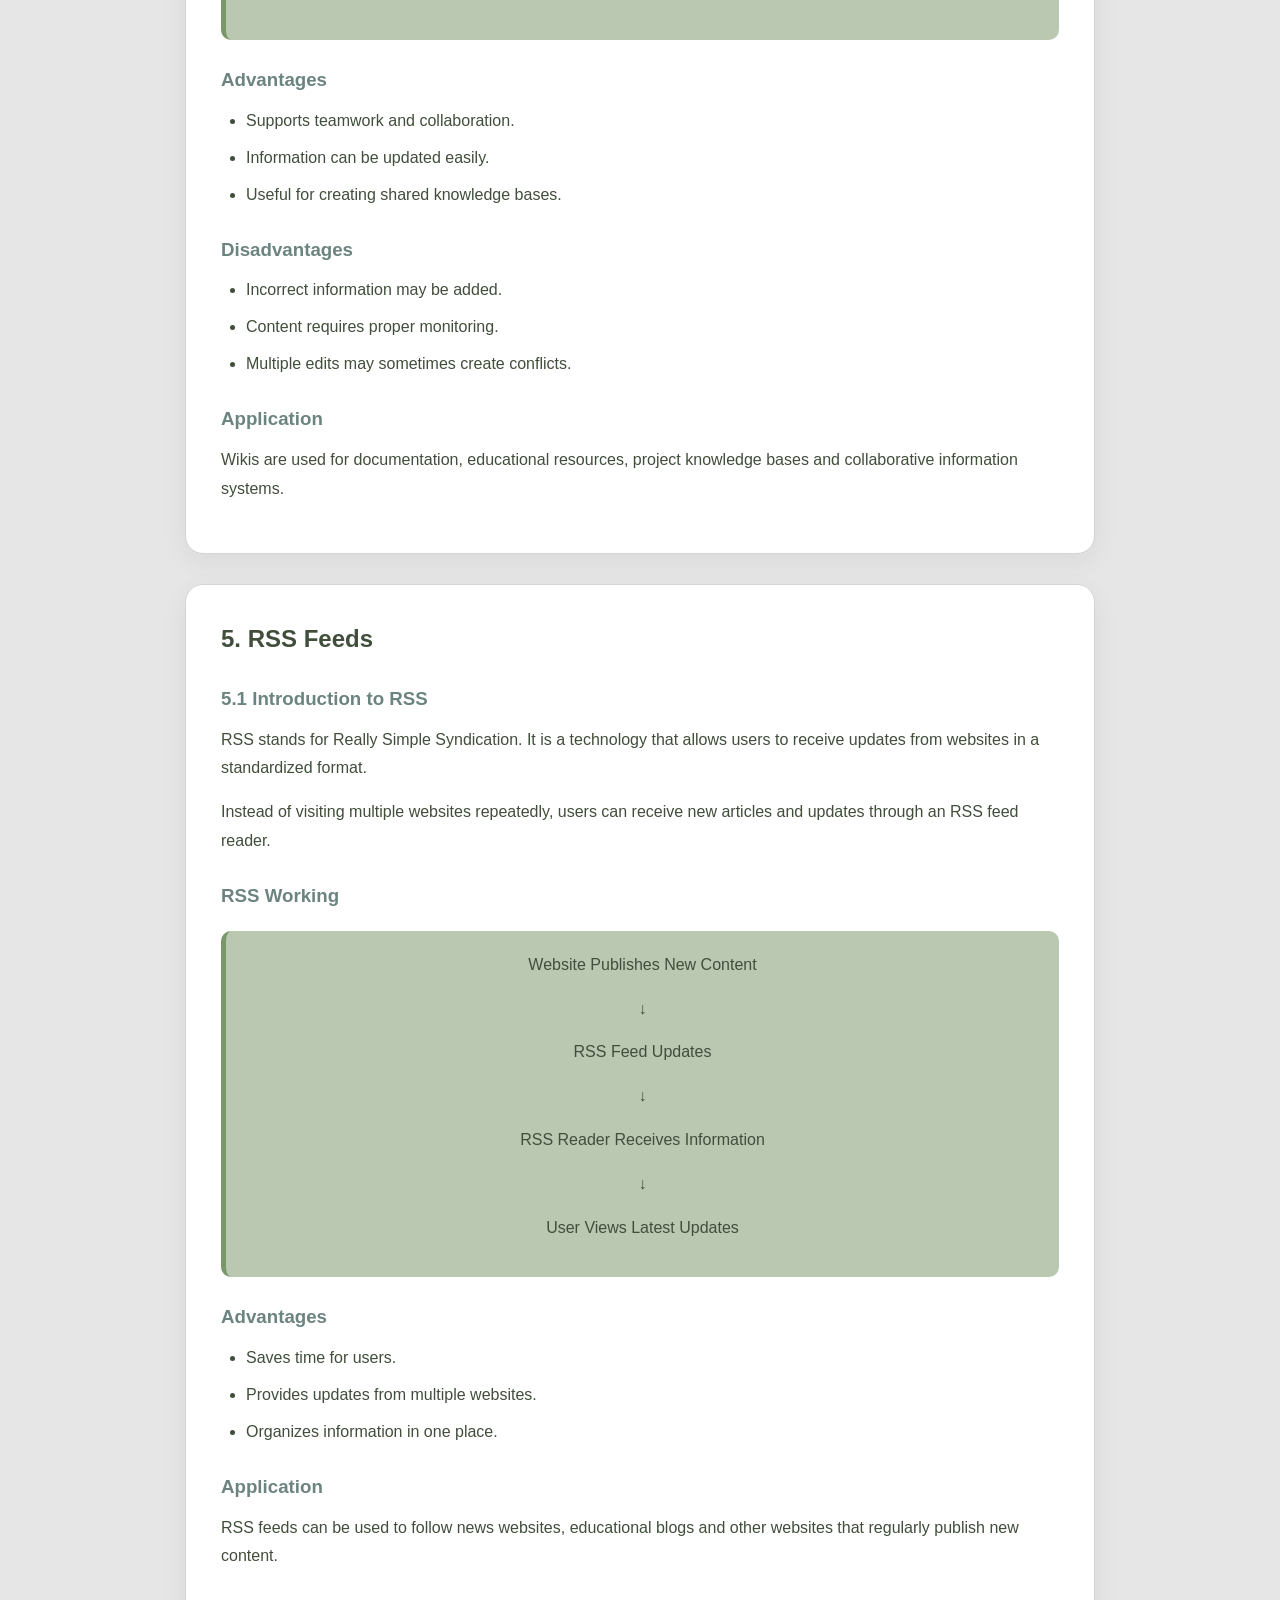
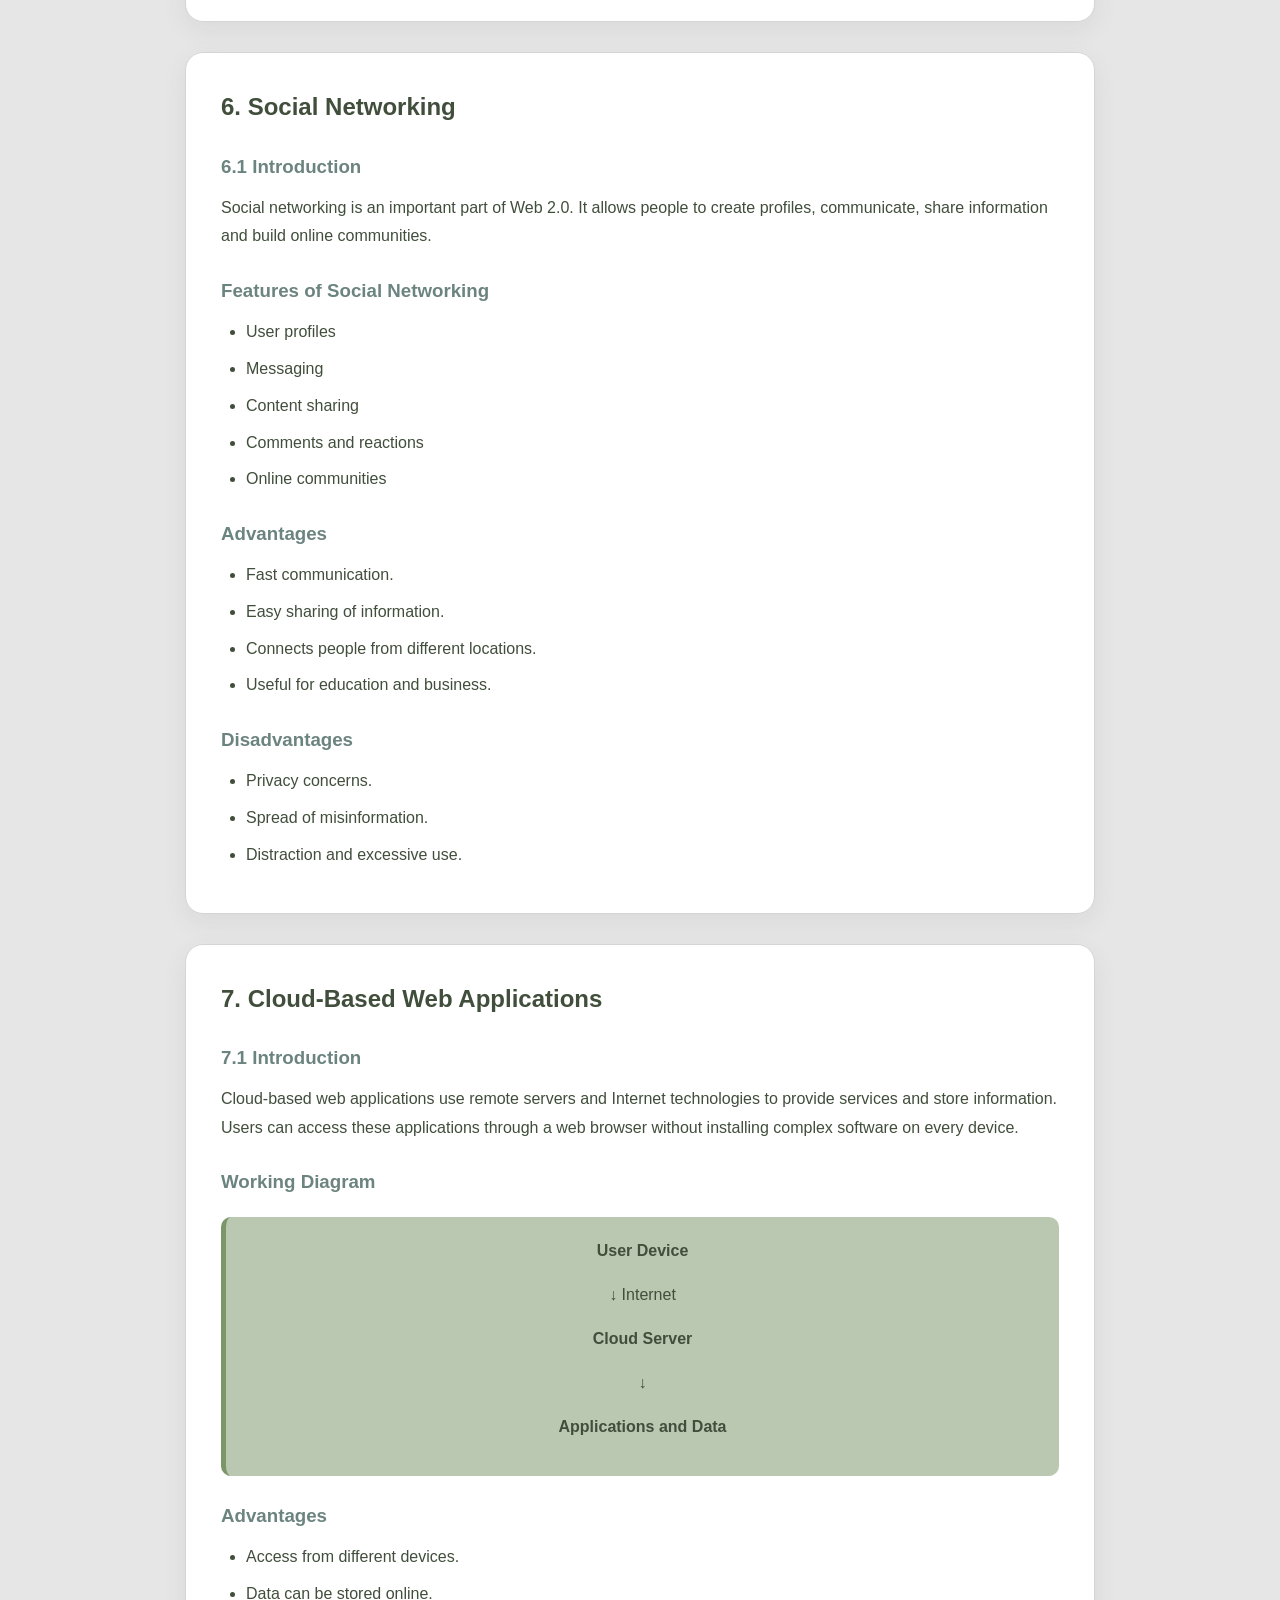
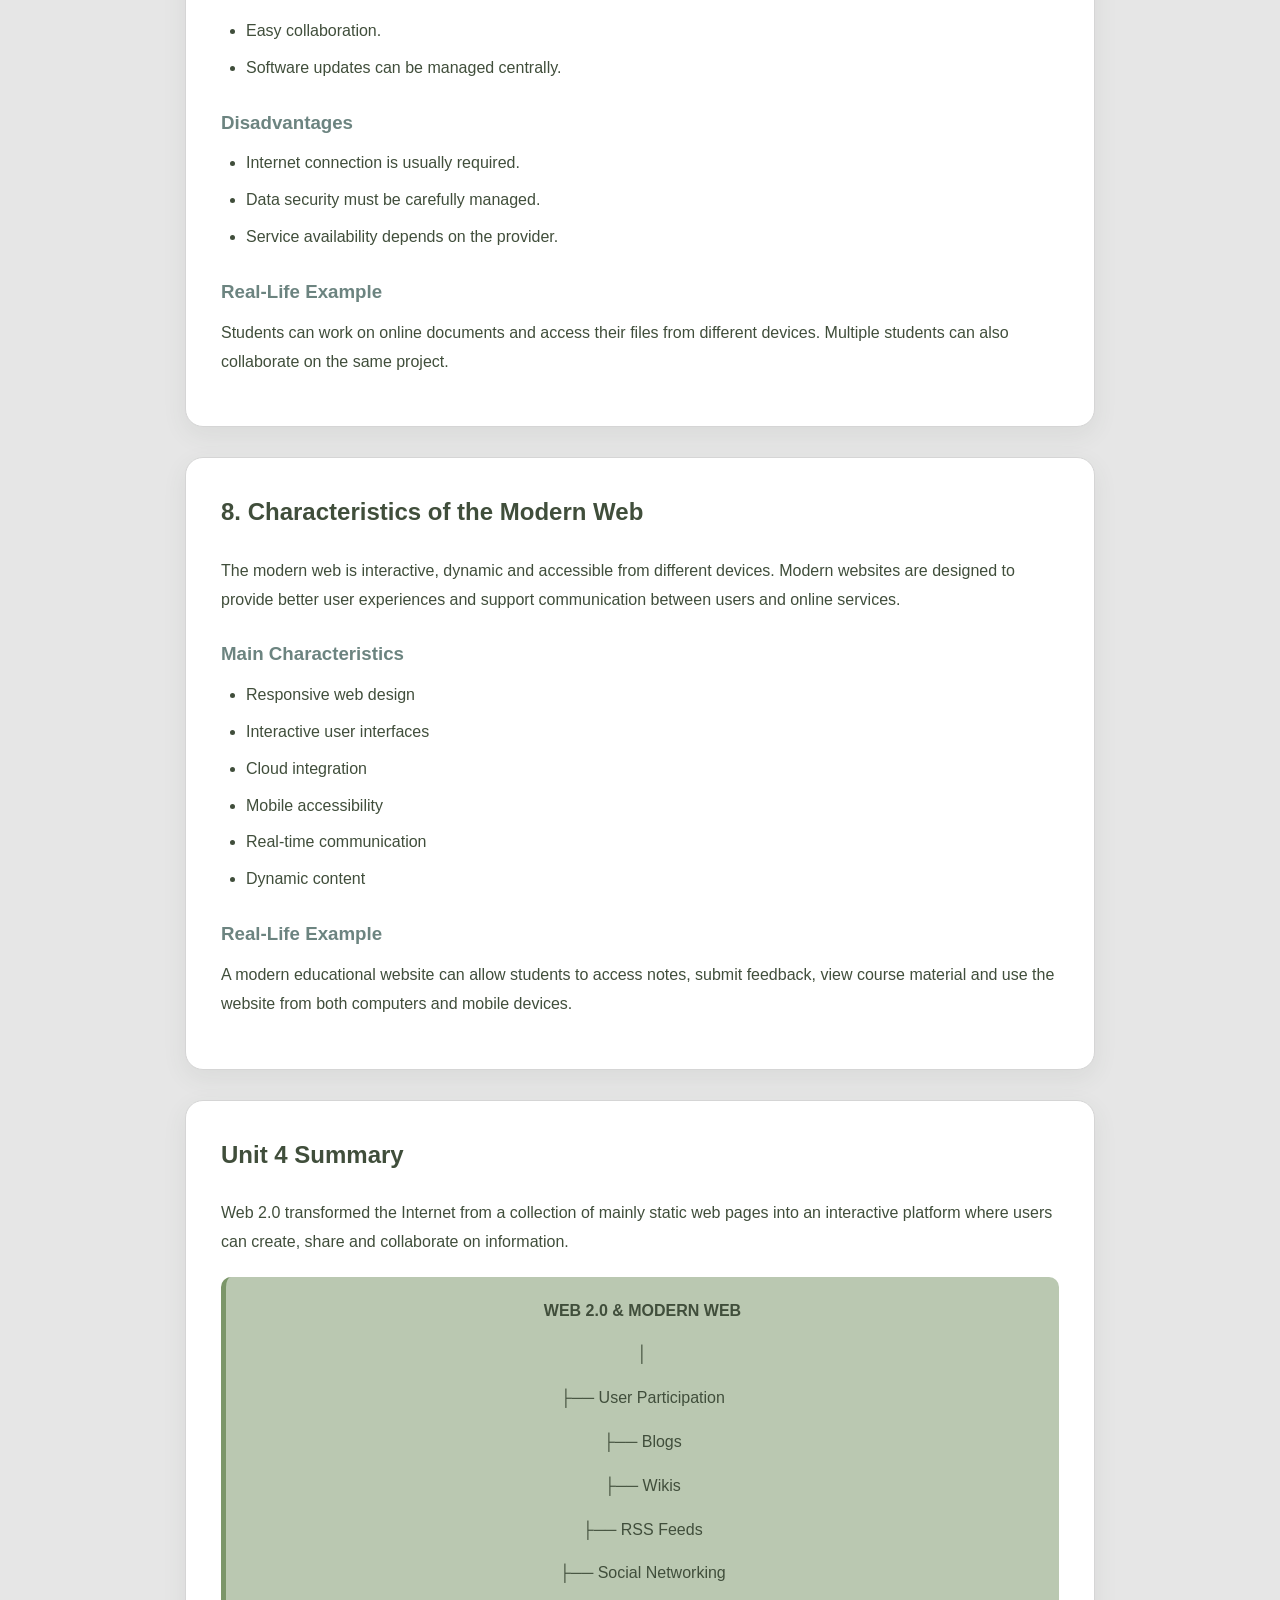
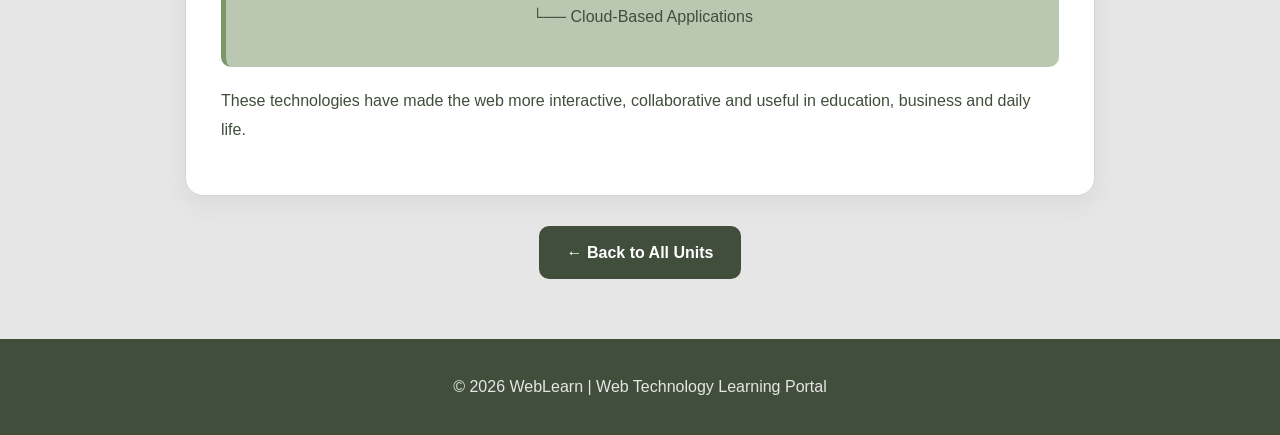
<file: unit4.html>
<!DOCTYPE html>
<html lang="en">

<head>
    <meta charset="UTF-8">
    <meta name="viewport" content="width=device-width, initial-scale=1.0">

    <title>Unit 4 Notes | WebLearn</title>

    <link rel="stylesheet" href="style.css">
</head>

<body>

    <!-- Navigation -->
    <nav>
        <div class="logo">🌐 WebLearn</div>

        <ul>
            <li><a href="index.html">Home</a></li>
            <li><a href="syllabus.html">Syllabus</a></li>
            <li><a href="notes.html" class="active">Notes</a></li>
            <li><a href="#">Feedback</a></li>
        </ul>
    </nav>


    <!-- Header -->
    <section class="notes-header">
        <p class="small-title">WEB TECHNOLOGY • UNIT 4</p>

        <h1>Web 2.0 & Modern Web</h1>

        <p>
            Complete theory notes covering Web 2.0, social web, blogs,
            wikis, RSS feeds, cloud-based web applications and modern
            web technologies.
        </p>
    </section>


    <main class="unit-notes">

        <!-- TOPIC 1 -->
        <article class="topic-card">

            <h2>1. Introduction to Web 2.0</h2>

            <h3>1.1 What is Web 2.0?</h3>

            <p>
                Web 2.0 refers to the second generation of web development
                and web design. It focuses on user participation, interaction,
                collaboration and sharing of information over the Internet.
            </p>

            <p>
                In earlier websites, users mainly read information provided by
                website owners. Web 2.0 changed this approach by allowing
                users to create content, share ideas, communicate with others
                and actively participate in online communities.
            </p>

            <h3>1.2 Simple Diagram</h3>

            <div class="diagram">
                <p><strong>Web 1.0</strong></p>
                <p>Read Information</p>
                <p>↓</p>
                <p><strong>Web 2.0</strong></p>
                <p>Read + Write + Share + Interact</p>
            </div>

            <h3>1.3 Main Features of Web 2.0</h3>

            <ul>
                <li>User-generated content</li>
                <li>Social interaction</li>
                <li>Online collaboration</li>
                <li>Information sharing</li>
                <li>Dynamic web pages</li>
                <li>Rich user interfaces</li>
                <li>Web-based applications</li>
            </ul>

            <h3>Advantages of Web 2.0</h3>

            <ul>
                <li>Encourages communication and collaboration.</li>
                <li>Users can create and share their own content.</li>
                <li>Information can be updated quickly.</li>
                <li>Provides interactive and dynamic websites.</li>
                <li>Supports online communities.</li>
            </ul>

            <h3>Disadvantages of Web 2.0</h3>

            <ul>
                <li>Privacy can be a concern.</li>
                <li>False information can be shared easily.</li>
                <li>Security problems may occur.</li>
                <li>Users may become dependent on online platforms.</li>
            </ul>

            <h3>Real-Life Example</h3>

            <p>
                Social networking websites allow users to create profiles,
                upload content, comment on posts and communicate with other
                users. This active participation is an important feature of
                Web 2.0.
            </p>

        </article>


        <!-- TOPIC 2 -->
        <article class="topic-card">

            <h2>2. Web 1.0 and Web 2.0</h2>

            <h3>2.1 Web 1.0</h3>

            <p>
                Web 1.0 represents the early stage of the World Wide Web.
                Most websites were static and users mainly consumed information.
                There was very little interaction between users and websites.
            </p>

            <h3>Characteristics of Web 1.0</h3>

            <ul>
                <li>Static web pages</li>
                <li>Limited user interaction</li>
                <li>Information was mainly controlled by website owners</li>
                <li>Users mainly read content</li>
            </ul>

            <h3>Web 2.0</h3>

            <p>
                Web 2.0 introduced interactive and dynamic websites. Users
                became active participants and could create, modify and share
                information.
            </p>

            <h3>Comparison</h3>

            <div class="diagram">
                <p><strong>WEB 1.0</strong></p>
                <p>Static → Read Only → Limited Interaction</p>

                <br>

                <p><strong>WEB 2.0</strong></p>
                <p>Dynamic → Read and Write → User Interaction</p>
            </div>

            <h3>Application</h3>

            <p>
                Modern educational websites, online communities and collaborative
                platforms use Web 2.0 concepts to allow users to participate
                and share information.
            </p>

        </article>


        <!-- TOPIC 3 -->
        <article class="topic-card">

            <h2>3. Blogs</h2>

            <h3>3.1 What is a Blog?</h3>

            <p>
                A blog is a website or section of a website where information,
                articles, opinions or updates are published regularly.
            </p>

            <p>
                Blogs may focus on technology, education, travel, food,
                business, entertainment or many other topics.
            </p>

            <h3>Basic Structure of a Blog</h3>

            <div class="diagram">
                <p><strong>Blog Website</strong></p>
                <p>│</p>
                <p>├── Blog Posts</p>
                <p>├── Images</p>
                <p>├── Comments</p>
                <p>└── Categories</p>
            </div>

            <h3>Advantages of Blogs</h3>

            <ul>
                <li>Easy method for sharing knowledge.</li>
                <li>Content can be updated regularly.</li>
                <li>Allows communication through comments.</li>
                <li>Useful for education and business.</li>
            </ul>

            <h3>Disadvantages of Blogs</h3>

            <ul>
                <li>Information may not always be accurate.</li>
                <li>Regular updates require time.</li>
                <li>Spam comments may occur.</li>
            </ul>

            <h3>Real-Life Example</h3>

            <p>
                A technology student can create a blog to share programming
                tutorials, project information and learning experiences with
                other students.
            </p>

        </article>


        <!-- TOPIC 4 -->
        <article class="topic-card">

            <h2>4. Wikis</h2>

            <h3>4.1 What is a Wiki?</h3>

            <p>
                A wiki is a collaborative website where multiple users can
                create, edit and organize information. Wikis are useful for
                building a collection of knowledge through collaboration.
            </p>

            <h3>Working of a Wiki</h3>

            <div class="diagram">
                <p>User 1 → Creates Content</p>
                <p>↓</p>
                <p>Shared Wiki Page</p>
                <p>↑</p>
                <p>User 2 → Edits Content</p>
                <p>↑</p>
                <p>User 3 → Adds Information</p>
            </div>

            <h3>Advantages</h3>

            <ul>
                <li>Supports teamwork and collaboration.</li>
                <li>Information can be updated easily.</li>
                <li>Useful for creating shared knowledge bases.</li>
            </ul>

            <h3>Disadvantages</h3>

            <ul>
                <li>Incorrect information may be added.</li>
                <li>Content requires proper monitoring.</li>
                <li>Multiple edits may sometimes create conflicts.</li>
            </ul>

            <h3>Application</h3>

            <p>
                Wikis are used for documentation, educational resources,
                project knowledge bases and collaborative information systems.
            </p>

        </article>


        <!-- TOPIC 5 -->
        <article class="topic-card">

            <h2>5. RSS Feeds</h2>

            <h3>5.1 Introduction to RSS</h3>

            <p>
                RSS stands for Really Simple Syndication. It is a technology
                that allows users to receive updates from websites in a
                standardized format.
            </p>

            <p>
                Instead of visiting multiple websites repeatedly, users can
                receive new articles and updates through an RSS feed reader.
            </p>

            <h3>RSS Working</h3>

            <div class="diagram">
                <p>Website Publishes New Content</p>
                <p>↓</p>
                <p>RSS Feed Updates</p>
                <p>↓</p>
                <p>RSS Reader Receives Information</p>
                <p>↓</p>
                <p>User Views Latest Updates</p>
            </div>

            <h3>Advantages</h3>

            <ul>
                <li>Saves time for users.</li>
                <li>Provides updates from multiple websites.</li>
                <li>Organizes information in one place.</li>
            </ul>

            <h3>Application</h3>

            <p>
                RSS feeds can be used to follow news websites, educational
                blogs and other websites that regularly publish new content.
            </p>

        </article>


        <!-- TOPIC 6 -->
        <article class="topic-card">

            <h2>6. Social Networking</h2>

            <h3>6.1 Introduction</h3>

            <p>
                Social networking is an important part of Web 2.0. It allows
                people to create profiles, communicate, share information and
                build online communities.
            </p>

            <h3>Features of Social Networking</h3>

            <ul>
                <li>User profiles</li>
                <li>Messaging</li>
                <li>Content sharing</li>
                <li>Comments and reactions</li>
                <li>Online communities</li>
            </ul>

            <h3>Advantages</h3>

            <ul>
                <li>Fast communication.</li>
                <li>Easy sharing of information.</li>
                <li>Connects people from different locations.</li>
                <li>Useful for education and business.</li>
            </ul>

            <h3>Disadvantages</h3>

            <ul>
                <li>Privacy concerns.</li>
                <li>Spread of misinformation.</li>
                <li>Distraction and excessive use.</li>
            </ul>

        </article>


        <!-- TOPIC 7 -->
        <article class="topic-card">

            <h2>7. Cloud-Based Web Applications</h2>

            <h3>7.1 Introduction</h3>

            <p>
                Cloud-based web applications use remote servers and Internet
                technologies to provide services and store information.
                Users can access these applications through a web browser
                without installing complex software on every device.
            </p>

            <h3>Working Diagram</h3>

            <div class="diagram">
                <p><strong>User Device</strong></p>
                <p>↓ Internet</p>
                <p><strong>Cloud Server</strong></p>
                <p>↓</p>
                <p><strong>Applications and Data</strong></p>
            </div>

            <h3>Advantages</h3>

            <ul>
                <li>Access from different devices.</li>
                <li>Data can be stored online.</li>
                <li>Easy collaboration.</li>
                <li>Software updates can be managed centrally.</li>
            </ul>

            <h3>Disadvantages</h3>

            <ul>
                <li>Internet connection is usually required.</li>
                <li>Data security must be carefully managed.</li>
                <li>Service availability depends on the provider.</li>
            </ul>

            <h3>Real-Life Example</h3>

            <p>
                Students can work on online documents and access their files
                from different devices. Multiple students can also collaborate
                on the same project.
            </p>

        </article>


        <!-- TOPIC 8 -->
        <article class="topic-card">

            <h2>8. Characteristics of the Modern Web</h2>

            <p>
                The modern web is interactive, dynamic and accessible from
                different devices. Modern websites are designed to provide
                better user experiences and support communication between
                users and online services.
            </p>

            <h3>Main Characteristics</h3>

            <ul>
                <li>Responsive web design</li>
                <li>Interactive user interfaces</li>
                <li>Cloud integration</li>
                <li>Mobile accessibility</li>
                <li>Real-time communication</li>
                <li>Dynamic content</li>
            </ul>

            <h3>Real-Life Example</h3>

            <p>
                A modern educational website can allow students to access
                notes, submit feedback, view course material and use the
                website from both computers and mobile devices.
            </p>

        </article>


        <!-- SUMMARY -->
        <article class="topic-card">

            <h2>Unit 4 Summary</h2>

            <p>
                Web 2.0 transformed the Internet from a collection of mainly
                static web pages into an interactive platform where users can
                create, share and collaborate on information.
            </p>

            <div class="diagram">

                <p><strong>WEB 2.0 & MODERN WEB</strong></p>

                <p>│</p>

                <p>├── User Participation</p>
                <p>├── Blogs</p>
                <p>├── Wikis</p>
                <p>├── RSS Feeds</p>
                <p>├── Social Networking</p>
                <p>└── Cloud-Based Applications</p>

            </div>

            <p>
                These technologies have made the web more interactive,
                collaborative and useful in education, business and daily life.
            </p>

        </article>


        <!-- Back Button -->
        <div class="back-section">
            <a href="notes.html" class="back-button">
                ← Back to All Units
            </a>
        </div>

    </main>


    <!-- Footer -->
    <footer>
        <p>© 2026 WebLearn | Web Technology Learning Portal</p>
    </footer>

</body>

</html>
</file>
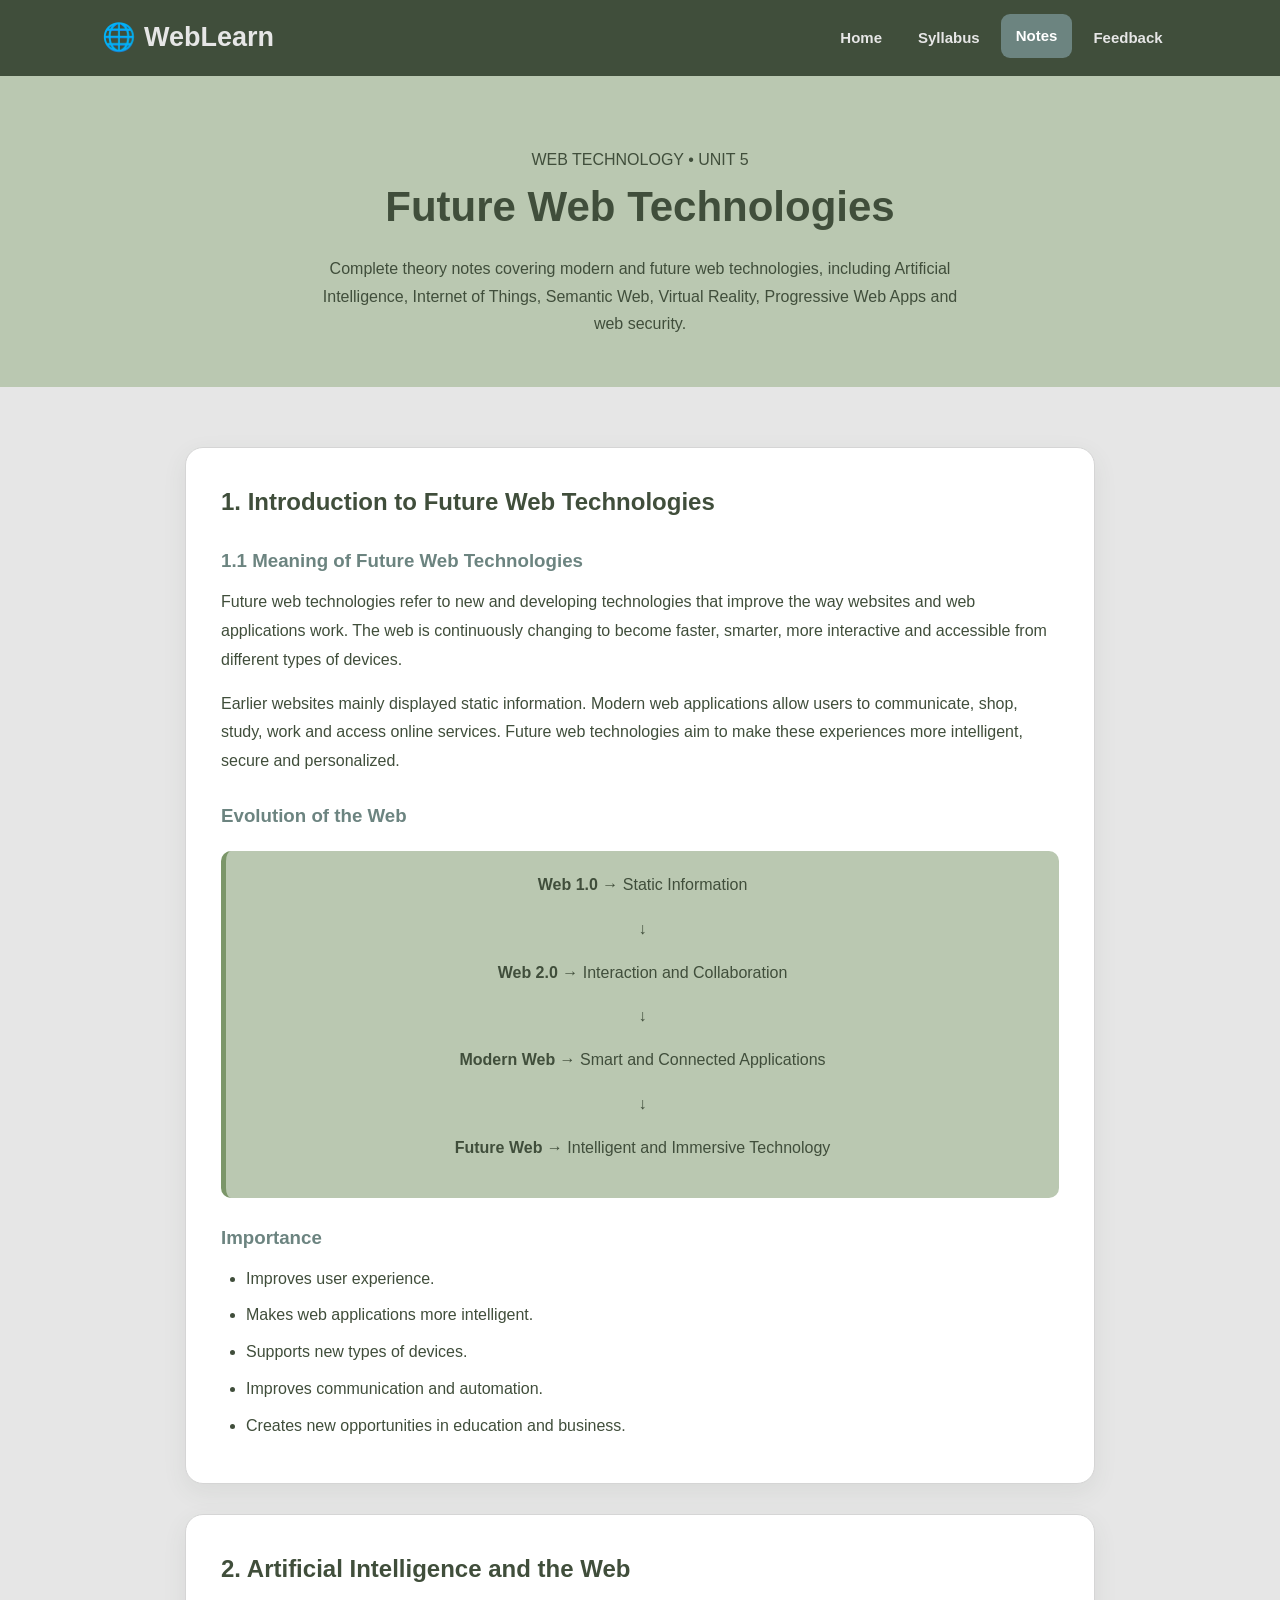
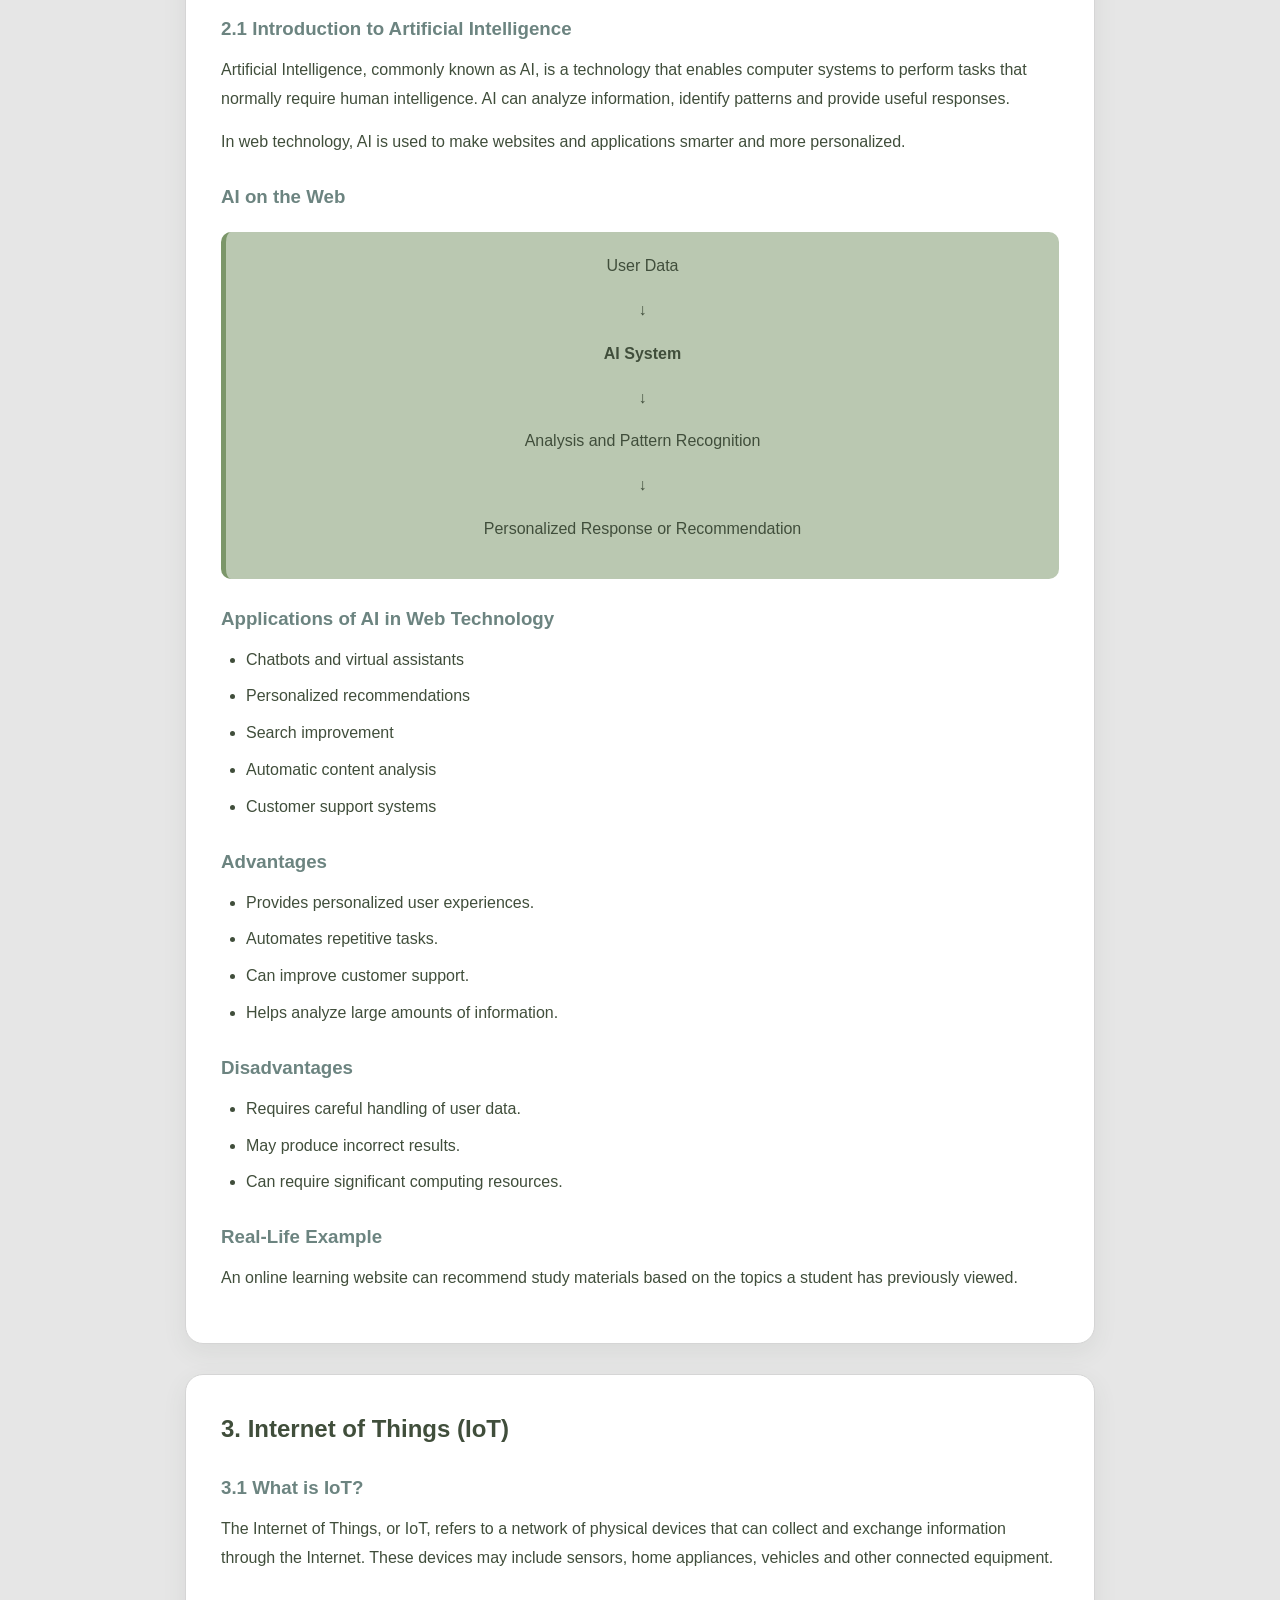
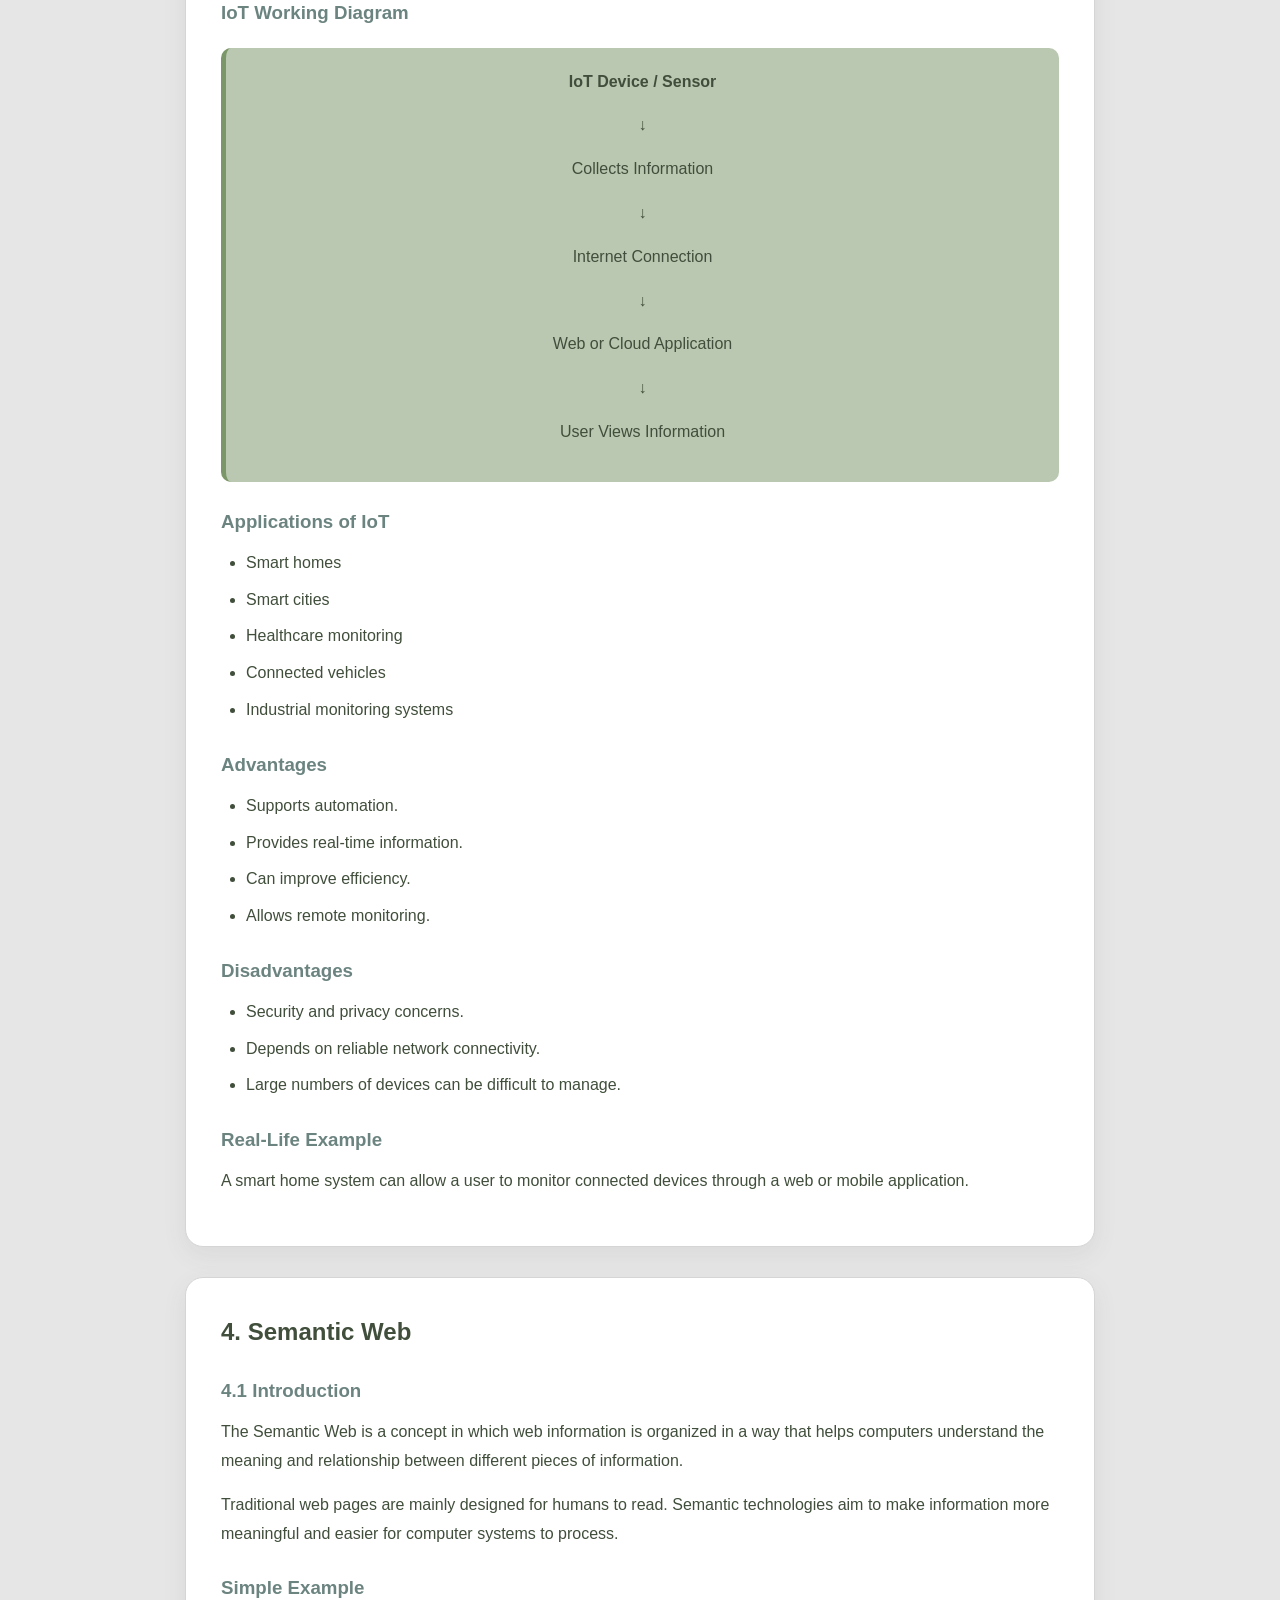
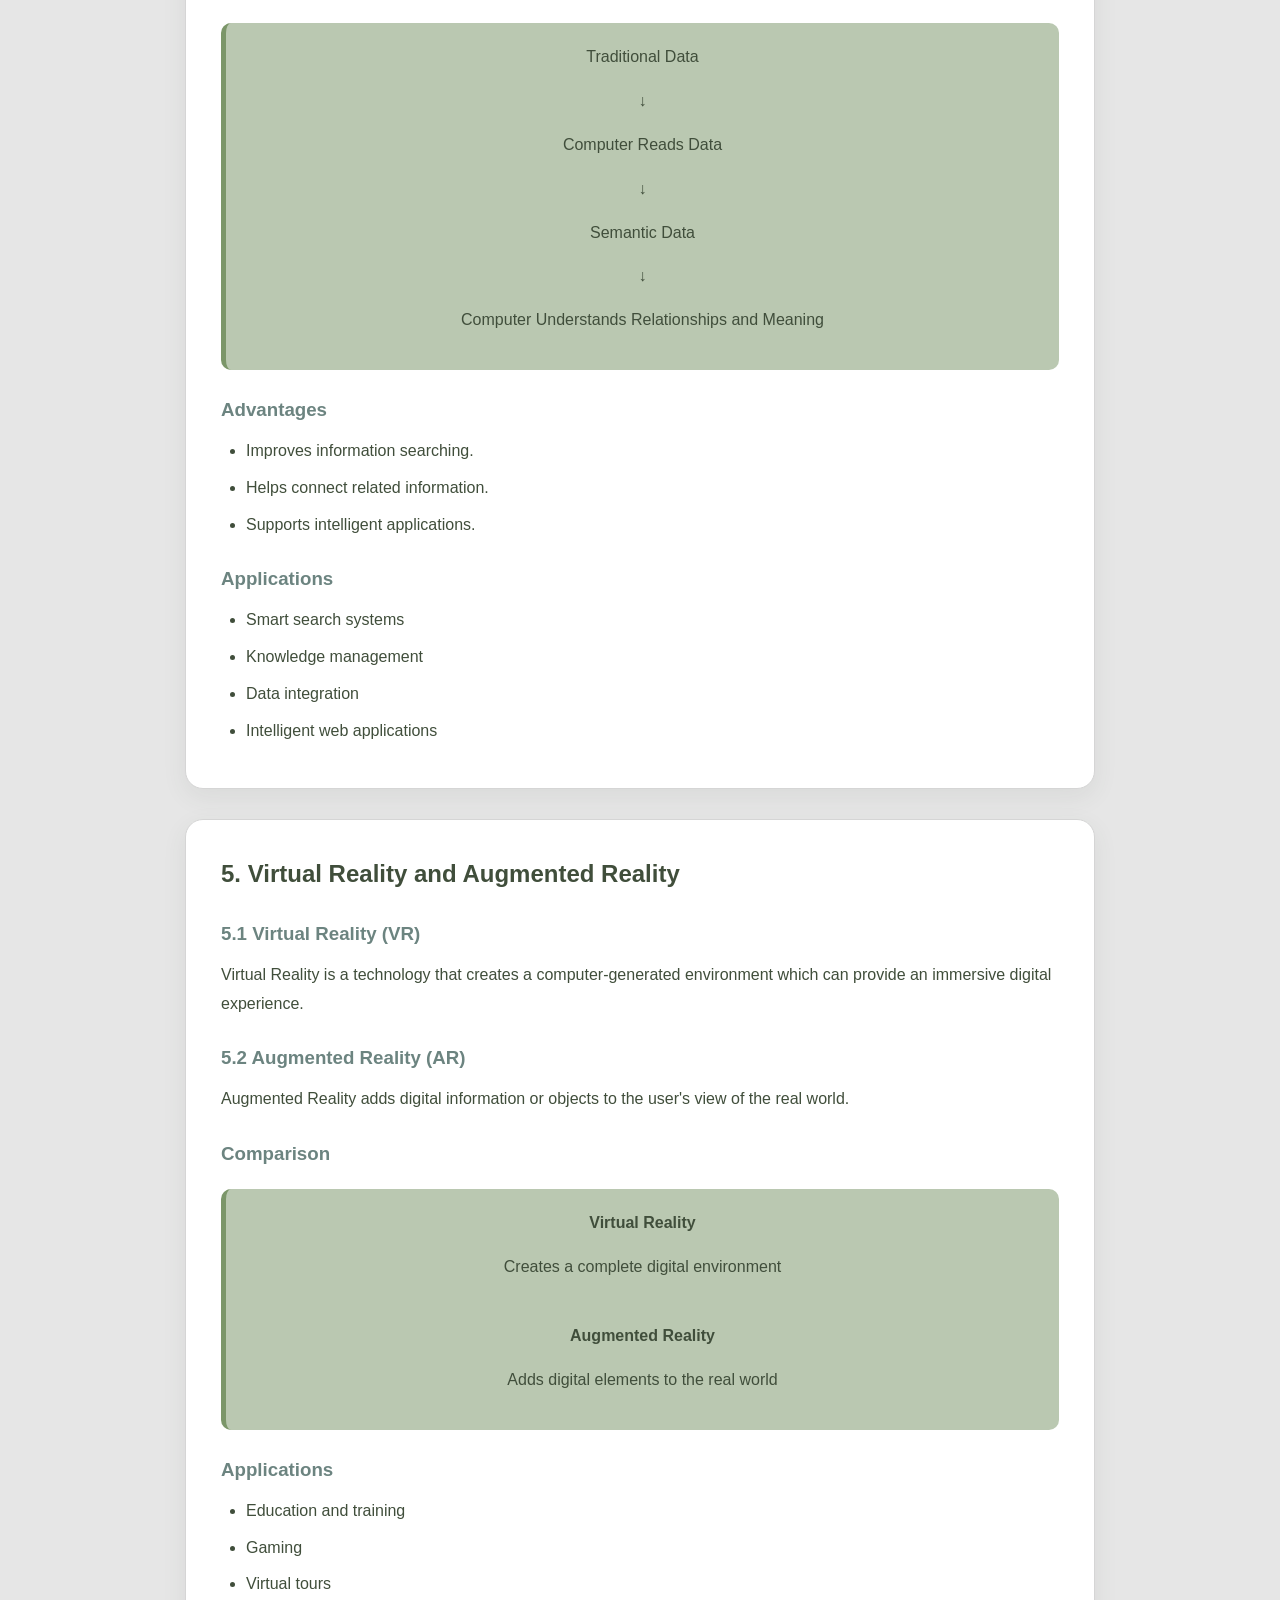
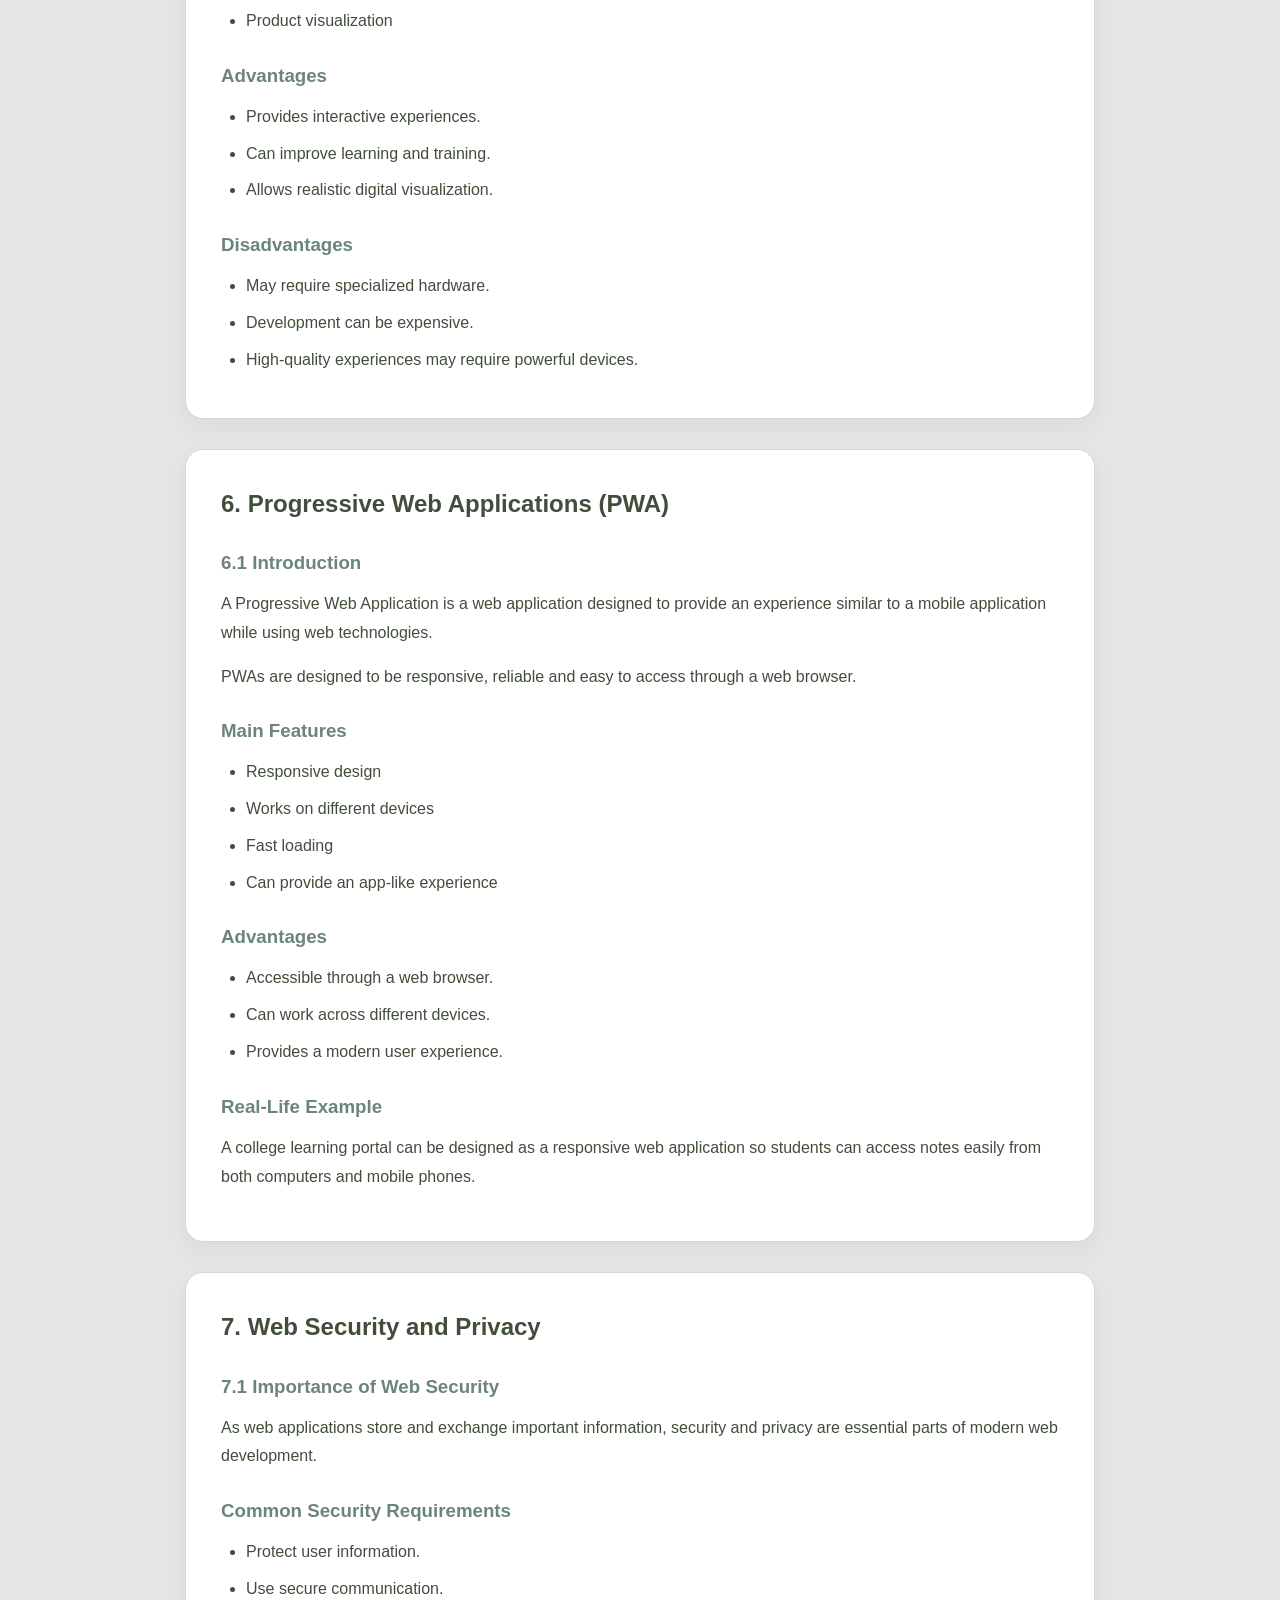
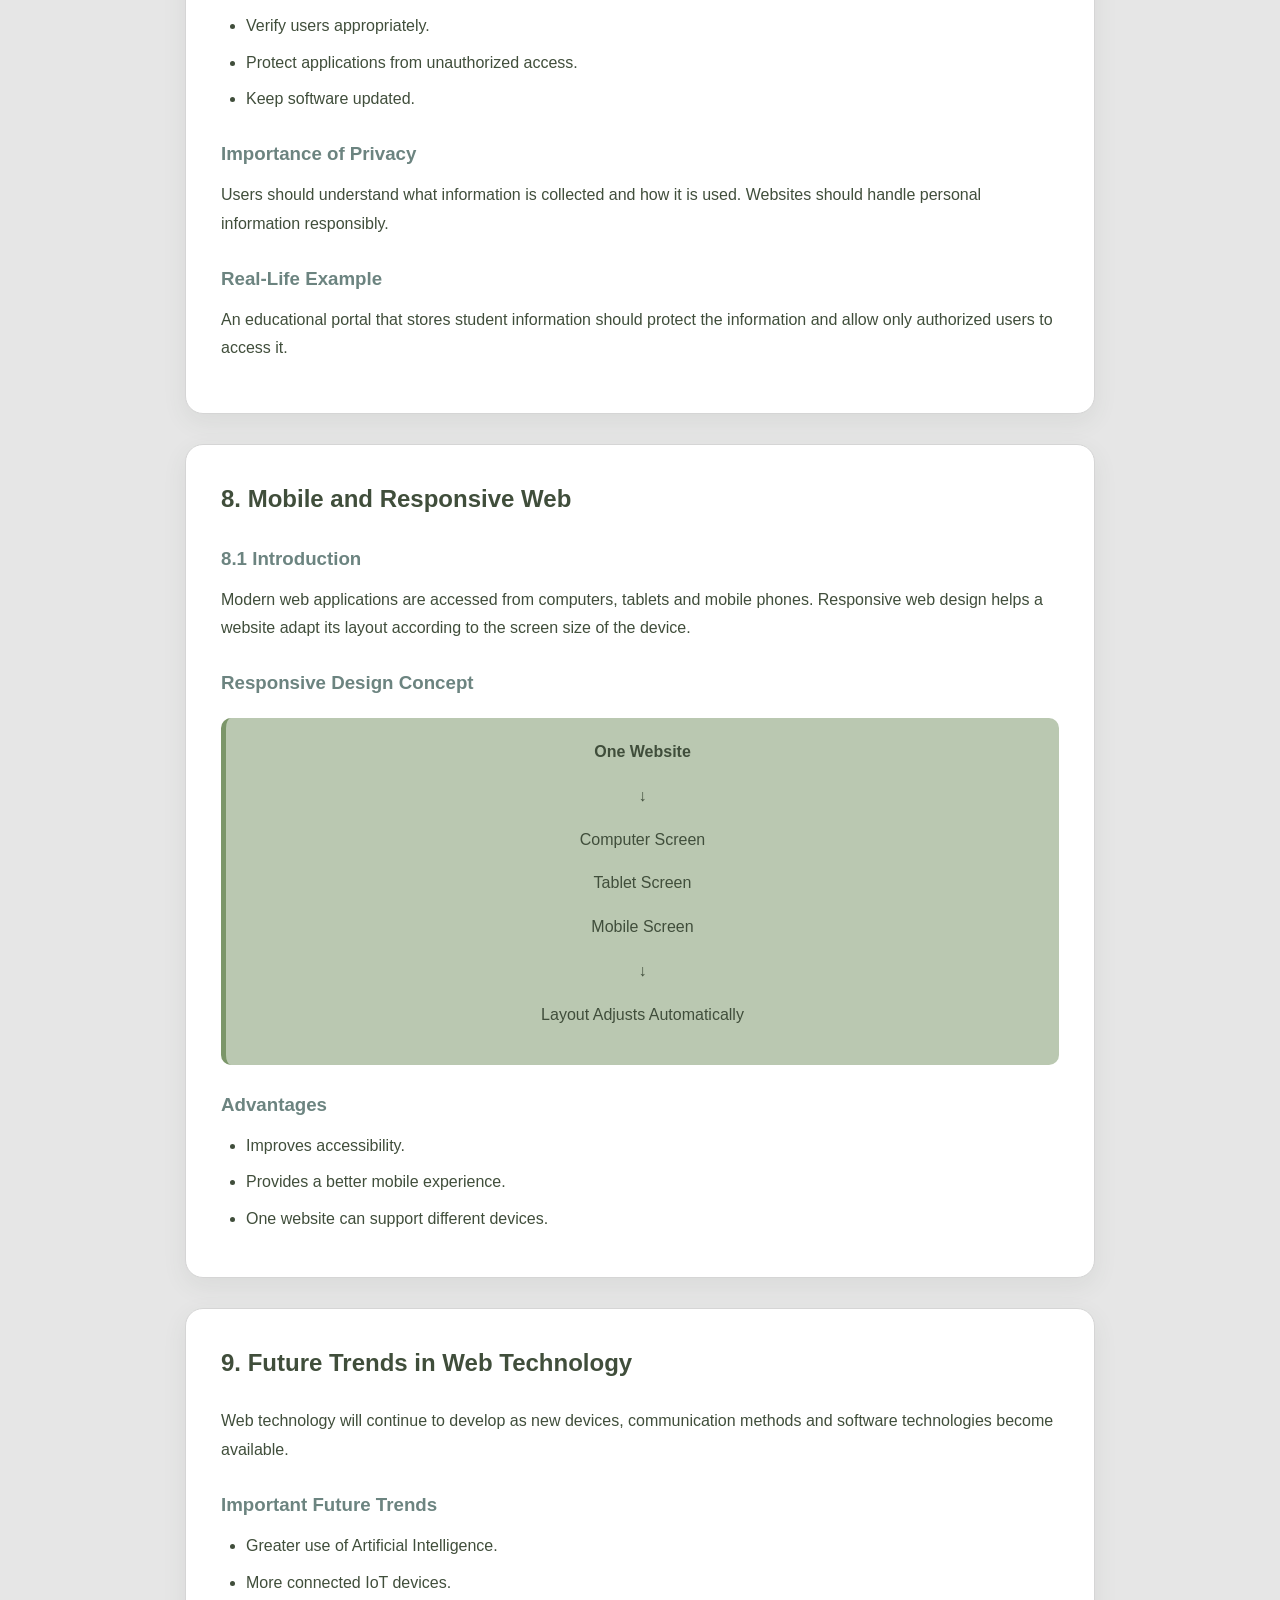
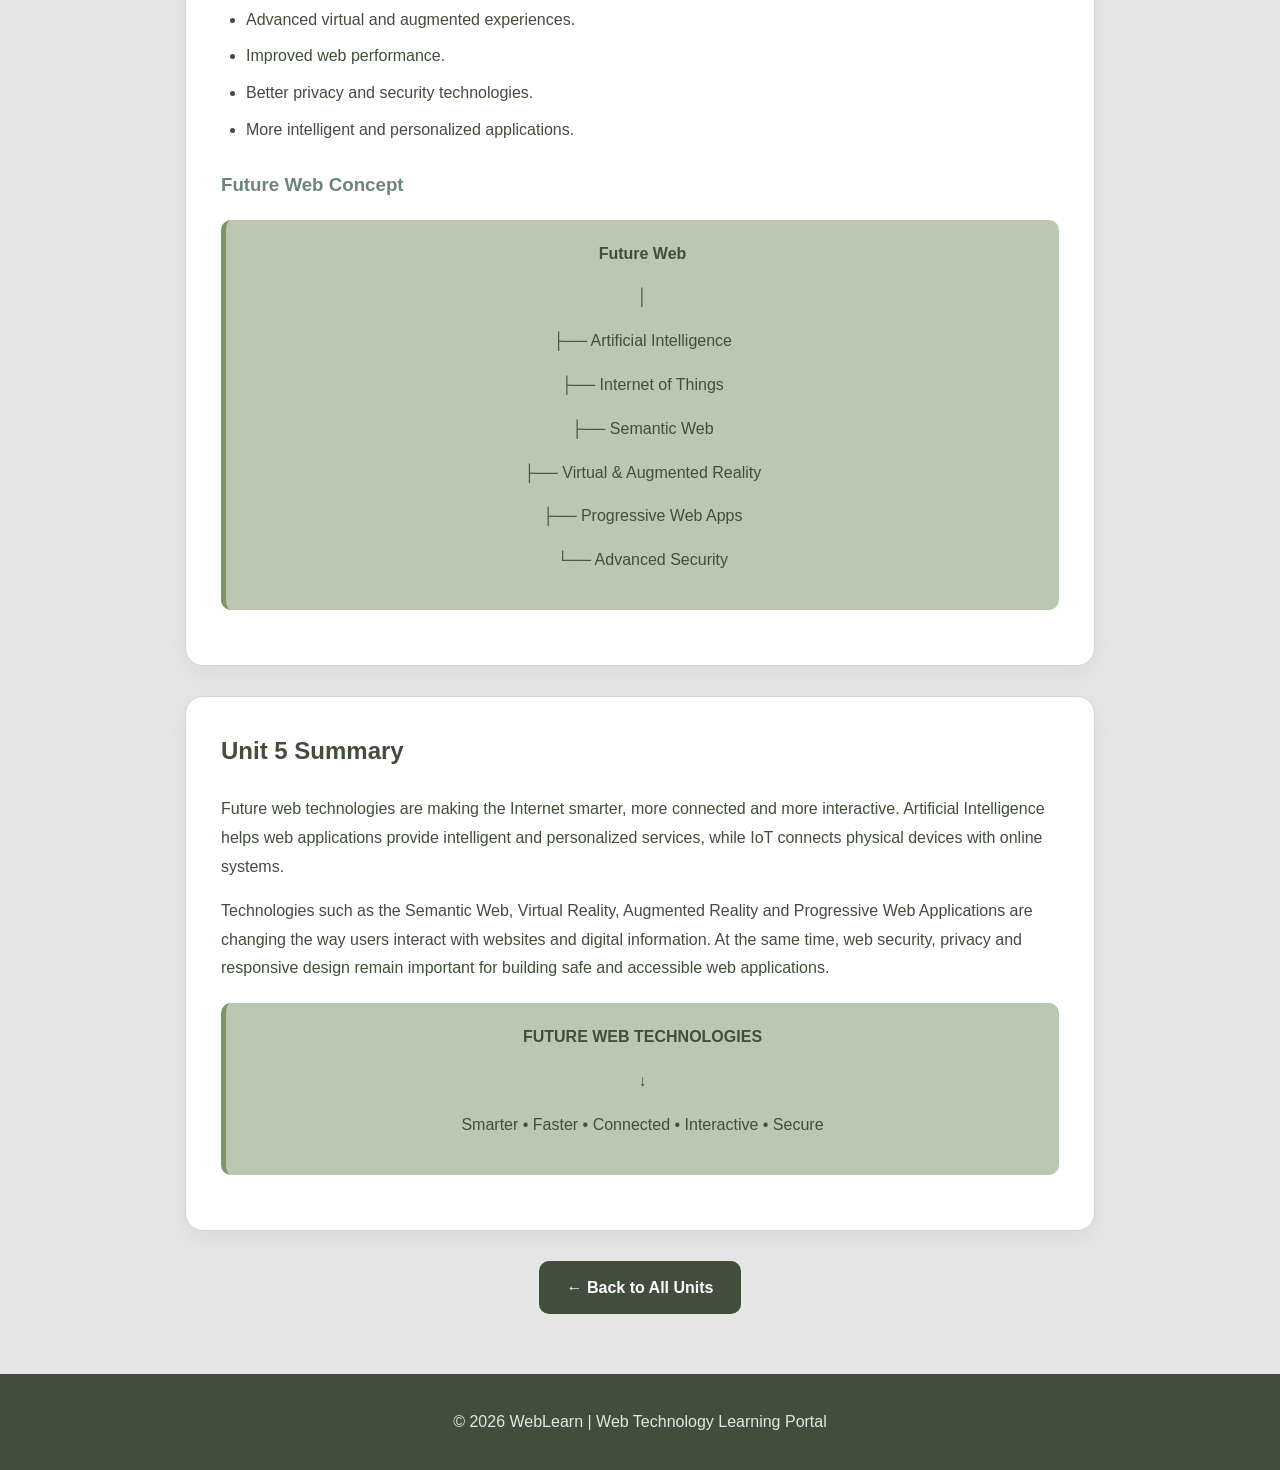
<file: unit5.html>
<!DOCTYPE html>
<html lang="en">

<head>
    <meta charset="UTF-8">
    <meta name="viewport" content="width=device-width, initial-scale=1.0">

    <title>Unit 5 Notes | WebLearn</title>

    <link rel="stylesheet" href="style.css">
</head>

<body>

    <!-- Navigation -->
    <nav>
        <div class="logo">🌐 WebLearn</div>

        <ul>
            <li><a href="index.html">Home</a></li>
            <li><a href="syllabus.html">Syllabus</a></li>
            <li><a href="notes.html" class="active">Notes</a></li>
            <li><a href="#">Feedback</a></li>
        </ul>
    </nav>


    <!-- Header -->
    <section class="notes-header">

        <p class="small-title">WEB TECHNOLOGY • UNIT 5</p>

        <h1>Future Web Technologies</h1>

        <p>
            Complete theory notes covering modern and future web technologies,
            including Artificial Intelligence, Internet of Things, Semantic Web,
            Virtual Reality, Progressive Web Apps and web security.
        </p>

    </section>


    <main class="unit-notes">


        <!-- TOPIC 1 -->
        <article class="topic-card">

            <h2>1. Introduction to Future Web Technologies</h2>

            <h3>1.1 Meaning of Future Web Technologies</h3>

            <p>
                Future web technologies refer to new and developing technologies
                that improve the way websites and web applications work. The
                web is continuously changing to become faster, smarter, more
                interactive and accessible from different types of devices.
            </p>

            <p>
                Earlier websites mainly displayed static information. Modern web
                applications allow users to communicate, shop, study, work and
                access online services. Future web technologies aim to make
                these experiences more intelligent, secure and personalized.
            </p>

            <h3>Evolution of the Web</h3>

            <div class="diagram">
                <p><strong>Web 1.0</strong> → Static Information</p>
                <p>↓</p>
                <p><strong>Web 2.0</strong> → Interaction and Collaboration</p>
                <p>↓</p>
                <p><strong>Modern Web</strong> → Smart and Connected Applications</p>
                <p>↓</p>
                <p><strong>Future Web</strong> → Intelligent and Immersive Technology</p>
            </div>

            <h3>Importance</h3>

            <ul>
                <li>Improves user experience.</li>
                <li>Makes web applications more intelligent.</li>
                <li>Supports new types of devices.</li>
                <li>Improves communication and automation.</li>
                <li>Creates new opportunities in education and business.</li>
            </ul>

        </article>


        <!-- TOPIC 2 -->
        <article class="topic-card">

            <h2>2. Artificial Intelligence and the Web</h2>

            <h3>2.1 Introduction to Artificial Intelligence</h3>

            <p>
                Artificial Intelligence, commonly known as AI, is a technology
                that enables computer systems to perform tasks that normally
                require human intelligence. AI can analyze information, identify
                patterns and provide useful responses.
            </p>

            <p>
                In web technology, AI is used to make websites and applications
                smarter and more personalized.
            </p>

            <h3>AI on the Web</h3>

            <div class="diagram">
                <p>User Data</p>
                <p>↓</p>
                <p><strong>AI System</strong></p>
                <p>↓</p>
                <p>Analysis and Pattern Recognition</p>
                <p>↓</p>
                <p>Personalized Response or Recommendation</p>
            </div>

            <h3>Applications of AI in Web Technology</h3>

            <ul>
                <li>Chatbots and virtual assistants</li>
                <li>Personalized recommendations</li>
                <li>Search improvement</li>
                <li>Automatic content analysis</li>
                <li>Customer support systems</li>
            </ul>

            <h3>Advantages</h3>

            <ul>
                <li>Provides personalized user experiences.</li>
                <li>Automates repetitive tasks.</li>
                <li>Can improve customer support.</li>
                <li>Helps analyze large amounts of information.</li>
            </ul>

            <h3>Disadvantages</h3>

            <ul>
                <li>Requires careful handling of user data.</li>
                <li>May produce incorrect results.</li>
                <li>Can require significant computing resources.</li>
            </ul>

            <h3>Real-Life Example</h3>

            <p>
                An online learning website can recommend study materials based
                on the topics a student has previously viewed.
            </p>

        </article>


        <!-- TOPIC 3 -->
        <article class="topic-card">

            <h2>3. Internet of Things (IoT)</h2>

            <h3>3.1 What is IoT?</h3>

            <p>
                The Internet of Things, or IoT, refers to a network of physical
                devices that can collect and exchange information through the
                Internet. These devices may include sensors, home appliances,
                vehicles and other connected equipment.
            </p>

            <h3>IoT Working Diagram</h3>

            <div class="diagram">
                <p><strong>IoT Device / Sensor</strong></p>
                <p>↓</p>
                <p>Collects Information</p>
                <p>↓</p>
                <p>Internet Connection</p>
                <p>↓</p>
                <p>Web or Cloud Application</p>
                <p>↓</p>
                <p>User Views Information</p>
            </div>

            <h3>Applications of IoT</h3>

            <ul>
                <li>Smart homes</li>
                <li>Smart cities</li>
                <li>Healthcare monitoring</li>
                <li>Connected vehicles</li>
                <li>Industrial monitoring systems</li>
            </ul>

            <h3>Advantages</h3>

            <ul>
                <li>Supports automation.</li>
                <li>Provides real-time information.</li>
                <li>Can improve efficiency.</li>
                <li>Allows remote monitoring.</li>
            </ul>

            <h3>Disadvantages</h3>

            <ul>
                <li>Security and privacy concerns.</li>
                <li>Depends on reliable network connectivity.</li>
                <li>Large numbers of devices can be difficult to manage.</li>
            </ul>

            <h3>Real-Life Example</h3>

            <p>
                A smart home system can allow a user to monitor connected
                devices through a web or mobile application.
            </p>

        </article>


        <!-- TOPIC 4 -->
        <article class="topic-card">

            <h2>4. Semantic Web</h2>

            <h3>4.1 Introduction</h3>

            <p>
                The Semantic Web is a concept in which web information is
                organized in a way that helps computers understand the meaning
                and relationship between different pieces of information.
            </p>

            <p>
                Traditional web pages are mainly designed for humans to read.
                Semantic technologies aim to make information more meaningful
                and easier for computer systems to process.
            </p>

            <h3>Simple Example</h3>

            <div class="diagram">
                <p>Traditional Data</p>
                <p>↓</p>
                <p>Computer Reads Data</p>
                <p>↓</p>
                <p>Semantic Data</p>
                <p>↓</p>
                <p>Computer Understands Relationships and Meaning</p>
            </div>

            <h3>Advantages</h3>

            <ul>
                <li>Improves information searching.</li>
                <li>Helps connect related information.</li>
                <li>Supports intelligent applications.</li>
            </ul>

            <h3>Applications</h3>

            <ul>
                <li>Smart search systems</li>
                <li>Knowledge management</li>
                <li>Data integration</li>
                <li>Intelligent web applications</li>
            </ul>

        </article>


        <!-- TOPIC 5 -->
        <article class="topic-card">

            <h2>5. Virtual Reality and Augmented Reality</h2>

            <h3>5.1 Virtual Reality (VR)</h3>

            <p>
                Virtual Reality is a technology that creates a computer-generated
                environment which can provide an immersive digital experience.
            </p>

            <h3>5.2 Augmented Reality (AR)</h3>

            <p>
                Augmented Reality adds digital information or objects to the
                user's view of the real world.
            </p>

            <h3>Comparison</h3>

            <div class="diagram">
                <p><strong>Virtual Reality</strong></p>
                <p>Creates a complete digital environment</p>

                <br>

                <p><strong>Augmented Reality</strong></p>
                <p>Adds digital elements to the real world</p>
            </div>

            <h3>Applications</h3>

            <ul>
                <li>Education and training</li>
                <li>Gaming</li>
                <li>Virtual tours</li>
                <li>Product visualization</li>
            </ul>

            <h3>Advantages</h3>

            <ul>
                <li>Provides interactive experiences.</li>
                <li>Can improve learning and training.</li>
                <li>Allows realistic digital visualization.</li>
            </ul>

            <h3>Disadvantages</h3>

            <ul>
                <li>May require specialized hardware.</li>
                <li>Development can be expensive.</li>
                <li>High-quality experiences may require powerful devices.</li>
            </ul>

        </article>


        <!-- TOPIC 6 -->
        <article class="topic-card">

            <h2>6. Progressive Web Applications (PWA)</h2>

            <h3>6.1 Introduction</h3>

            <p>
                A Progressive Web Application is a web application designed to
                provide an experience similar to a mobile application while
                using web technologies.
            </p>

            <p>
                PWAs are designed to be responsive, reliable and easy to
                access through a web browser.
            </p>

            <h3>Main Features</h3>

            <ul>
                <li>Responsive design</li>
                <li>Works on different devices</li>
                <li>Fast loading</li>
                <li>Can provide an app-like experience</li>
            </ul>

            <h3>Advantages</h3>

            <ul>
                <li>Accessible through a web browser.</li>
                <li>Can work across different devices.</li>
                <li>Provides a modern user experience.</li>
            </ul>

            <h3>Real-Life Example</h3>

            <p>
                A college learning portal can be designed as a responsive web
                application so students can access notes easily from both
                computers and mobile phones.
            </p>

        </article>


        <!-- TOPIC 7 -->
        <article class="topic-card">

            <h2>7. Web Security and Privacy</h2>

            <h3>7.1 Importance of Web Security</h3>

            <p>
                As web applications store and exchange important information,
                security and privacy are essential parts of modern web
                development.
            </p>

            <h3>Common Security Requirements</h3>

            <ul>
                <li>Protect user information.</li>
                <li>Use secure communication.</li>
                <li>Verify users appropriately.</li>
                <li>Protect applications from unauthorized access.</li>
                <li>Keep software updated.</li>
            </ul>

            <h3>Importance of Privacy</h3>

            <p>
                Users should understand what information is collected and how
                it is used. Websites should handle personal information
                responsibly.
            </p>

            <h3>Real-Life Example</h3>

            <p>
                An educational portal that stores student information should
                protect the information and allow only authorized users to
                access it.
            </p>

        </article>


        <!-- TOPIC 8 -->
        <article class="topic-card">

            <h2>8. Mobile and Responsive Web</h2>

            <h3>8.1 Introduction</h3>

            <p>
                Modern web applications are accessed from computers, tablets
                and mobile phones. Responsive web design helps a website adapt
                its layout according to the screen size of the device.
            </p>

            <h3>Responsive Design Concept</h3>

            <div class="diagram">
                <p><strong>One Website</strong></p>
                <p>↓</p>
                <p>Computer Screen</p>
                <p>Tablet Screen</p>
                <p>Mobile Screen</p>
                <p>↓</p>
                <p>Layout Adjusts Automatically</p>
            </div>

            <h3>Advantages</h3>

            <ul>
                <li>Improves accessibility.</li>
                <li>Provides a better mobile experience.</li>
                <li>One website can support different devices.</li>
            </ul>

        </article>


        <!-- TOPIC 9 -->
        <article class="topic-card">

            <h2>9. Future Trends in Web Technology</h2>

            <p>
                Web technology will continue to develop as new devices,
                communication methods and software technologies become
                available.
            </p>

            <h3>Important Future Trends</h3>

            <ul>
                <li>Greater use of Artificial Intelligence.</li>
                <li>More connected IoT devices.</li>
                <li>Advanced virtual and augmented experiences.</li>
                <li>Improved web performance.</li>
                <li>Better privacy and security technologies.</li>
                <li>More intelligent and personalized applications.</li>
            </ul>

            <h3>Future Web Concept</h3>

            <div class="diagram">
                <p><strong>Future Web</strong></p>
                <p>│</p>
                <p>├── Artificial Intelligence</p>
                <p>├── Internet of Things</p>
                <p>├── Semantic Web</p>
                <p>├── Virtual & Augmented Reality</p>
                <p>├── Progressive Web Apps</p>
                <p>└── Advanced Security</p>
            </div>

        </article>


        <!-- UNIT SUMMARY -->
        <article class="topic-card">

            <h2>Unit 5 Summary</h2>

            <p>
                Future web technologies are making the Internet smarter, more
                connected and more interactive. Artificial Intelligence helps
                web applications provide intelligent and personalized services,
                while IoT connects physical devices with online systems.
            </p>

            <p>
                Technologies such as the Semantic Web, Virtual Reality,
                Augmented Reality and Progressive Web Applications are changing
                the way users interact with websites and digital information.
                At the same time, web security, privacy and responsive design
                remain important for building safe and accessible web
                applications.
            </p>

            <div class="diagram">
                <p><strong>FUTURE WEB TECHNOLOGIES</strong></p>
                <p>↓</p>
                <p>Smarter • Faster • Connected • Interactive • Secure</p>
            </div>

        </article>


        <!-- Back Button -->
        <div class="back-section">

            <a href="notes.html" class="back-button">
                ← Back to All Units
            </a>

        </div>

    </main>


    <!-- Footer -->
    <footer>
        <p>© 2026 WebLearn | Web Technology Learning Portal</p>
    </footer>

</body>

</html>
</file>
<file: style.css>
/* =========================================
   WEBLEARN - JADE PEBBLE MORNING THEME
========================================= */

/* ---------- BASIC RESET ---------- */

* {
    margin: 0;
    padding: 0;
    box-sizing: border-box;
    font-family: Arial, sans-serif;
}

html {
    scroll-behavior: smooth;
}

body {
    background: #E6E6E6;
    color: #404E3B;
    min-height: 100vh;
    line-height: 1.6;
}


/* =========================================
   NAVIGATION BAR
========================================= */

nav {
    display: flex;
    justify-content: space-between;
    align-items: center;
    padding: 16px 8%;
    background: #404E3B;
    box-shadow: 0 4px 18px rgba(64, 78, 59, 0.30);
}

.logo {
    font-size: 27px;
    font-weight: 800;
    color: #E6E6E6;
}

.logo span {
    color: #BAC8B1;
}

nav ul {
    display: flex;
    align-items: center;
    flex-wrap: wrap;
    list-style: none;
    gap: 6px;
}

nav ul li a {
    display: block;
    text-decoration: none;
    color: #E6E6E6;
    font-size: 15px;
    font-weight: 600;
    padding: 10px 15px;
    border-radius: 9px;
    transition: all 0.3s ease;
}

nav ul li a:hover,
nav ul li a.active {
    background: #6C8480;
    color: white;
    transform: translateY(-2px);
}


/* ---------- LOGOUT BUTTON ---------- */

.logout-btn {
    border: none;
    background: #7B9669;
    color: #FFFFFF;
    padding: 10px 18px;
    border-radius: 9px;
    font-size: 15px;
    font-weight: 700;
    cursor: pointer;
    transition: all 0.3s ease;
}

.logout-btn:hover {
    background: #6C8480;
    transform: translateY(-3px) scale(1.04);
    box-shadow: 0 8px 18px rgba(123, 150, 105, 0.35);
}


/* =========================================
   GENERAL BUTTONS
========================================= */

button {
    border: none;
    cursor: pointer;
    font-family: inherit;
    font-size: 16px;
    font-weight: 700;
    transition: all 0.3s ease;
}


/* =========================================
   HOME SECTION
========================================= */

.home {
    min-height: 520px;
    display: flex;
    align-items: center;
    justify-content: center;
    text-align: center;
    padding: 80px 20px;
    background: linear-gradient(135deg, #404E3B, #6C8480, #7B9669);
    color: white;
}

.home-content {
    max-width: 850px;
}

.welcome-text {
    display: inline-block;
    padding: 9px 20px;
    margin-bottom: 22px;
    border-radius: 30px;
    background: rgba(230, 230, 230, 0.15);
    border: 1px solid rgba(230, 230, 230, 0.25);
    color: #E6E6E6;
    font-size: 13px;
    font-weight: bold;
    letter-spacing: 1px;
}

.home h1 {
    font-size: 50px;
    margin-bottom: 20px;
    line-height: 1.2;
}

.home h1 span {
    color: #BAC8B1;
}

.home-description {
    max-width: 720px;
    margin: auto;
    color: #E6E6E6;
    font-size: 18px;
    line-height: 1.8;
}


/* ---------- HOME BUTTONS ---------- */

.home-buttons {
    display: flex;
    justify-content: center;
    flex-wrap: wrap;
    gap: 16px;
    margin-top: 34px;
}

.primary-btn,
.secondary-btn {
    min-width: 190px;
    padding: 15px 30px;
    border-radius: 12px;
    letter-spacing: 0.2px;
}


/* Primary Button */

.primary-btn {
    background: #BAC8B1;
    color: #404E3B;
    box-shadow: 0 7px 20px rgba(0, 0, 0, 0.15);
}

.primary-btn:hover {
    background: #E6E6E6;
    color: #404E3B;
    transform: translateY(-5px) scale(1.04);
    box-shadow: 0 15px 30px rgba(0, 0, 0, 0.25);
}


/* Secondary Button */

.secondary-btn {
    background: transparent;
    color: #FFFFFF;
    border: 2px solid #BAC8B1;
}

.secondary-btn:hover {
    background: #BAC8B1;
    color: #404E3B;
    transform: translateY(-5px) scale(1.04);
    box-shadow: 0 15px 30px rgba(0, 0, 0, 0.20);
}


/* =========================================
   FEATURES SECTION
========================================= */

.features {
    padding: 80px 8%;
    text-align: center;
    background: #E6E6E6;
}

.section-heading {
    max-width: 750px;
    margin: 0 auto 45px;
}

.section-tag {
    color: #6C8480;
    font-size: 13px;
    font-weight: bold;
    letter-spacing: 1.5px;
}

.section-heading h2,
.features h2 {
    font-size: 36px;
    color: #404E3B;
    margin: 10px 0 15px;
}

.section-description,
.section-heading > span {
    display: block;
    color: #6C8480;
    font-size: 16px;
    line-height: 1.7;
}


/* ---------- FEATURE CARDS ---------- */

.card-container {
    max-width: 1200px;
    margin: auto;
    display: grid;
    grid-template-columns: repeat(auto-fit, minmax(240px, 1fr));
    gap: 24px;
}

.card {
    background: #FFFFFF;
    padding: 32px 25px;
    border-radius: 18px;
    border: 1px solid #D5D5D5;
    box-shadow: 0 7px 22px rgba(64, 78, 59, 0.10);
    transition: all 0.35s ease;
}

.card:hover {
    transform: translateY(-10px);
    border-color: #7B9669;
    box-shadow: 0 18px 35px rgba(64, 78, 59, 0.20);
}

.card-icon {
    font-size: 40px;
    margin-bottom: 15px;
}

.card h3 {
    color: #404E3B;
    font-size: 20px;
    margin-bottom: 12px;
}

.card p {
    color: #6C8480;
    line-height: 1.7;
    margin-bottom: 18px;
}

.card a {
    color: #404E3B;
    font-weight: bold;
    text-decoration: none;
    transition: all 0.3s ease;
}

.card a:hover {
    color: #7B9669;
    padding-left: 5px;
}


/* =========================================
   NOTES PAGE
========================================= */

.notes-header {
    text-align: center;
    padding: 70px 20px 50px;
    background: #BAC8B1;
}

.notes-header h1 {
    font-size: 42px;
    color: #404E3B;
    margin-bottom: 15px;
}

.notes-header p {
    color: #404E3B;
    max-width: 650px;
    margin: auto;
    line-height: 1.7;
}

.notes-page {
    max-width: 1100px;
    margin: auto;
    padding: 60px 20px;
}

.notes-grid {
    display: grid;
    grid-template-columns: repeat(auto-fit, minmax(270px, 1fr));
    gap: 25px;
}

.note-card {
    display: block;
    background: white;
    padding: 30px;
    border-radius: 16px;
    border: 1px solid #D5D5D5;
    text-decoration: none;
    box-shadow: 0 7px 20px rgba(64, 78, 59, 0.08);
    transition: all 0.35s ease;
}

.note-card:hover {
    transform: translateY(-8px);
    border-color: #7B9669;
    box-shadow: 0 16px 32px rgba(64, 78, 59, 0.18);
}

.note-number {
    width: 58px;
    height: 58px;
    background: #7B9669;
    color: white;
    border-radius: 15px;
    display: flex;
    align-items: center;
    justify-content: center;
    font-weight: bold;
    margin-bottom: 20px;
}

.note-card h2 {
    color: #404E3B;
    margin-bottom: 10px;
}

.note-card p {
    color: #6C8480;
    line-height: 1.6;
    margin-bottom: 20px;
}

.note-card span {
    color: #7B9669;
    font-weight: bold;
}


/* =========================================
   UNIT NOTES PAGE
========================================= */

.unit-notes {
    max-width: 950px;
    margin: auto;
    padding: 60px 20px;
}

.topic-card {
    background: white;
    padding: 35px;
    margin-bottom: 30px;
    border-radius: 18px;
    border: 1px solid #D5D5D5;
    box-shadow: 0 8px 25px rgba(64, 78, 59, 0.08);
}

.topic-card h2 {
    color: #404E3B;
    margin-bottom: 25px;
}

.topic-card h3 {
    color: #6C8480;
    margin: 25px 0 12px;
}

.topic-card p,
.topic-card li {
    color: #404E3B;
    line-height: 1.8;
}

.topic-card p {
    margin-bottom: 15px;
}

.topic-card ul {
    padding-left: 25px;
}

.topic-card li {
    margin-bottom: 8px;
}

.topic-card pre {
    background: #404E3B;
    color: #E6E6E6;
    padding: 20px;
    border-radius: 12px;
    margin: 18px 0;
    overflow-x: auto;
}

.diagram {
    background: #BAC8B1;
    border-left: 5px solid #7B9669;
    padding: 20px;
    margin: 20px 0;
    border-radius: 10px;
    text-align: center;
}


/* ---------- BACK BUTTON ---------- */

.back-section {
    text-align: center;
    margin-top: 30px;
}

.back-button {
    display: inline-block;
    padding: 14px 28px;
    border-radius: 10px;
    background: #404E3B;
    color: white;
    font-weight: bold;
    text-decoration: none;
    transition: all 0.3s ease;
}

.back-button:hover {
    background: #6C8480;
    transform: translateY(-4px);
    box-shadow: 0 10px 22px rgba(64, 78, 59, 0.25);
}


/* =========================================
   LOGIN PAGE
========================================= */

.student-page {
    min-height: calc(100vh - 70px);
    display: flex;
    justify-content: center;
    align-items: center;
    padding: 50px 20px;
    background: linear-gradient(135deg, #BAC8B1, #E6E6E6);
}

.student-box {
    width: 100%;
    max-width: 500px;
    background: white;
    padding: 40px;
    border-radius: 20px;
    box-shadow: 0 18px 45px rgba(64, 78, 59, 0.18);
}

.student-icon {
    font-size: 52px;
    text-align: center;
    margin-bottom: 12px;
}

.student-box h1 {
    text-align: center;
    color: #404E3B;
    margin-bottom: 10px;
}

.student-text {
    text-align: center;
    color: #6C8480;
    margin-bottom: 30px;
}

.input-group {
    margin-bottom: 19px;
}

.input-group label {
    display: block;
    color: #404E3B;
    font-weight: bold;
    margin-bottom: 8px;
}

.input-group input,
.form-group select,
.form-group textarea {
    width: 100%;
    padding: 13px;
    border: 1px solid #BAC8B1;
    border-radius: 10px;
    font-size: 15px;
    transition: all 0.3s ease;
}

.input-group input:focus,
.form-group select:focus,
.form-group textarea:focus {
    outline: none;
    border-color: #7B9669;
    box-shadow: 0 0 0 4px rgba(123, 150, 105, 0.15);
}

.continue-btn {
    width: 100%;
    padding: 15px;
    border-radius: 12px;
    background: #404E3B;
    color: white;
}

.continue-btn:hover {
    background: #6C8480;
    transform: translateY(-4px);
    box-shadow: 0 12px 25px rgba(64, 78, 59, 0.25);
}


/* =========================================
   FEEDBACK PAGE
========================================= */

.feedback-header,
.quiz-header {
    text-align: center;
    padding: 65px 20px 35px;
    background: #BAC8B1;
}

.feedback-header h1,
.quiz-header h1 {
    color: #404E3B;
    font-size: 38px;
    margin-bottom: 12px;
}

.feedback-header p,
.quiz-header p {
    color: #404E3B;
}

.feedback-page,
.quiz-page {
    padding: 40px 20px 70px;
}

.feedback-container {
    max-width: 700px;
    margin: auto;
    background: white;
    padding: 35px;
    border-radius: 18px;
    box-shadow: 0 10px 30px rgba(64, 78, 59, 0.10);
}

.student-info {
    padding: 20px;
    margin-bottom: 30px;
    background: #E6E6E6;
    border-left: 4px solid #7B9669;
    border-radius: 10px;
}

.form-group {
    margin-bottom: 25px;
}

.form-group > label {
    display: block;
    font-weight: bold;
    color: #404E3B;
    margin-bottom: 10px;
}

.rating-options {
    display: flex;
    flex-wrap: wrap;
    gap: 10px;
}

.rating-options label {
    padding: 10px 13px;
    border: 1px solid #BAC8B1;
    border-radius: 10px;
    cursor: pointer;
    transition: all 0.3s ease;
}

.rating-options label:hover {
    background: #BAC8B1;
    transform: translateY(-3px);
}

.submit-feedback {
    width: 100%;
    padding: 15px;
    border-radius: 12px;
    background: #404E3B;
    color: white;
}

.submit-feedback:hover {
    background: #6C8480;
    transform: translateY(-4px);
}


/* =========================================
   QUIZ PAGE
========================================= */

.quiz-card-container {
    max-width: 1100px;
    margin: auto;
    display: grid;
    grid-template-columns: repeat(auto-fit, minmax(250px, 1fr));
    gap: 25px;
}

.quiz-card {
    background: white;
    padding: 28px;
    border-radius: 18px;
    border: 1px solid #D5D5D5;
    box-shadow: 0 8px 25px rgba(64, 78, 59, 0.08);
    transition: all 0.3s ease;
}

.quiz-card:hover {
    transform: translateY(-8px);
    border-color: #7B9669;
    box-shadow: 0 16px 32px rgba(64, 78, 59, 0.18);
}

.unit-selection {
    display: flex;
    justify-content: center;
    flex-wrap: wrap;
    gap: 15px;
    padding: 30px 20px;
}

.quiz-btn,
.unit-selection button,
#nextBtn {
    padding: 13px 24px;
    border-radius: 10px;
    background: #404E3B;
    color: white;
    font-weight: bold;
}

.quiz-btn:hover,
.unit-selection button:hover,
#nextBtn:hover {
    background: #6C8480;
    transform: translateY(-4px) scale(1.03);
    box-shadow: 0 10px 22px rgba(64, 78, 59, 0.25);
}

.quiz-area,
.result-area {
    max-width: 800px;
    margin: auto;
}

.question-box {
    background: white;
    padding: 28px;
    border-radius: 16px;
    margin-bottom: 20px;
    box-shadow: 0 8px 25px rgba(64, 78, 59, 0.08);
}

.option-label {
    display: block;
    padding: 13px;
    margin: 11px 0;
    border: 1px solid #BAC8B1;
    border-radius: 10px;
    cursor: pointer;
    transition: all 0.25s ease;
}

.option-label:hover {
    background: #BAC8B1;
    border-color: #7B9669;
    transform: translateX(5px);
}


/* =========================================
   FOOTER
========================================= */

footer {
    background: #404E3B;
    color: #E6E6E6;
    text-align: center;
    padding: 30px 20px;
}

footer h3 {
    color: white;
    margin-bottom: 8px;
}

footer h3 span {
    color: #BAC8B1;
}

footer p {
    margin: 5px 0;
}

.copyright {
    margin-top: 14px;
    font-size: 13px;
    color: #BAC8B1;
}


/* =========================================
   MOBILE RESPONSIVE
========================================= */

@media (max-width: 900px) {

    nav {
        flex-direction: column;
        gap: 12px;
        padding: 15px;
    }

    nav ul {
        justify-content: center;
    }

    .home h1 {
        font-size: 38px;
    }
}

@media (max-width: 600px) {

    .home {
        min-height: 450px;
        padding: 55px 20px;
    }

    .home h1 {
        font-size: 30px;
    }

    .home-description {
        font-size: 16px;
    }

    .home-buttons {
        flex-direction: column;
        align-items: center;
    }

    .primary-btn,
    .secondary-btn {
        width: 100%;
        max-width: 290px;
    }

    .features {
        padding: 55px 20px;
    }

    .section-heading h2 {
        font-size: 28px;
    }

    .student-box,
    .feedback-container {
        padding: 25px 20px;
    }

    .topic-card {
        padding: 25px 20px;
    }
}
</file>
